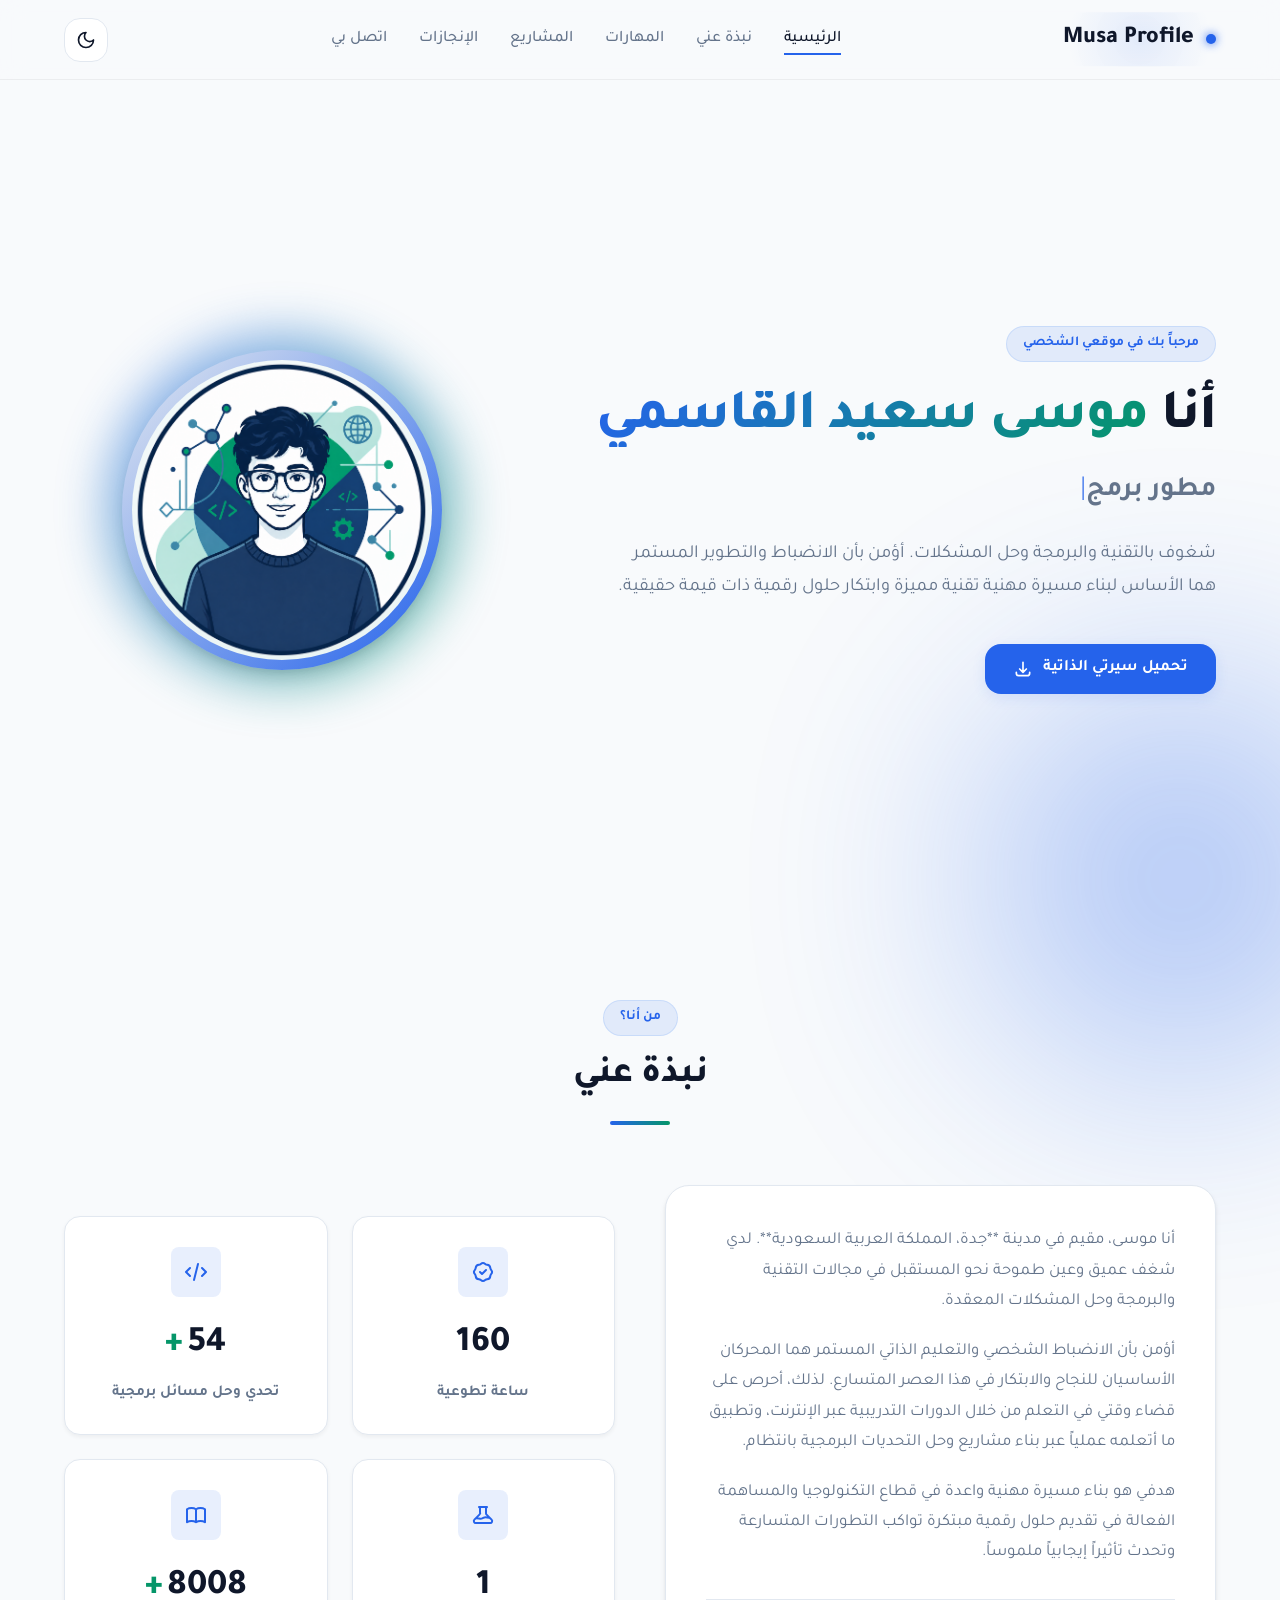
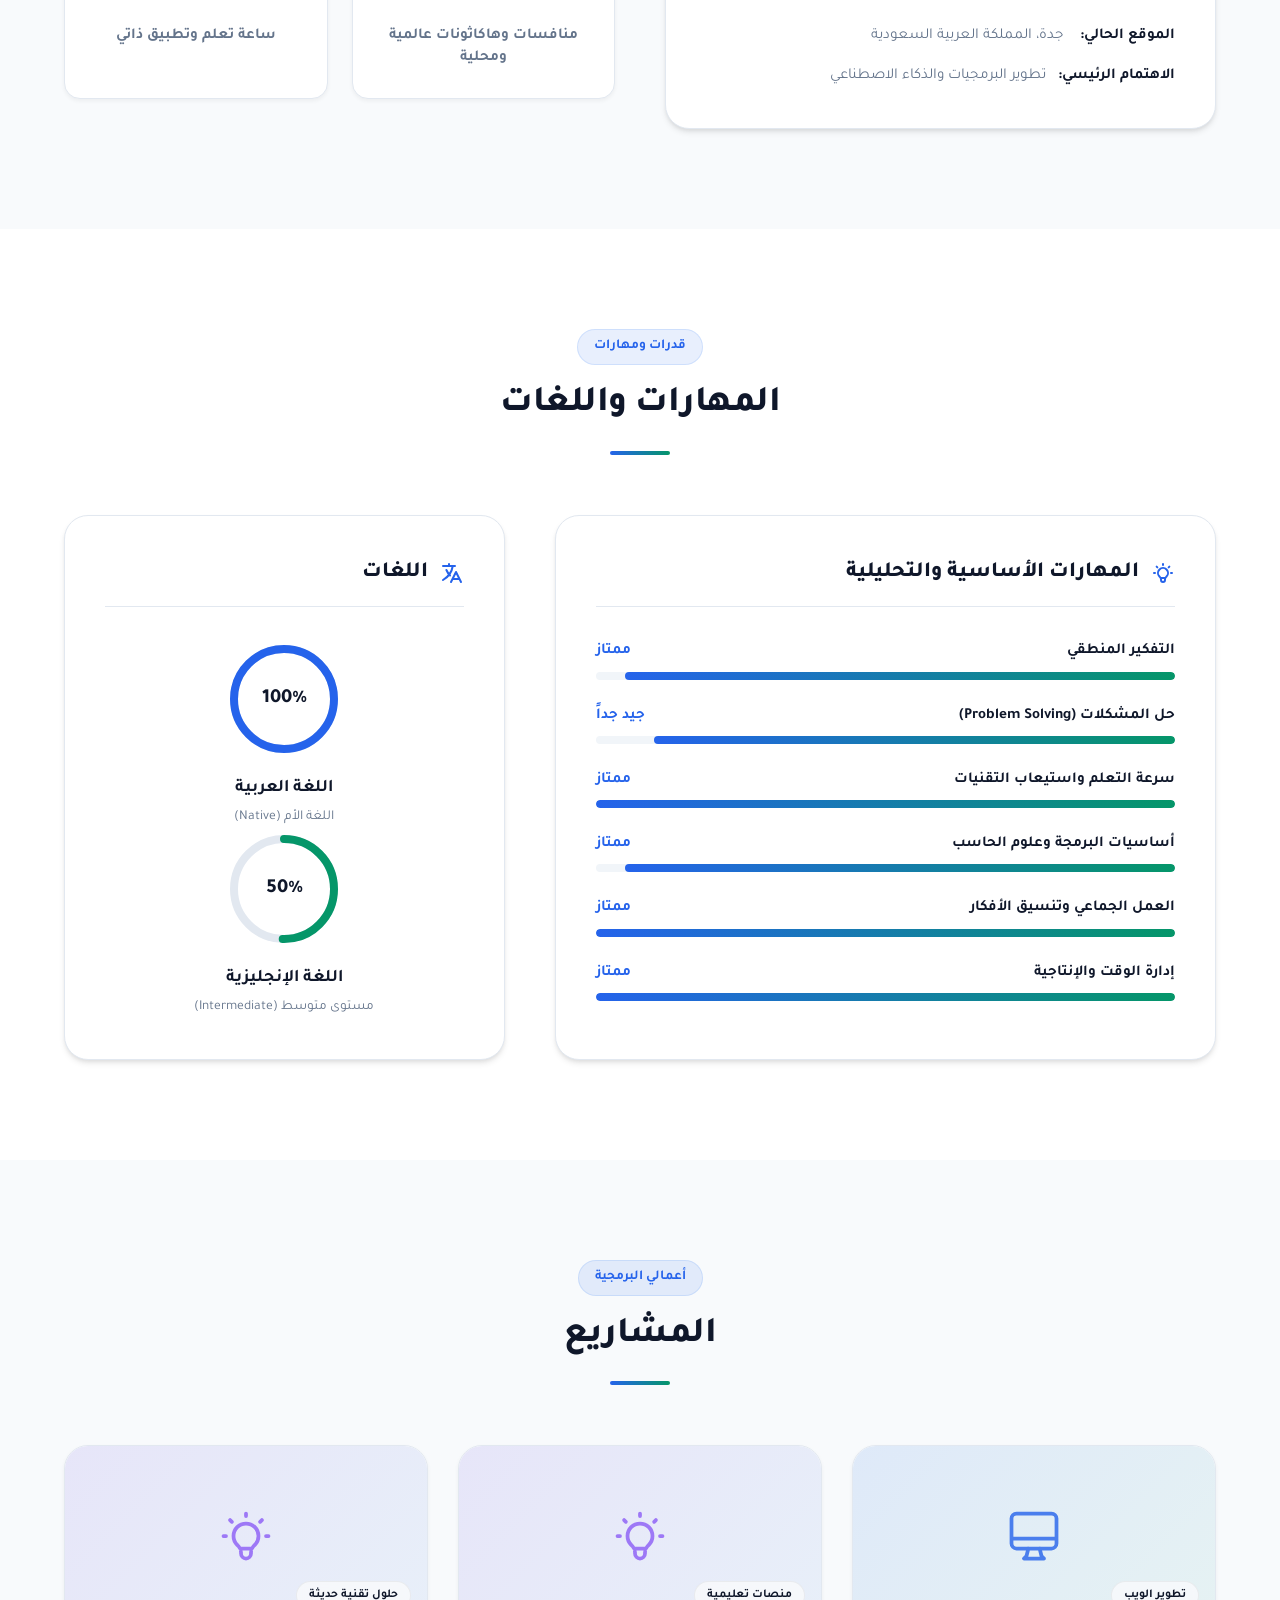
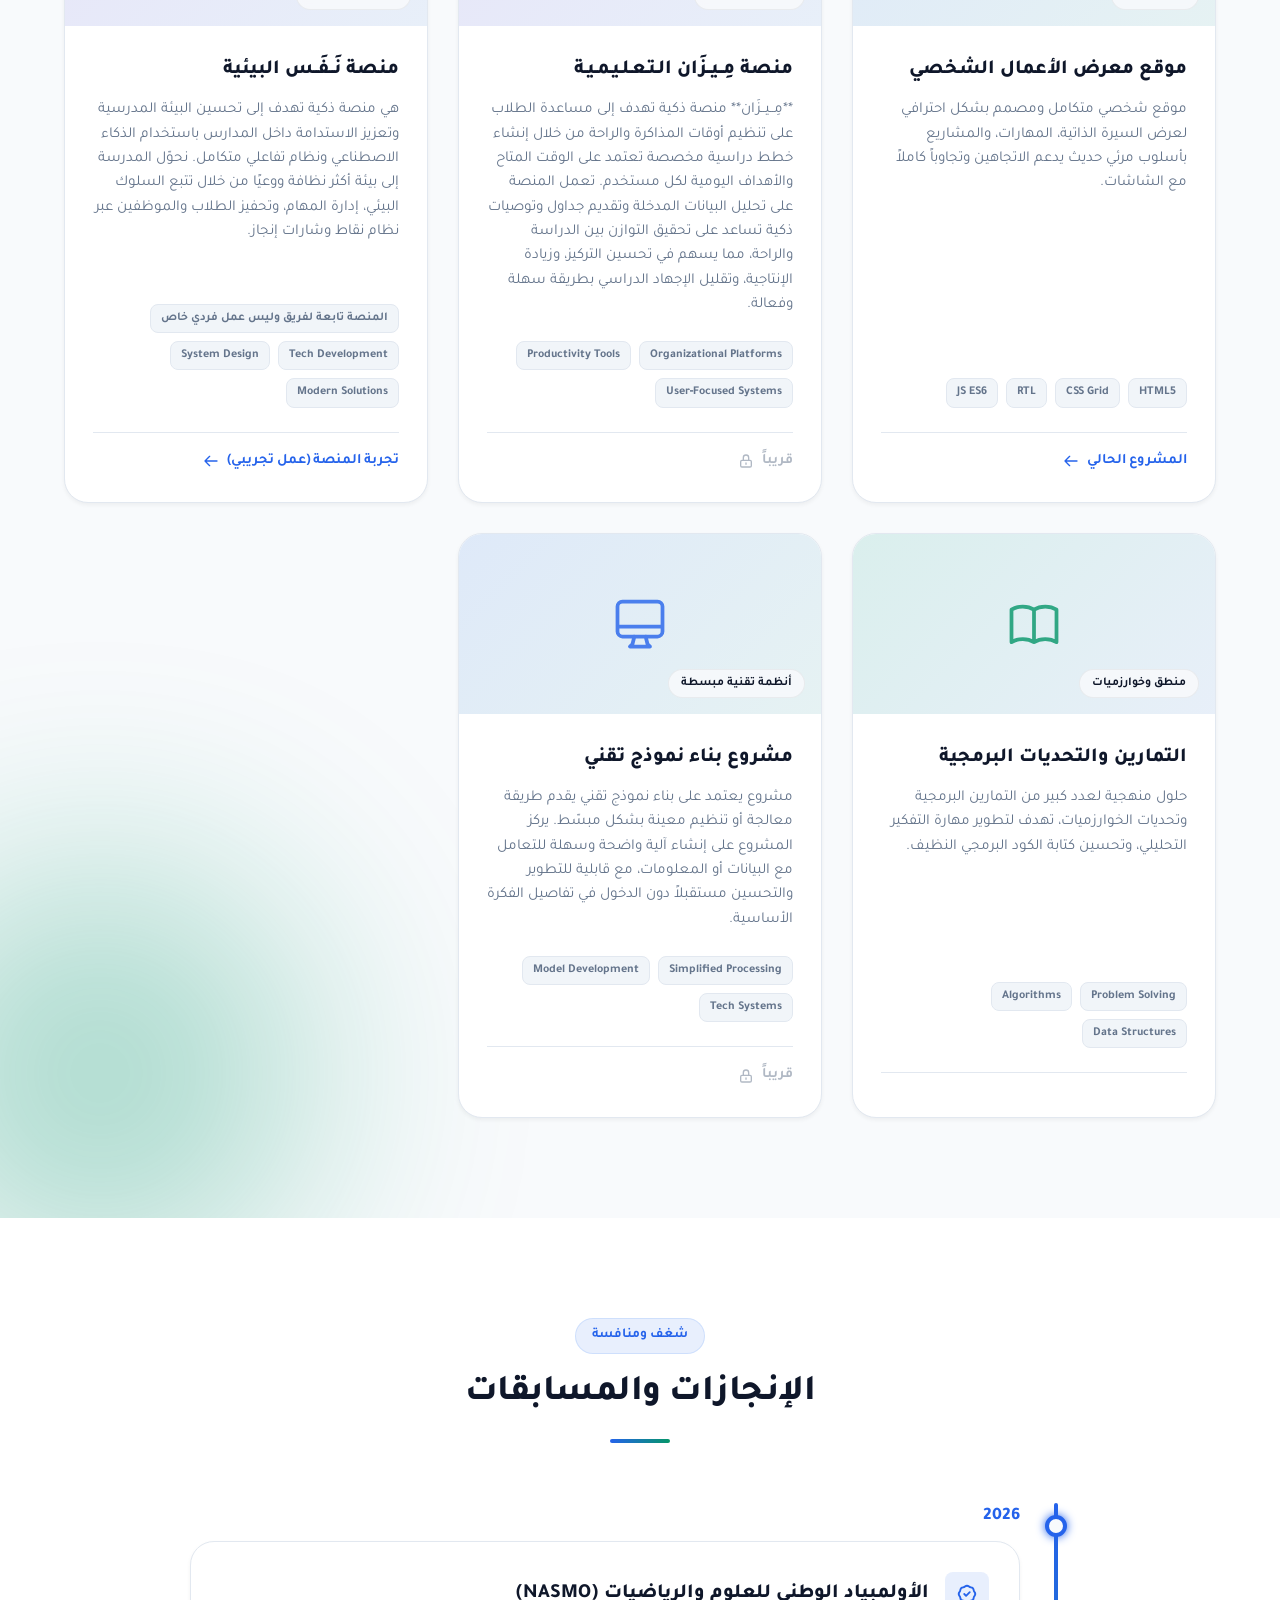
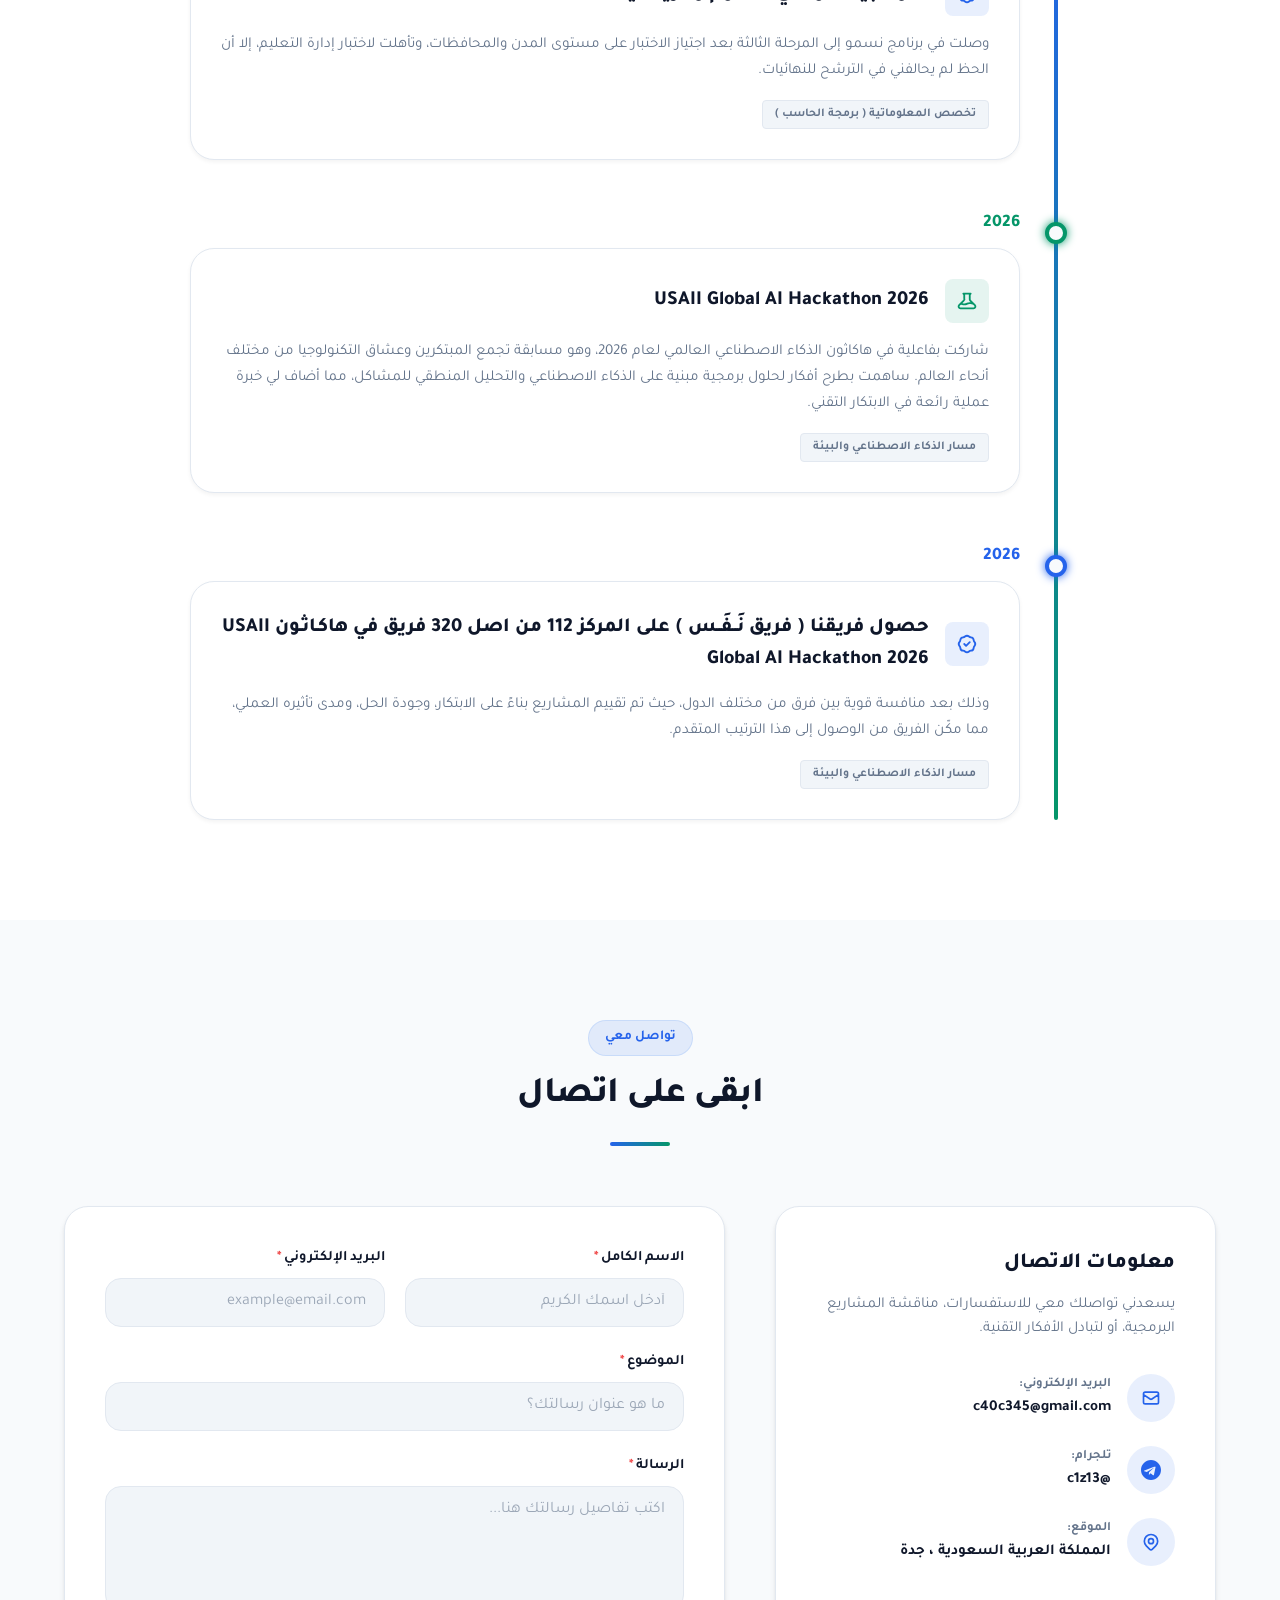
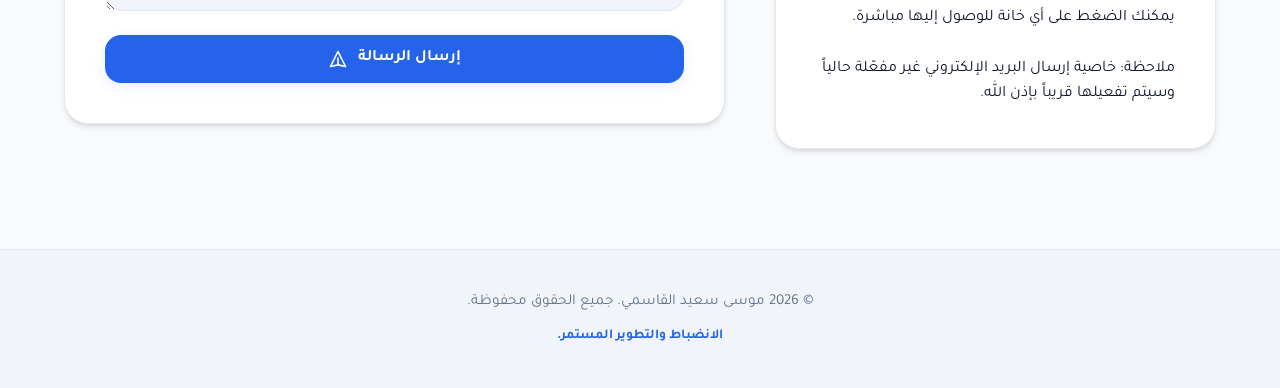
<file: index.html>
<!DOCTYPE html>
<html lang="ar" dir="rtl">
<head>
    <meta charset="UTF-8">
    <meta name="viewport" content="width=device-width, initial-scale=1.0">
    <meta name="description" content="الموقع التعريفي الرسمي لموسى سعيد القاسمي - مطور وشغوف بالتقنية. استعرض مهاراتي البرمجية ومشاريعي التقنية وإنجازاتي مثل أولمبياد الرياضيات الوطني وهاكاثون الذكاء الاصطناعي العالمي.">
    <meta name="keywords" content="موسى القاسمي, موسى سعيد القاسمي, مطور برمجيات, معرض أعمال, جدة, السعودية, أولمبياد الرياضيات, هاكاثون الذكاء الاصطناعي, تصميم مواقع">
    <meta name="author" content="موسى سعيد القاسمي">
    
    <!-- Open Graph / Facebook -->
    <meta property="og:type" content="website">
    <meta property="og:title" content="موسى سعيد القاسمي | مطور وشغوف بالتقنية">
    <meta property="og:description" content="الموقع الشخصي لموسى سعيد القاسمي لعرض المهارات، المشاريع، والإنجازات التقنية.">
    <meta property="og:image" content="assets/profile.png">
    
    <title>موسى سعيد القاسمي | مطور وشغوف بالتقنية</title>
    
    <!-- Google Fonts - Tajawal -->
    <link rel="preconnect" href="https://fonts.googleapis.com">
    <link rel="preconnect" href="https://fonts.gstatic.com" crossorigin>
    <link href="https://fonts.googleapis.com/css2?family=Tajawal:wght@300;400;500;700;800&display=swap" rel="stylesheet">
    
    <!-- App Styles -->
    <link rel="stylesheet" href="style.css">

    <link rel="stylesheet" href="https://cdnjs.cloudflare.com/ajax/libs/font-awesome/6.5.0/css/all.min.css">
    
</head>
<body class="dark-theme">
    
    <!-- Background Blur Decorative Elements -->
    <div class="bg-blur bg-blur-1"></div>
    <div class="bg-blur bg-blur-2"></div>

    <!-- Header & Navigation -->
    <header id="main-header" class="header">
        <div class="container header-container">
            <a href="#home" class="logo" id="logo-link">
                <span class="logo-dot"></span>Musa Profile
            </a>
            
            <nav class="nav-menu" id="nav-menu">
                <ul class="nav-list">
                    <li><a href="#home" class="nav-link active">الرئيسية</a></li>
                    <li><a href="#about" class="nav-link">نبذة عني</a></li>
                    <li><a href="#skills" class="nav-link">المهارات</a></li>
                    <li><a href="#projects" class="nav-link">المشاريع</a></li>
                    <li><a href="#achievements" class="nav-link">الإنجازات</a></li>
                    <li><a href="#contact" class="nav-link">اتصل بي</a></li>
                </ul>
            </nav>
            
            <div class="header-actions">
                <!-- Theme Toggle Button -->
                <button id="theme-toggle" class="theme-toggle-btn" aria-label="تبديل المظهر">
                    <!-- Sun Icon (shown in dark theme) -->
                    <svg class="sun-icon" xmlns="http://www.w3.org/2000/svg" viewBox="0 0 24 24" fill="none" stroke="currentColor" stroke-width="2" stroke-linecap="round" stroke-linejoin="round">
                        <circle cx="12" cy="12" r="4"></circle>
                        <path d="M12 2v2M12 20v2M4.93 4.93l1.41 1.41M17.66 17.66l1.41 1.41M2 12h2M20 12h2M6.34 17.66l-1.41 1.41M19.07 4.93l-1.41 1.41"></path>
                    </svg>
                    <!-- Moon Icon (shown in light theme) -->
                    <svg class="moon-icon" xmlns="http://www.w3.org/2000/svg" viewBox="0 0 24 24" fill="none" stroke="currentColor" stroke-width="2" stroke-linecap="round" stroke-linejoin="round">
                        <path d="M12 3a6 6 0 0 0 9 9 9 9 0 1 1-9-9Z"></path>
                    </svg>
                </button>
                
                <!-- Mobile Menu Button -->
                <button id="mobile-menu-btn" class="mobile-menu-toggle" aria-label="القائمة الرئيسية" aria-expanded="false">
                    <span class="bar"></span>
                    <span class="bar"></span>
                    <span class="bar"></span>
                </button>
            </div>
        </div>
    </header>

    <main>
        <!-- Hero Section -->
        <section id="home" class="hero">
            <div class="container hero-container">
                <div class="hero-content">
                    <span class="badge hero-badge">مرحباً بك في موقعي الشخصي</span>
                    <h1 class="hero-title">
                        أنا <span class="text-gradient">موسى سعيد القاسمي</span>
                    </h1>
                    <h2 class="hero-subtitle">
                        <span id="typewriter" class="typewriter"></span><span class="cursor">|</span>
                    </h2>
                    <p class="hero-description">
                        شغوف بالتقنية والبرمجة وحل المشكلات. أؤمن بأن الانضباط والتطوير المستمر هما الأساس لبناء مسيرة مهنية تقنية مميزة وابتكار حلول رقمية ذات قيمة حقيقية.
                    </p>
                    
                    <div class="hero-cta">
                        
                        <a href="Musa-Saeed-AlQasimi-CV.pdf" download="Musa_Saeed_AlQasimi_CV.pdf" class="btn btn-primary" id="download-cv-btn">
                            تحميل سيرتي الذاتية
                            <svg class="btn-icon" xmlns="http://www.w3.org/2000/svg" fill="none" viewBox="0 0 24 24" stroke="currentColor" stroke-width="2">
                                <path stroke-linecap="round" stroke-linejoin="round" d="M4 16v1a3 3 0 003 3h10a3 3 0 003-3v-1m-4-4l-4 4m0 0l-4-4m4 4V4" />
                            </svg>
                        </a>
                    </div>
                </div>
                
                <div class="hero-image-container">
                    <div class="image-wrapper">
                        <div class="glow-bg"></div>
                        <img src="profile.png" alt="موسى سعيد القاسمي" class="hero-image" id="profile-img">
                    </div>
                </div>
            </div>
        </section>

        <!-- About Me Section -->
        <section id="about" class="about section-padding">
            <div class="container">
                <div class="section-header">
                    <span class="badge">من أنا؟</span>
                    <h2 class="section-title">نبذة عني</h2>
                    <div class="title-underline"></div>
                </div>
                
                <div class="about-grid">
                    <div class="about-text-card">
                        <p class="about-paragraph">
                            أنا موسى، مقيم في مدينة **جدة، المملكة العربية السعودية**. لدي شغف عميق وعين طموحة نحو المستقبل في مجالات التقنية والبرمجة وحل المشكلات المعقدة.
                        </p>
                        <p class="about-paragraph">
                            أؤمن بأن الانضباط الشخصي والتعليم الذاتي المستمر هما المحركان الأساسيان للنجاح والابتكار في هذا العصر المتسارع. لذلك، أحرص على قضاء وقتي في التعلم من خلال الدورات التدريبية عبر الإنترنت، وتطبيق ما أتعلمه عملياً عبر بناء مشاريع وحل التحديات البرمجية بانتظام.
                        </p>
                        <p class="about-paragraph">
                            هدفي هو بناء مسيرة مهنية واعدة في قطاع التكنولوجيا والمساهمة الفعالة في تقديم حلول رقمية مبتكرة تواكب التطورات المتسارعة وتحدث تأثيراً إيجابياً ملموساً.
                        </p>
                        
                        <div class="info-meta-grid">
                            <div class="info-item">
                                <span class="info-label">الموقع الحالي:</span>
                                <span class="info-value">جدة، المملكة العربية السعودية</span>
                            </div>
                            <div class="info-item">
                                <span class="info-label">الاهتمام الرئيسي:</span>
                                <span class="info-value">تطوير البرمجيات والذكاء الاصطناعي</span>
                            </div>
                        </div>
                    </div>
                    
                    <!-- Stats Grid -->
                    <div class="stats-grid">
                        <div class="stat-card" data-stat-target="160">
                            <div class="stat-icon-wrapper">
                                <svg xmlns="http://www.w3.org/2000/svg" fill="none" viewBox="0 0 24 24" stroke="currentColor" class="stat-icon">
                                    <path stroke-linecap="round" stroke-linejoin="round" stroke-width="2" d="M9 12l2 2 4-4M7.835 4.697a3.42 3.42 0 001.946-.806 3.42 3.42 0 014.438 0 3.42 3.42 0 001.946.806 3.42 3.42 0 013.138 3.138 3.42 3.42 0 00.806 1.946 3.42 3.42 0 010 4.438 3.42 3.42 0 00-.806 1.946 3.42 3.42 0 01-3.138 3.138 3.42 3.42 0 00-1.946.806 3.42 3.42 0 01-4.438 0 3.42 3.42 0 00-1.946-.806 3.42 3.42 0 01-3.138-3.138 3.42 3.42 0 00-.806-1.946 3.42 3.42 0 010-4.438 3.42 3.42 0 00.806-1.946 3.42 3.42 0 013.138-3.138z" />
                                </svg>
                            </div>
                            <div class="stat-number-wrapper">
                                <span class="stat-number">0</span>
                            </div>
                            <h3 class="stat-title">ساعة تطوعية</h3>
                        </div>
                        
                        <div class="stat-card" data-stat-target="78">
                            <div class="stat-icon-wrapper">
                                <svg xmlns="http://www.w3.org/2000/svg" fill="none" viewBox="0 0 24 24" stroke="currentColor" class="stat-icon">
                                    <path stroke-linecap="round" stroke-linejoin="round" stroke-width="2" d="M10 20l4-16m4 4l4 4-4 4M6 16l-4-4 4-4" />
                                </svg>
                            </div>
                            <div class="stat-number-wrapper">
                                <span class="stat-number">0</span>
                                <span class="stat-plus">+</span>
                            </div>
                            <h3 class="stat-title">تحدي وحل مسائل برمجية</h3>
                        </div>

                        <div class="stat-card" data-stat-target="2">
                            <div class="stat-icon-wrapper">
                                <svg xmlns="http://www.w3.org/2000/svg" fill="none" viewBox="0 0 24 24" stroke="currentColor" class="stat-icon">
                                    <path stroke-linecap="round" stroke-linejoin="round" stroke-width="2" d="M19.428 15.428a2 2 0 00-1.022-.547l-2.387-.477a6 6 0 00-3.86.517l-.318.158a6 6 0 01-3.86.517L6.05 15.21a2 2 0 00-1.806.547M8 4h8l-1 1v5.172a2 2 0 00.586 1.414l5 5c1.26 1.26.367 3.414-1.415 3.414H4.828c-1.782 0-2.674-2.154-1.414-3.414l5-5A2 2 0 009 9.172V5L8 4z" />
                                </svg>
                            </div>
                            <div class="stat-number-wrapper">
                                <span class="stat-number">0</span>
                            </div>
                            <h3 class="stat-title">منافسات وهاكاثونات عالمية ومحلية</h3>
                        </div>

                        <div class="stat-card" data-stat-target="8760">
                            <div class="stat-icon-wrapper">
                                <svg xmlns="http://www.w3.org/2000/svg" fill="none" viewBox="0 0 24 24" stroke="currentColor" class="stat-icon">
                                    <path stroke-linecap="round" stroke-linejoin="round" stroke-width="2" d="M12 6.253v13m0-13C10.832 5.477 9.246 5 7.5 5S4.168 5.477 3 6.253v13C4.168 18.477 5.754 18 7.5 18s3.332.477 4.5 1.253m0-13C13.168 5.477 14.754 5 16.5 5c1.747 0 3.332.477 4.5 1.253v13C19.832 18.477 18.247 18 16.5 18c-1.746 0-3.332.477-4.5 1.253" />
                                </svg>
                            </div>
                            <div class="stat-number-wrapper">
                                <span class="stat-number">0</span>
                                <span class="stat-plus">+</span>
                            </div>
                            <h3 class="stat-title">ساعة تعلم وتطبيق ذاتي</h3>
                        </div>
                    </div>
                </div>
            </div>
        </section>

        <!-- Skills Section -->
        <section id="skills" class="skills section-padding bg-section-alt">
            <div class="container">
                <div class="section-header">
                    <span class="badge">قدرات ومهارات</span>
                    <h2 class="section-title">المهارات واللغات</h2>
                    <div class="title-underline"></div>
                </div>
                
                <div class="skills-wrapper">
                    <!-- Technical & Soft Skills -->
                    <div class="skills-block">
                        <h3 class="block-title">
                            <svg xmlns="http://www.w3.org/2000/svg" fill="none" viewBox="0 0 24 24" stroke="currentColor" class="block-icon">
                                <path stroke-linecap="round" stroke-linejoin="round" stroke-width="2" d="M9.663 17h4.673M12 3v1m6.364 1.636l-.707.707M21 12h-1M4 12H3m3.343-5.657l-.707-.707m2.828 9.9a5 5 0 117.072 0l-.548.547A3.374 3.374 0 0014 18.469V19a2 2 0 11-4 0v-.531c0-.895-.356-1.754-.988-2.386l-.548-.547z" />
                            </svg>
                            المهارات الأساسية والتحليلية
                        </h3>
                        
                        <div class="skills-grid">
                            <div class="skill-item">
                                <div class="skill-info">
                                    <span class="skill-name">التفكير المنطقي</span>
                                    <span class="skill-percentage">ممتاز</span>
                                </div>
                                <div class="skill-bar-bg">
                                    <div class="skill-bar-fill" style="width: 95%;"></div>
                                </div>
                            </div>
                            
                            <div class="skill-item">
                                <div class="skill-info">
                                    <span class="skill-name">حل المشكلات (Problem Solving)</span>
                                    <span class="skill-percentage">جيد جداً</span>
                                </div>
                                <div class="skill-bar-bg">
                                    <div class="skill-bar-fill" style="width: 90%;"></div>
                                </div>
                            </div>
                            
                            <div class="skill-item">
                                <div class="skill-info">
                                    <span class="skill-name">سرعة التعلم واستيعاب التقنيات</span>
                                    <span class="skill-percentage">ممتاز</span>
                                </div>
                                <div class="skill-bar-bg">
                                    <div class="skill-bar-fill" style="width: 100%;"></div>
                                </div>
                            </div>
                            
                            <div class="skill-item">
                                <div class="skill-info">
                                    <span class="skill-name">أساسيات البرمجة وعلوم الحاسب</span>
                                    <span class="skill-percentage">ممتاز</span>
                                </div>
                                <div class="skill-bar-bg">
                                    <div class="skill-bar-fill" style="style-bar: 90%; width: 95%;"></div>
                                </div>
                            </div>
                            
                            <div class="skill-item">
                                <div class="skill-info">
                                    <span class="skill-name">العمل الجماعي وتنسيق الأفكار</span>
                                    <span class="skill-percentage">ممتاز</span>
                                </div>
                                <div class="skill-bar-bg">
                                    <div class="skill-bar-fill" style="width: 100%;"></div>
                                </div>
                            </div>
                            
                            <div class="skill-item">
                                <div class="skill-info">
                                    <span class="skill-name">إدارة الوقت والإنتاجية</span>
                                    <span class="skill-percentage">ممتاز</span>
                                </div>
                                <div class="skill-bar-bg">
                                    <div class="skill-bar-fill" style="width: 100%;"></div>
                                </div>
                            </div>
                        </div>
                    </div>
                    
                    <!-- Languages & Strengths -->
                    <div class="skills-block">
                        <h3 class="block-title">
                            <svg xmlns="http://www.w3.org/2000/svg" fill="none" viewBox="0 0 24 24" stroke="currentColor" class="block-icon">
                                <path stroke-linecap="round" stroke-linejoin="round" stroke-width="2" d="M3 5h12M9 3v2m1.048 9.5A18.022 18.022 0 016.412 9m6.088 9h7M11 21l5-10 5 10M12.751 5C11.783 11.37 7.361 16.5 3 19" />
                            </svg>
                            اللغات
                        </h3>
                        
                        <div class="">
                            <div class="lang-card">
                                <div class="lang-circle-wrapper">
                                    <svg class="progress-ring" width="120" height="120">
                                        <circle class="progress-ring-circle-bg" stroke="var(--border-color)" stroke-width="8" fill="transparent" r="50" cx="60" cy="60"/>
                                        <circle class="progress-ring-circle-fill" stroke="var(--primary-color)" stroke-width="8" fill="transparent" r="50" cx="60" cy="60" style="stroke-dasharray: 314.16; stroke-dashoffset: 0;"/>
                                    </svg>
                                    <span class="lang-percent">100%</span>
                                </div>
                                <h4 class="lang-title">اللغة العربية</h4>
                                <p class="lang-subtitle">اللغة الأم (Native)</p>
                            </div>
                            
                            <div class="lang-card">
                                <div class="lang-circle-wrapper">
                                    <svg class="progress-ring" width="120" height="120">
                                        <circle class="progress-ring-circle-bg" stroke="var(--border-color)" stroke-width="8" fill="transparent" r="50" cx="60" cy="60"/>
                                        <circle class="progress-ring-circle-fill" stroke="var(--accent-color)" stroke-width="8" fill="transparent" r="50" cx="60" cy="60" style="stroke-dasharray: 314.16; stroke-dashoffset: 156;"/>
                                    </svg>
                                    <span class="lang-percent">50%</span>
                                </div>
                                <h4 class="lang-title">اللغة الإنجليزية</h4>
                                <p class="lang-subtitle">مستوى متوسط (Intermediate)</p>
                            </div>
                        </div>
                    </div>
                </div>
            </div>
        </section>

        <!-- Projects Section -->
        <section id="projects" class="projects section-padding">
            <div class="container">
                <div class="section-header">
                    <span class="badge">أعمالي البرمجية</span>
                    <h2 class="section-title">المشاريع</h2>
                    <div class="title-underline"></div>
                </div>
                
                <div class="projects-grid">
                    <!-- Project 1 -->
                    <article class="project-card">
                        <div class="project-media">
                            <!-- Code Icon Illustration -->
                            <div class="project-placeholder-media">
                                <svg xmlns="http://www.w3.org/2000/svg" fill="none" viewBox="0 0 24 24" stroke="currentColor" class="media-icon">
                                    <path stroke-linecap="round" stroke-linejoin="round" stroke-width="1.5" d="M9.75 17L9 20l-1 1h8l-1-1-.75-3M3 13h18M5 17h14a2 2 0 002-2V5a2 2 0 00-2-2H5a2 2 0 00-2 2v10a2 2 0 002 2z" />
                                </svg>
                            </div>
                            <span class="project-category">تطوير الويب</span>
                        </div>
                        <div class="project-content">
                            <h3 class="project-title">موقع معرض الأعمال الشخصي</h3>
                            <p class="project-description">
                                موقع شخصي متكامل ومصمم بشكل احترافي لعرض السيرة الذاتية، المهارات، والمشاريع بأسلوب مرئي حديث يدعم الاتجاهين وتجاوباً كاملاً مع الشاشات.
                            </p>
                            <div class="project-tags">
                                <span class="tag">HTML5</span>
                                <span class="tag">CSS Grid</span>
                                <span class="tag">RTL</span>
                                <span class="tag">JS ES6</span>
                            </div>
                            <div class="project-links">
                                <a href="#home" class="project-link-btn active-link">
                                    المشروع الحالي
                                    <svg xmlns="http://www.w3.org/2000/svg" fill="none" viewBox="0 0 24 24" stroke="currentColor" class="link-arrow">
                                        <path stroke-linecap="round" stroke-linejoin="round" stroke-width="2" d="M10 19l-7-7m0 0l7-7m-7 7h18" />
                                    </svg>
                                </a>
                            </div>
                        </div>
                    </article>

                    <!-- Project 2 مِيزَان -->
                    <article class="project-card">
                        <div class="project-media">
                            <div class="project-placeholder-media tech-media">
                                <svg xmlns="http://www.w3.org/2000/svg" fill="none" viewBox="0 0 24 24" stroke="currentColor" class="media-icon">
                                    <path stroke-linecap="round" stroke-linejoin="round" stroke-width="1.5" d="M9.663 17h4.673M12 3v1m6.364 1.636l-.707.707M21 12h-1M4 12H3m3.343-5.657l-.707-.707m2.828 9.9a5 5 0 117.072 0l-.548.547A3.374 3.374 0 0014 18.469V19a2 2 0 11-4 0v-.531c0-.895-.356-1.754-.988-2.386l-.548-.547z" />
                                </svg>
                            </div>
                            <span class="project-category">منصات تعليمية</span>
                        </div>
                        <div class="project-content">
                            <h3 class="project-title">منصة مِــيــزَان الـتـعـلـيـمـيـة</h3>
                            <p class="project-description">
                                **مِــيــزَان** منصة ذكية تهدف إلى مساعدة الطلاب على تنظيم أوقات المذاكرة والراحة من خلال إنشاء خطط دراسية مخصصة تعتمد على الوقت المتاح والأهداف اليومية لكل مستخدم. تعمل المنصة على تحليل البيانات المدخلة وتقديم جداول وتوصيات ذكية تساعد على تحقيق التوازن بين الدراسة والراحة، مما يسهم في تحسين التركيز، وزيادة الإنتاجية، وتقليل الإجهاد الدراسي بطريقة سهلة وفعالة.

                            </p>
                            <div class="project-tags">
                                <span class="tag">Organizational Platforms</span>
                                <span class="tag">Productivity Tools</span>
                                <span class="tag">User‑Focused Systems</span>
                            </div>
                            <div class="project-links">
                                 <span class="project-link-btn disabled-btn">
                                    قريباً
                                    <svg xmlns="http://www.w3.org/2000/svg" fill="none" viewBox="0 0 24 24" stroke="currentColor" class="link-arrow">
                                        <path stroke-linecap="round" stroke-linejoin="round" stroke-width="2" d="M12 15v2m-6 4h12a2 2 0 002-2v-6a2 2 0 00-2-2H6a2 2 0 00-2 2v6a2 2 0 002 2zm10-10V7a4 4 0 00-8 0v4h8z" />
                                    </svg>
                                </span>
                                <!-- Phone
                                <a href="https://musa-mizan.netlify.app" class="project-link-btn active-link">
                                    انتقل للمنصة
                                    <svg xmlns="http://www.w3.org/2000/svg" fill="none" viewBox="0 0 24 24" stroke="currentColor" class="link-arrow">
                                        <path stroke-linecap="round" stroke-linejoin="round" stroke-width="2" d="M10 19l-7-7m0 0l7-7m-7 7h18" />
                                    </svg>
                                </a>
                            -->
                            </div>
                        </div>
                    </article>


                    <!-- Project 4 نَفَس -->
                    <article class="project-card">
                        <div class="project-media">
                            <div class="project-placeholder-media tech-media">
                                <svg xmlns="http://www.w3.org/2000/svg" fill="none" viewBox="0 0 24 24" stroke="currentColor" class="media-icon">
                                    <path stroke-linecap="round" stroke-linejoin="round" stroke-width="1.5" d="M9.663 17h4.673M12 3v1m6.364 1.636l-.707.707M21 12h-1M4 12H3m3.343-5.657l-.707-.707m2.828 9.9a5 5 0 117.072 0l-.548.547A3.374 3.374 0 0014 18.469V19a2 2 0 11-4 0v-.531c0-.895-.356-1.754-.988-2.386l-.548-.547z" />
                                </svg>
                            </div>
                            <span class="project-category">حلول تقنية حديثة</span>
                        </div>
                        <div class="project-content">
                            <h3 class="project-title">منصة نَــفَــس البيئية</h3>
                            <p class="project-description">
                                هي منصة ذكية تهدف إلى تحسين البيئة المدرسية وتعزيز الاستدامة داخل المدارس باستخدام الذكاء الاصطناعي ونظام تفاعلي متكامل.

                                نحوّل المدرسة إلى بيئة أكثر نظافة ووعيًا من خلال تتبع السلوك البيئي، إدارة المهام، وتحفيز الطلاب والموظفين عبر نظام نقاط وشارات إنجاز.                            </p>
                            <div class="project-tags">
                                <span class="tag">المنصة تابعة لفريق وليس عمل فردي خاص </span>
                                <span class="tag">Tech Development</span>
                                <span class="tag">System Design</span>
                                <span class="tag">Modern Solutions</span>
                            </div>
                            <div class="project-links">
                                <a href="https://nafas-ai-sustainabil-kkt6.bolt.host/#problem" class="project-link-btn active-link">
                                    تجربة المنصة (عمل تجريبي)
                                    <svg xmlns="http://www.w3.org/2000/svg" fill="none" viewBox="0 0 24 24" stroke="currentColor" class="link-arrow">
                                        <path stroke-linecap="round" stroke-linejoin="round" stroke-width="2" d="M10 19l-7-7m0 0l7-7m-7 7h18" />
                                    </svg>
                                </a>
                            </div>
                        </div>
                    </article>


                    <!-- Project 3 -->
                    <article class="project-card">
                        <div class="project-media">
                            <div class="project-placeholder-media alt-media">
                                <svg xmlns="http://www.w3.org/2000/svg" fill="none" viewBox="0 0 24 24" stroke="currentColor" class="media-icon">
                                    <path stroke-linecap="round" stroke-linejoin="round" stroke-width="1.5" d="M12 6.253v13m0-13C10.832 5.477 9.246 5 7.5 5S4.168 5.477 3 6.253v13C4.168 18.477 5.754 18 7.5 18s3.332.477 4.5 1.253m0-13C13.168 5.477 14.754 5 16.5 5c1.747 0 3.332.477 4.5 1.253v13C19.832 18.477 18.247 18 16.5 18c-1.746 0-3.332.477-4.5 1.253" />
                                </svg>
                            </div>
                            <span class="project-category">منطق وخوارزميات</span>
                        </div>
                        <div class="project-content">
                            <h3 class="project-title">التمارين والتحديات البرمجية</h3>
                            <p class="project-description">
                                حلول منهجية لعدد كبير من التمارين البرمجية وتحديات الخوارزميات، تهدف لتطوير مهارة التفكير التحليلي، وتحسين كتابة الكود البرمجي النظيف.
                            </p>
                            <div class="project-tags">
                                <span class="tag">Problem Solving</span>
                                <span class="tag">Algorithms</span>
                                <span class="tag">Data Structures</span>
                            </div>
                            <div class="project-links">
                                
                            </div>
                        </div>
                    </article>


                    

                    <!-- Project 5 كشف -->
                    <article class="project-card">
                        <div class="project-media">
                            <!-- Code Icon Illustration -->
                            <div class="project-placeholder-media">
                                <svg xmlns="http://www.w3.org/2000/svg" fill="none" viewBox="0 0 24 24" stroke="currentColor" class="media-icon">
                                    <path stroke-linecap="round" stroke-linejoin="round" stroke-width="1.5" d="M9.75 17L9 20l-1 1h8l-1-1-.75-3M3 13h18M5 17h14a2 2 0 002-2V5a2 2 0 00-2-2H5a2 2 0 00-2 2v10a2 2 0 002 2z" />
                                </svg>
                            </div>
                            <span class="project-category">أنظمة تقنية مبسطة</span>
                        </div>
                        <div class="project-content">
                            <h3 class="project-title">مشروع بناء نموذج تقني</h3>
                            <p class="project-description">
                                مشروع يعتمد على بناء نموذج تقني يقدم طريقة معالجة أو تنظيم معينة بشكل مبسّط. يركز المشروع على إنشاء آلية واضحة وسهلة للتعامل مع البيانات أو المعلومات، مع قابلية للتطوير والتحسين مستقبلاً دون الدخول في تفاصيل الفكرة الأساسية.
                            </p>
                            <div class="project-tags">
                                <span class="tag">Simplified Processing</span>
                                <span class="tag">Model Development</span>
                                <span class="tag">Tech Systems</span>
                            </div>
                            <div class="project-links">
                                <span class="project-link-btn disabled-btn">
                                    قريباً
                                    <svg xmlns="http://www.w3.org/2000/svg" fill="none" viewBox="0 0 24 24" stroke="currentColor" class="link-arrow">
                                        <path stroke-linecap="round" stroke-linejoin="round" stroke-width="2" d="M12 15v2m-6 4h12a2 2 0 002-2v-6a2 2 0 00-2-2H6a2 2 0 00-2 2v6a2 2 0 002 2zm10-10V7a4 4 0 00-8 0v4h8z" />
                                    </svg>
                                </span>
                            </div>
                        </div>
                    </article>
                </div>
            </div>
        </section>


        <!-- Achievements Section -->
        <section id="achievements" class="achievements section-padding bg-section-alt">
            <div class="container">
                <div class="section-header">
                    <span class="badge">شغف ومنافسة</span>
                    <h2 class="section-title">الإنجازات والمسابقات</h2>
                    <div class="title-underline"></div>
                </div>
                
                <div class="timeline">
                    <!-- Timeline Item 1 -->
                    <div class="timeline-item">
                        <div class="timeline-dot"></div>
                        <div class="timeline-date">2026</div>
                        <div class="timeline-content">
                            <div class="timeline-header">
                                <div class="timeline-icon-wrapper">
                                    <svg xmlns="http://www.w3.org/2000/svg" fill="none" viewBox="0 0 24 24" stroke="currentColor" class="timeline-icon">
                                        <path stroke-linecap="round" stroke-linejoin="round" stroke-width="2" d="M9 12l2 2 4-4M7.835 4.697a3.42 3.42 0 001.946-.806 3.42 3.42 0 014.438 0 3.42 3.42 0 001.946.806 3.42 3.42 0 013.138 3.138 3.42 3.42 0 00.806 1.946 3.42 3.42 0 010 4.438 3.42 3.42 0 00-.806 1.946 3.42 3.42 0 01-3.138 3.138 3.42 3.42 0 00-1.946.806 3.42 3.42 0 01-4.438 0 3.42 3.42 0 00-1.946-.806 3.42 3.42 0 01-3.138-3.138 3.42 3.42 0 00-.806-1.946 3.42 3.42 0 010-4.438 3.42 3.42 0 00.806-1.946 3.42 3.42 0 013.138-3.138z" />
                                    </svg>
                                </div>
                                <h3 class="timeline-title">الأولمبياد الوطني للعلوم والرياضيات (NASMO)</h3>
                            </div>
                            <p class="timeline-desc">
                               وصلت في برنامج نسمو إلى المرحلة الثالثة بعد اجتياز الاختبار على مستوى المدن والمحافظات، وتأهلت لاختبار إدارة التعليم، إلا أن الحظ لم يحالفني في الترشح للنهائيات.
                            </p>
                            <span class="timeline-badge">تخصص المعلوماتية ( برمجة الحاسب )</span>
                        </div>
                    </div>

                    <!-- Timeline Item 2 -->
                    <div class="timeline-item">
                        <div class="timeline-dot"></div>
                        <div class="timeline-date">2026</div>
                        <div class="timeline-content">
                            <div class="timeline-header">
                                <div class="timeline-icon-wrapper">
                                    <svg xmlns="http://www.w3.org/2000/svg" fill="none" viewBox="0 0 24 24" stroke="currentColor" class="timeline-icon">
                                        <path stroke-linecap="round" stroke-linejoin="round" stroke-width="2" d="M19.428 15.428a2 2 0 00-1.022-.547l-2.387-.477a6 6 0 00-3.86.517l-.318.158a6 6 0 01-3.86.517L6.05 15.21a2 2 0 00-1.806.547M8 4h8l-1 1v5.172a2 2 0 00.586 1.414l5 5c1.26 1.26.367 3.414-1.415 3.414H4.828c-1.782 0-2.674-2.154-1.414-3.414l5-5A2 2 0 009 9.172V5L8 4z" />
                                    </svg>
                                </div>
                                <h3 class="timeline-title">USAII Global AI Hackathon 2026</h3>
                            </div>
                            <p class="timeline-desc">
                                شاركت بفاعلية في هاكاثون الذكاء الاصطناعي العالمي لعام 2026، وهو مسابقة تجمع المبتكرين وعشاق التكنولوجيا من مختلف أنحاء العالم. ساهمت بطرح أفكار لحلول برمجية مبنية على الذكاء الاصطناعي والتحليل المنطقي للمشاكل، مما أضاف لي خبرة عملية رائعة في الابتكار التقني.
                            </p>
                            <span class="timeline-badge">مسار الذكاء الاصطناعي والبيئة</span>
                        </div>
                    </div>

                    <!-- Timeline Item 3 -->
                    <div class="timeline-item">
                        <div class="timeline-dot"></div>
                        <div class="timeline-date">2026</div>
                        <div class="timeline-content">
                            <div class="timeline-header">
                                <div class="timeline-icon-wrapper">
                                    <svg xmlns="http://www.w3.org/2000/svg" fill="none" viewBox="0 0 24 24" stroke="currentColor" class="timeline-icon">
                                        <path stroke-linecap="round" stroke-linejoin="round" stroke-width="2" d="M9 12l2 2 4-4M7.835 4.697a3.42 3.42 0 001.946-.806 3.42 3.42 0 014.438 0 3.42 3.42 0 001.946.806 3.42 3.42 0 013.138 3.138 3.42 3.42 0 00.806 1.946 3.42 3.42 0 010 4.438 3.42 3.42 0 00-.806 1.946 3.42 3.42 0 01-3.138 3.138 3.42 3.42 0 00-1.946.806 3.42 3.42 0 01-4.438 0 3.42 3.42 0 00-1.946-.806 3.42 3.42 0 01-3.138-3.138 3.42 3.42 0 00-.806-1.946 3.42 3.42 0 010-4.438 3.42 3.42 0 00.806-1.946 3.42 3.42 0 013.138-3.138z" />
                                    </svg>
                                </div>
                                <h3 class="timeline-title">حصول فريقنا ( فريق نَــفَــس ) على المركز  112 من اصل 320 فريق في هاكـاثـون USAII Global AI Hackathon 2026</h3>
                            </div>
                            <p class="timeline-desc">
                               وذلك بعد منافسة قوية بين فرق من مختلف الدول، حيث تم تقييم المشاريع بناءً على الابتكار، وجودة الحل، ومدى تأثيره العملي، مما مكّن الفريق من الوصول إلى هذا الترتيب المتقدم.
                            </p>
                            <span class="timeline-badge">مسار الذكاء الاصطناعي والبيئة</span>
                        </div>
                    </div>
                </div>
            </div>
        </section>

        <!-- Contact Section -->
        <section id="contact" class="contact section-padding">
            <div class="container">
                <div class="section-header">
                    <span class="badge">تواصل معي</span>
                    <h2 class="section-title">ابقى على اتصال</h2>
                    <div class="title-underline"></div>
                </div>
                
                <div class="contact-grid">
                    <!-- Contact Information -->
                    <div class="contact-info-card">
                        <h3 class="card-title">معلومات الاتصال</h3>
                        <p class="card-desc">
                            يسعدني تواصلك معي للاستفسارات، مناقشة المشاريع البرمجية، أو لتبادل الأفكار التقنية.
                        </p>
                        
                        <div class="contact-methods">
                            <!-- Email -->
                            <div class="contact-method-item">
                                <div class="icon-circle">
                                    <svg xmlns="http://www.w3.org/2000/svg" fill="none" viewBox="0 0 24 24" stroke="currentColor" class="contact-icon">
                                        <path stroke-linecap="round" stroke-linejoin="round" stroke-width="2" d="M3 8l7.89 5.26a2 2 0 002.22 0L21 8M5 19h14a2 2 0 002-2V7a2 2 0 00-2-2H5a2 2 0 00-2 2v10a2 2 0 002 2z" />
                                    </svg>
                                </div>
                                <div class="method-details">
                                    <span class="method-label">البريد الإلكتروني:</span>
                                    <a href="mailto:c40c345@gmail.com" class="method-link">c40c345@gmail.com</a>
                                </div>
                            </div>
                            
                            <!-- Telegram -->
                            <div class="contact-method-item">
                                <div class="icon-circle">
                                    <svg xmlns="http://www.w3.org/2000/svg" fill="currentColor" viewBox="0 0 24 24" class="contact-icon">
                                        <path d="M12 0C5.373 0 0 5.373 0 12s5.373 12 12 12 12-5.373 12-12S18.627 0 12 0zm5.562 8.248l-2.008 9.46c-.148.658-.537.818-1.084.508l-3-2.21-1.447 1.394c-.16.16-.295.295-.605.295l.213-3.053 5.56-5.023c.242-.213-.054-.333-.373-.12L6.948 14.41l-2.948-.924c-.64-.2-.653-.64.136-.948l11.54-4.448c.532-.194 1 .13.886.158z"/>
                                    </svg>
                                </div>
                                <div class="method-details">
                                    <span class="method-label">تلجرام:</span>
                                    <a href="https://t.me/c1z13" class="method-link" target="_blank" rel="noopener noreferrer">@c1z13</a>
                                </div>
                            </div>


                            <!-- Phone
                             <div class="contact-method-item">
                                <div class="icon-circle">
                                    <svg xmlns="http://www.w3.org/2000/svg" fill="none" viewBox="0 0 24 24" stroke="currentColor" class="contact-icon">
                                        <path stroke-linecap="round" stroke-linejoin="round" stroke-width="2" d="M3 5a2 2 0 012-2h3.28a1 1 0 01.94.725l.548 2.2a1 1 0 01-.321.988l-1.305.98a10.582 10.582 0 004.872 4.872l.98-1.305a1 1 0 01.988-.321l2.2.548a1 1 0 01.725.94V19a2 2 0 01-2 2h-1C9.716 21 3 14.284 3 6V5z" />
                                    </svg>
                                </div>
                                <div class="method-details">
                                    <span class="method-label">رقم الهاتف:</span>
                                    <a href="tel:+966556745647" class="method-link" dir="ltr">0556745647</a>
                                </div>
                            </div>
                            -->
                            
                            <!-- Location -->
                            <div class="contact-method-item">
                                <div class="icon-circle">
                                    <svg xmlns="http://www.w3.org/2000/svg" fill="none" viewBox="0 0 24 24" stroke="currentColor" class="contact-icon">
                                        <path stroke-linecap="round" stroke-linejoin="round" stroke-width="2" d="M17.657 16.657L13.414 20.9a1.998 1.998 0 01-2.827 0l-4.244-4.243a8 8 0 1111.314 0z" />
                                        <path stroke-linecap="round" stroke-linejoin="round" stroke-width="2" d="M15 11a3 3 0 11-6 0 3 3 0 016 0z" />
                                    </svg>
                                </div>
                                <div class="method-details">
                                    <span class="method-label">الموقع:</span>
                                    <a href="https://maps.app.goo.gl/G8Uv4VcLvg9MQVAF7" class="method-link">المملكة العربية السعودية ، جدة</a>
                                </div>
                            </div>
                            
                        </div>
                        
                        <p class="contact-note">
                            يمكنك الضغط على أي خانة للوصول إليها مباشرة.
                        </p><br>

                        <p class="contact-note">
                           ملاحظة: خاصية إرسال البريد الإلكتروني غير مفعّلة حالياً وسيتم تفعيلها قريباً بإذن الله.
                        </p>
                    </div>
                    
                    <!-- Contact Form -->
                    <div class="contact-form-card">
                        <form id="contact-form" class="contact-form" autocomplete="off">
                            <div class="form-group-row">
                                <div class="form-group">
                                    <label for="contact-name" class="form-label">الاسم الكامل <span class="required">*</span></label>
                                    <input type="text" id="contact-name" name="name" class="form-control" placeholder="أدخل اسمك الكريم" required>
                                </div>
                                <div class="form-group">
                                    <label for="contact-email" class="form-label">البريد الإلكتروني <span class="required">*</span></label>
                                    <input type="email" id="contact-email" name="email" class="form-control" placeholder="example@email.com" required>
                                </div>
                            </div>
                            
                            <div class="form-group">
                                <label for="contact-subject" class="form-label">الموضوع <span class="required">*</span></label>
                                <input type="text" id="contact-subject" name="subject" class="form-control" placeholder="ما هو عنوان رسالتك؟" required>
                            </div>
                            
                            <div class="form-group">
                                <label for="contact-message" class="form-label">الرسالة <span class="required">*</span></label>
                                <textarea id="contact-message" name="message" class="form-control" rows="5" placeholder="اكتب تفاصيل رسالتك هنا..." required></textarea>
                            </div>
                            
                            <button type="submit" class="btn btn-primary btn-submit" id="submit-form-btn">
                                إرسال الرسالة
                                <svg class="btn-icon" xmlns="http://www.w3.org/2000/svg" fill="none" viewBox="0 0 24 24" stroke="currentColor" stroke-width="2">
                                    <path stroke-linecap="round" stroke-linejoin="round" d="M12 19l9 2-9-18-9 18 9-2zm0 0v-8" />
                                </svg>
                            </button>
                        </form>
                    </div>
                </div>
            </div>
        </section>
    </main>

    <!-- Footer -->
    <footer class="footer">
        <div class="container footer-container">
            <p class="copyright">
                &copy; <span id="current-year">2026</span> موسى سعيد القاسمي. جميع الحقوق محفوظة.
            </p>
            <p class="footer-tagline">
                الانضباط والتطوير المستمر.
            </p>
        </div>
    </footer>

    <!-- Toast / Alert Notification (for contact form submit) -->
    <div id="toast" class="toast" role="alert" aria-live="assertive" aria-atomic="true">
        <div class="toast-content">
            <div class="toast-icon-wrapper">
                <svg xmlns="http://www.w3.org/2000/svg" fill="none" viewBox="0 0 24 24" stroke="currentColor" class="toast-icon">
                    <path stroke-linecap="round" stroke-linejoin="round" stroke-width="2.5" d="M5 13l4 4L19 7" />
                </svg>
            </div>
            <div class="toast-text">
                <h4 class="toast-title" id="toast-title-text">تم الإرسال بنجاح!</h4>
                <p class="toast-desc" id="toast-desc-text">شكراً لك، سأتواصل معك قريباً.</p>
            </div>
        </div>
    </div>

    <!-- Scroll To Top Button -->
    <button id="scroll-to-top" class="scroll-to-top-btn" aria-label="الذهاب لأعلى الصفحة">
        <svg xmlns="http://www.w3.org/2000/svg" fill="none" viewBox="0 0 24 24" stroke="currentColor" stroke-width="2.5">
            <path stroke-linecap="round" stroke-linejoin="round" d="M5 10l7-7m0 0l7 7m-7-7v18" />
        </svg>
    </button>

    <!-- Scripts -->
    <script src="script.js"></script>
</body>
</html>
</file>
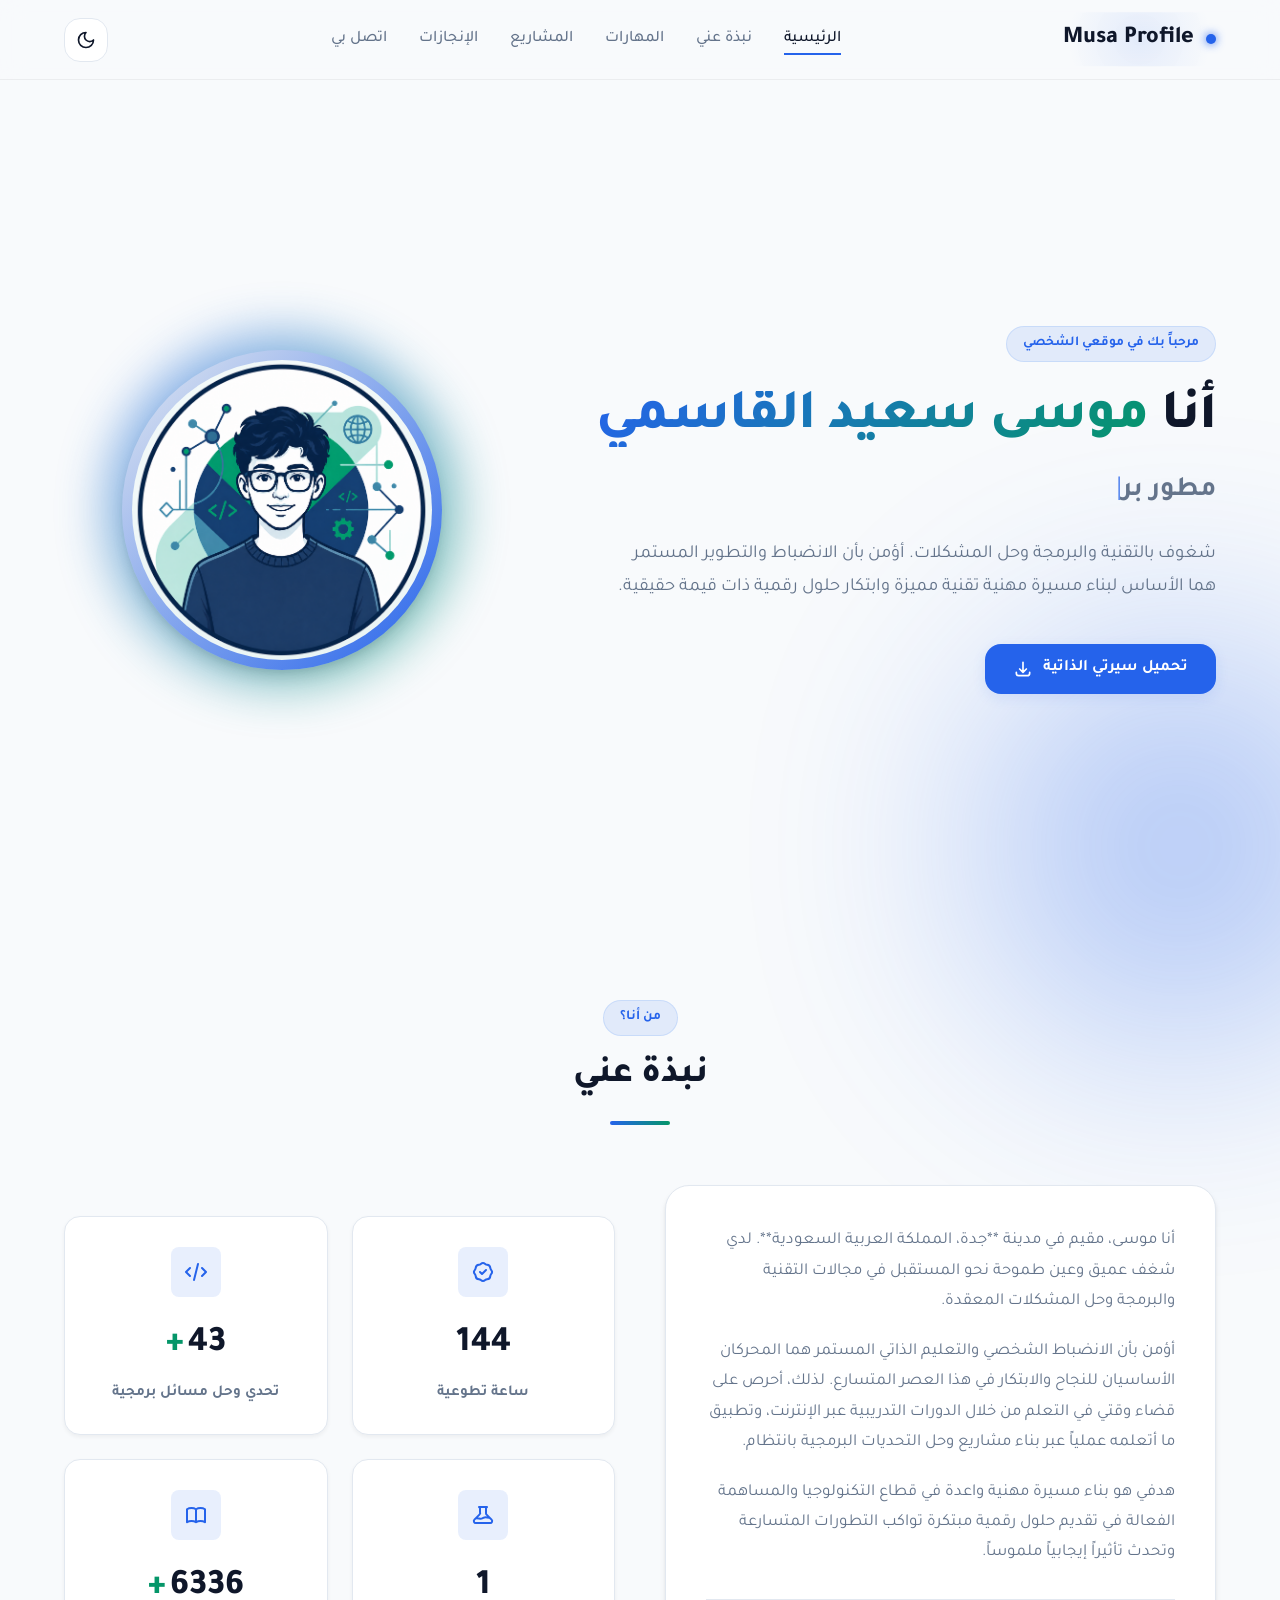
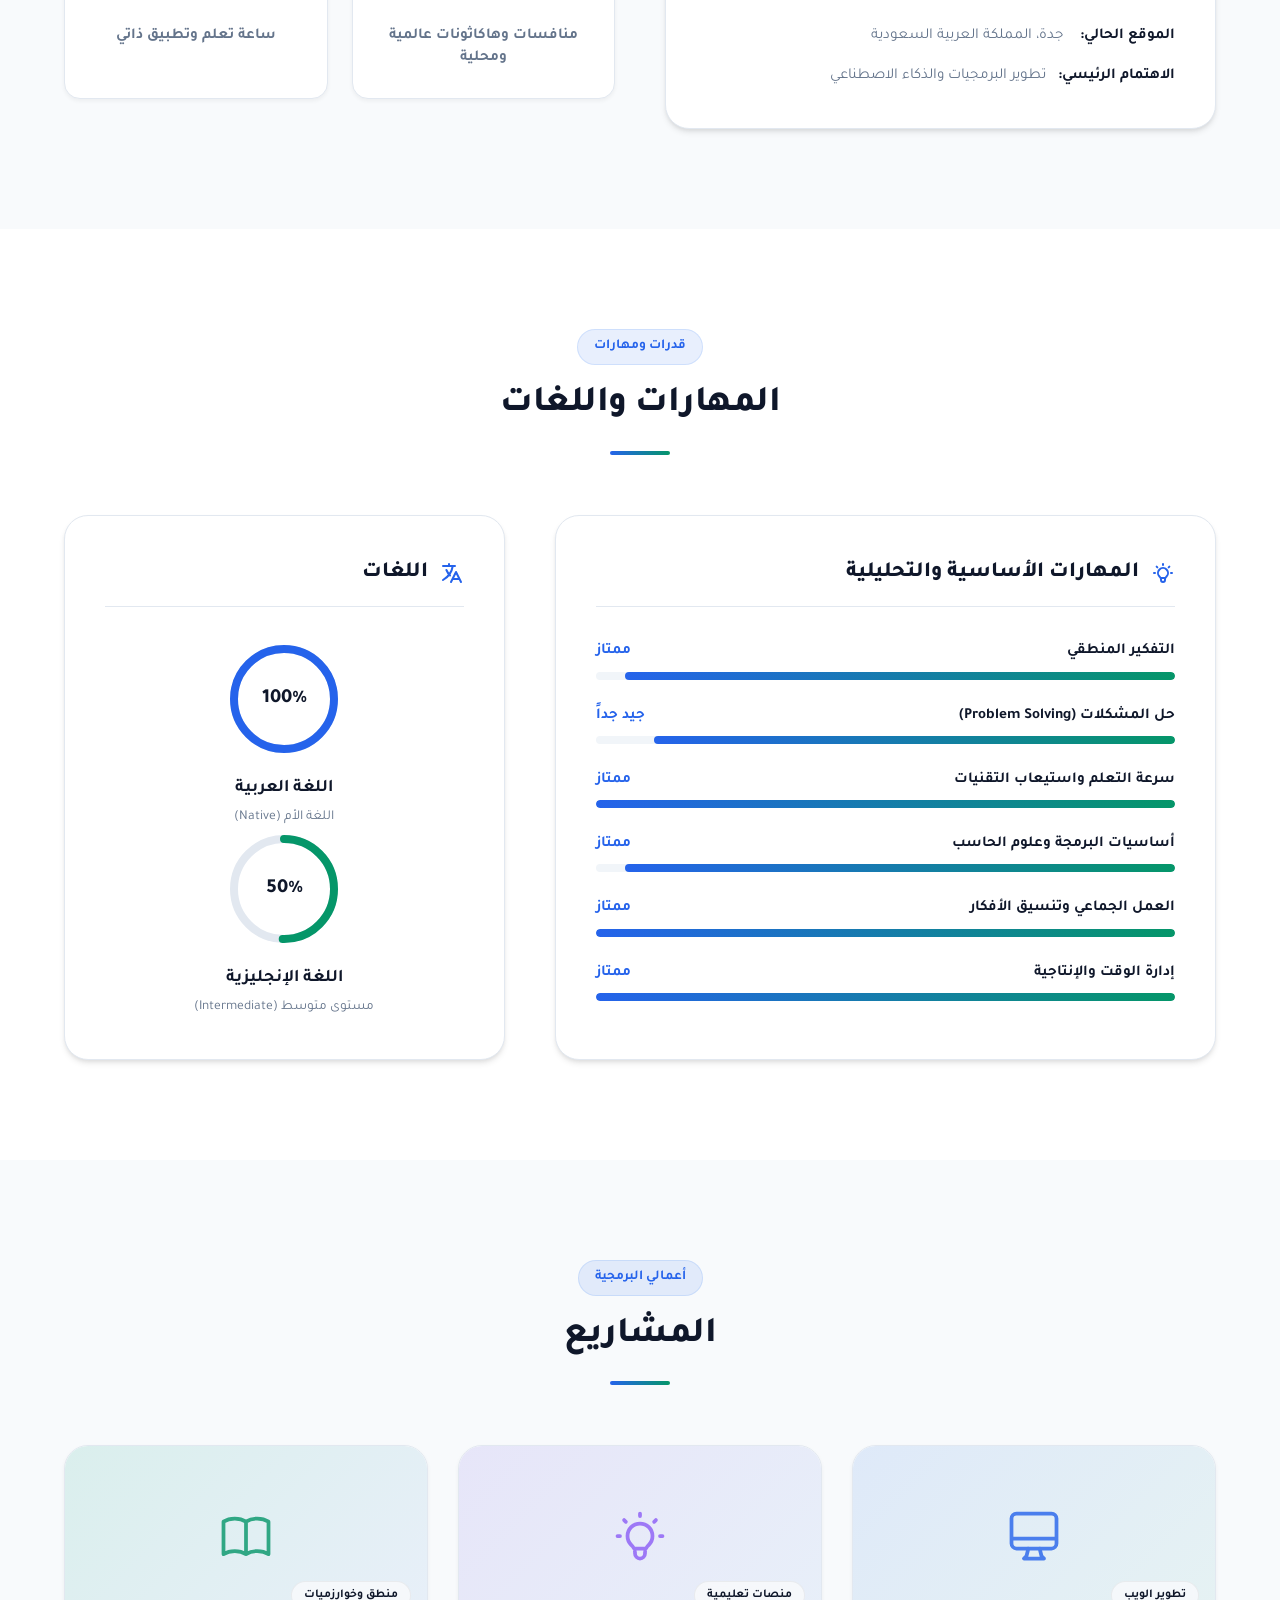
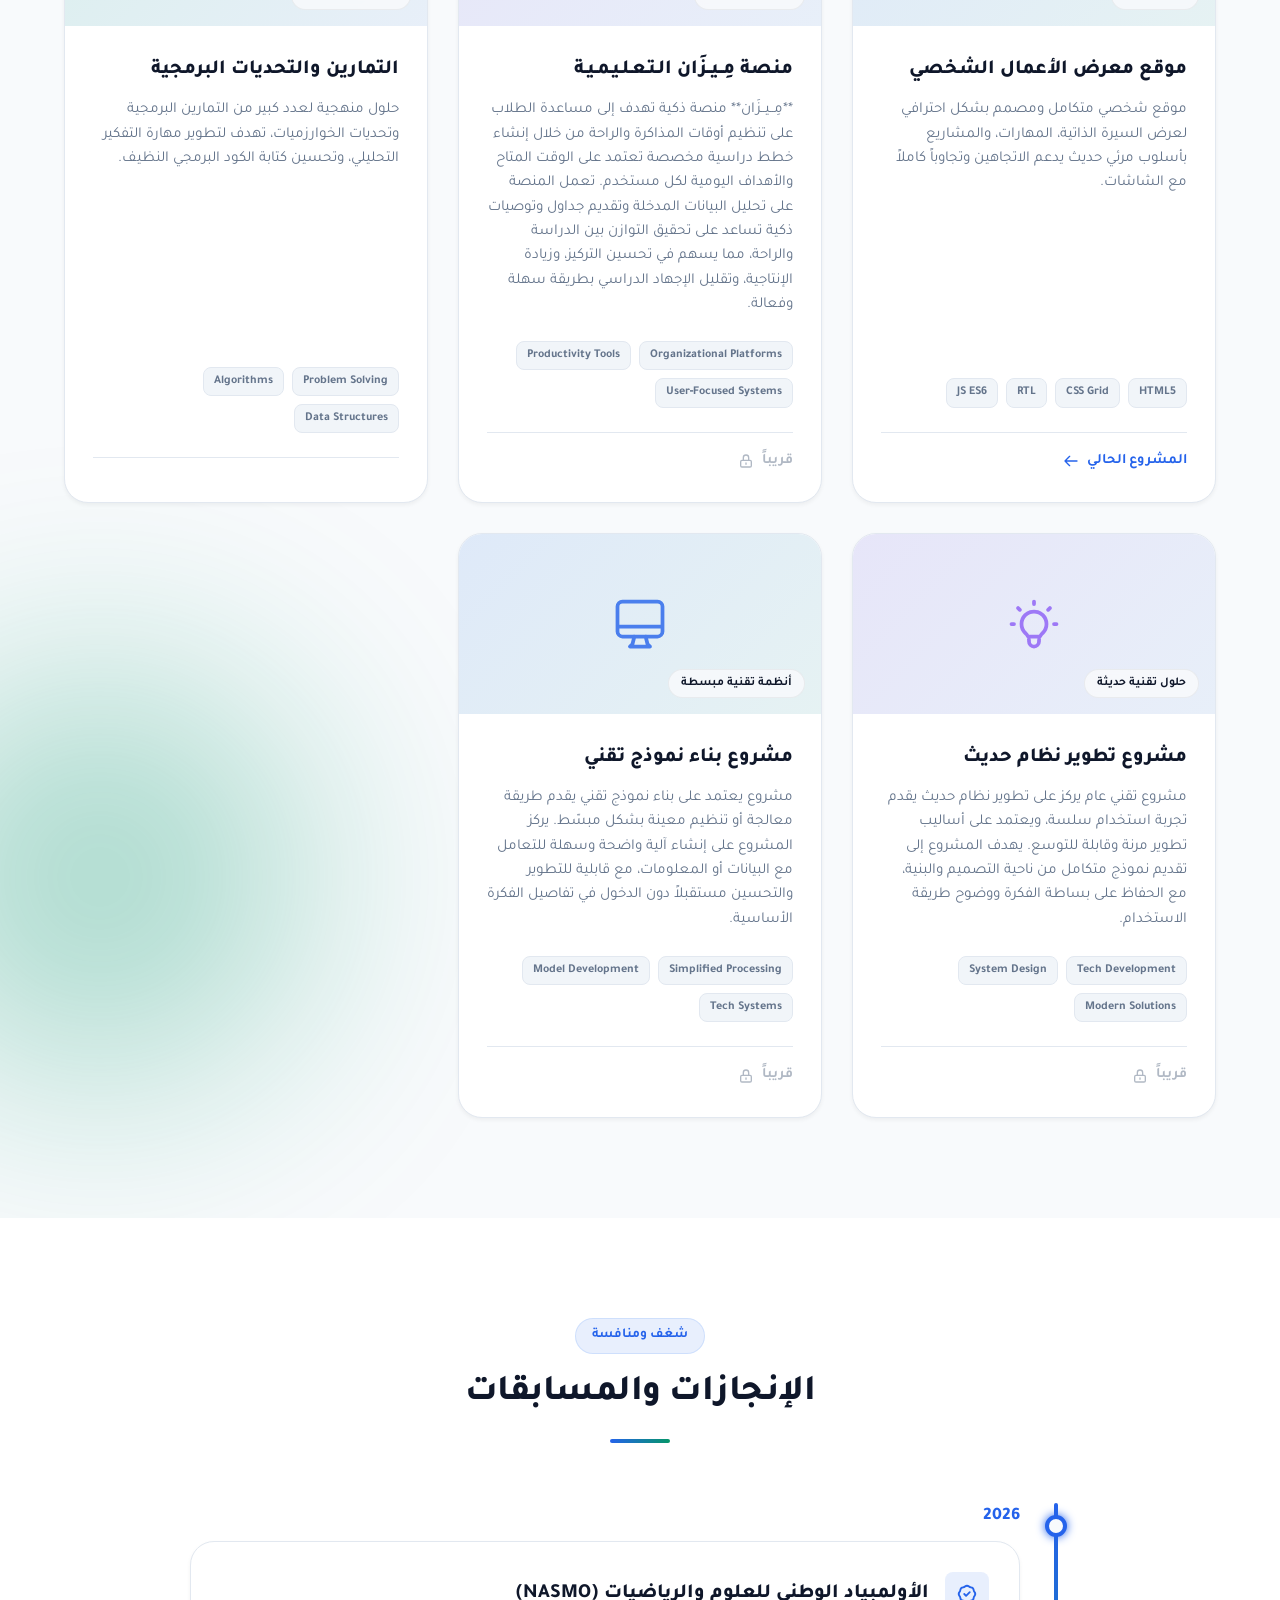
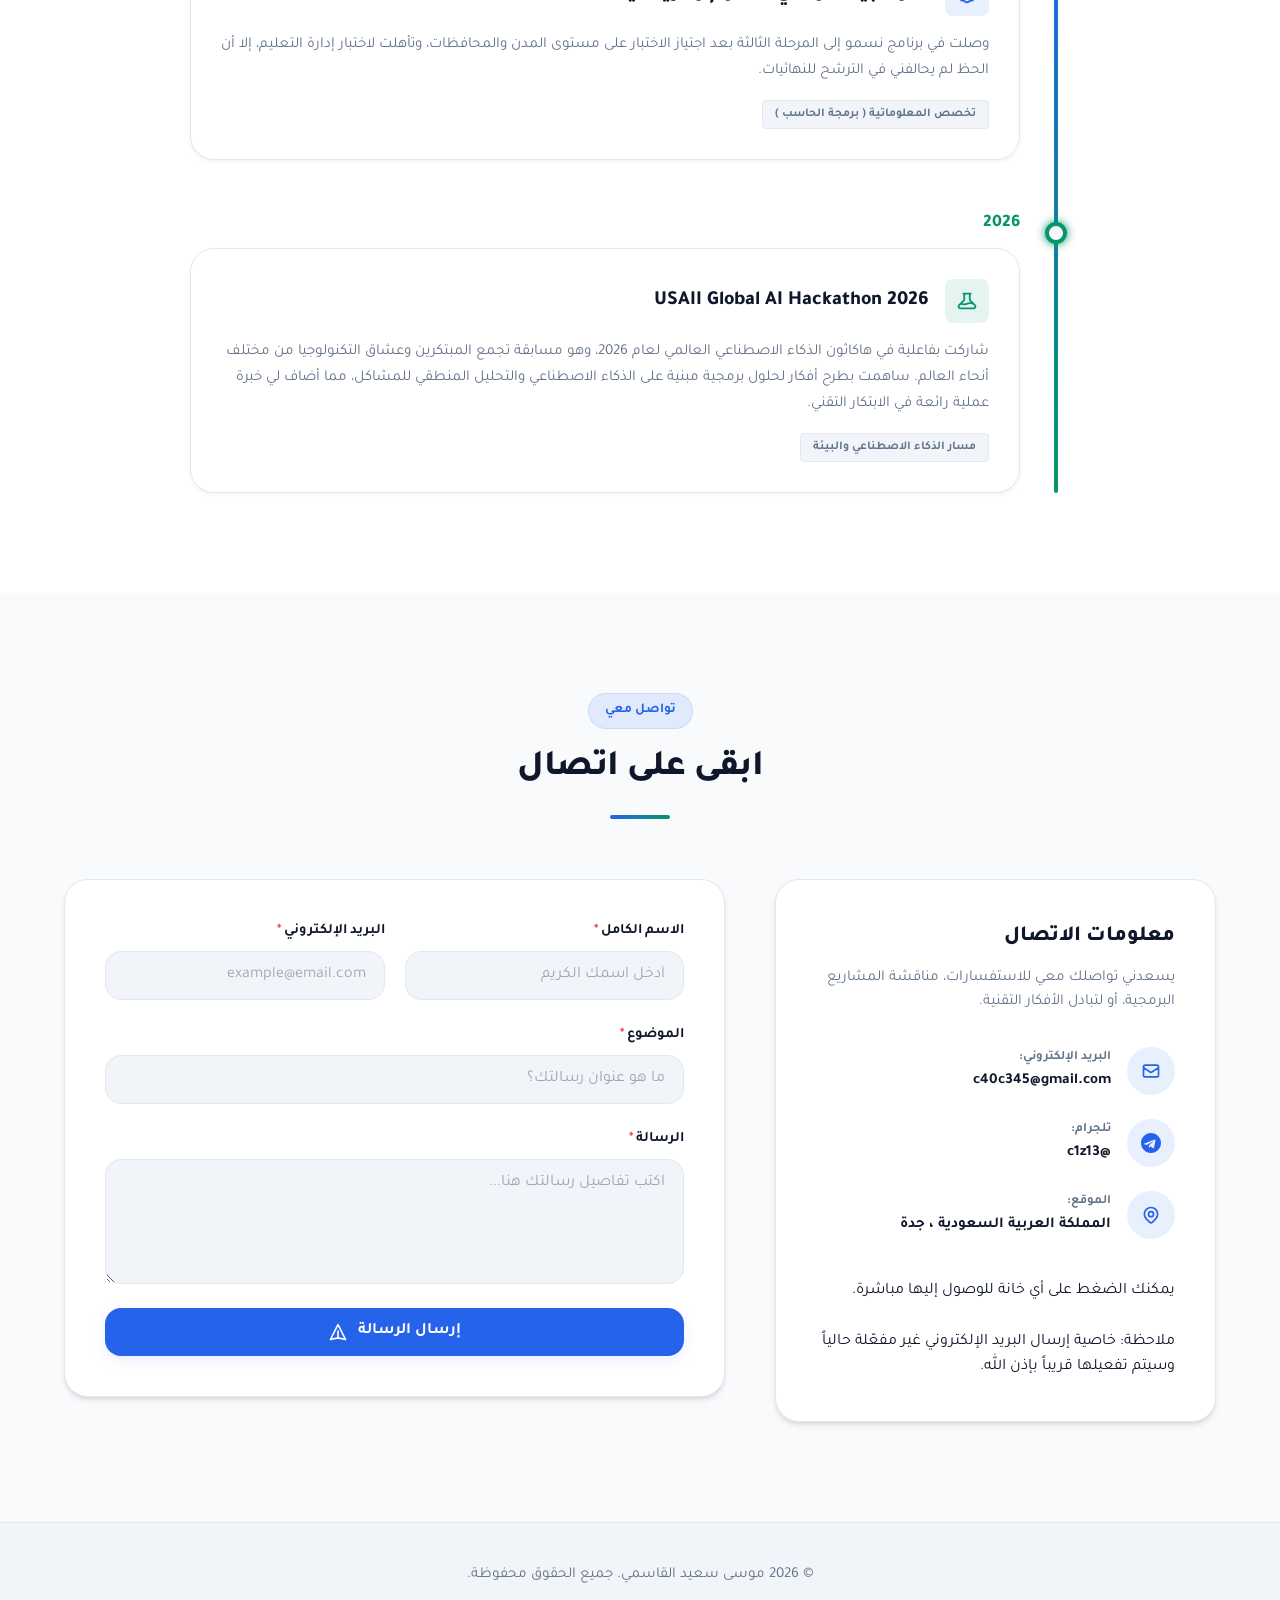
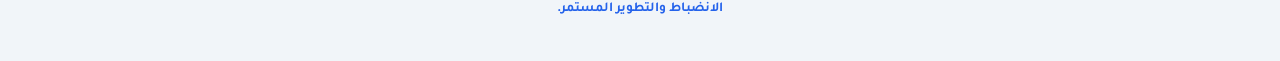
<file: musa ggh/index.html>
<!DOCTYPE html>
<html lang="ar" dir="rtl">
<head>
    <meta charset="UTF-8">
    <meta name="viewport" content="width=device-width, initial-scale=1.0">
    <meta name="description" content="الموقع التعريفي الرسمي لموسى سعيد القاسمي - مطور وشغوف بالتقنية. استعرض مهاراتي البرمجية ومشاريعي التقنية وإنجازاتي مثل أولمبياد الرياضيات الوطني وهاكاثون الذكاء الاصطناعي العالمي.">
    <meta name="keywords" content="موسى القاسمي, موسى سعيد القاسمي, مطور برمجيات, معرض أعمال, جدة, السعودية, أولمبياد الرياضيات, هاكاثون الذكاء الاصطناعي, تصميم مواقع">
    <meta name="author" content="موسى سعيد القاسمي">
    
    <!-- Open Graph / Facebook -->
    <meta property="og:type" content="website">
    <meta property="og:title" content="موسى سعيد القاسمي | مطور وشغوف بالتقنية">
    <meta property="og:description" content="الموقع الشخصي لموسى سعيد القاسمي لعرض المهارات، المشاريع، والإنجازات التقنية.">
    <meta property="og:image" content="assets/profile.png">
    
    <title>موسى سعيد القاسمي | مطور وشغوف بالتقنية</title>
    
    <!-- Google Fonts - Tajawal -->
    <link rel="preconnect" href="https://fonts.googleapis.com">
    <link rel="preconnect" href="https://fonts.gstatic.com" crossorigin>
    <link href="https://fonts.googleapis.com/css2?family=Tajawal:wght@300;400;500;700;800&display=swap" rel="stylesheet">
    
    <!-- App Styles -->
    <link rel="stylesheet" href="style.css">

    <link rel="stylesheet" href="https://cdnjs.cloudflare.com/ajax/libs/font-awesome/6.5.0/css/all.min.css">
    
</head>
<body class="dark-theme">
    
    <!-- Background Blur Decorative Elements -->
    <div class="bg-blur bg-blur-1"></div>
    <div class="bg-blur bg-blur-2"></div>

    <!-- Header & Navigation -->
    <header id="main-header" class="header">
        <div class="container header-container">
            <a href="#home" class="logo" id="logo-link">
                <span class="logo-dot"></span>Musa Profile
            </a>
            
            <nav class="nav-menu" id="nav-menu">
                <ul class="nav-list">
                    <li><a href="#home" class="nav-link active">الرئيسية</a></li>
                    <li><a href="#about" class="nav-link">نبذة عني</a></li>
                    <li><a href="#skills" class="nav-link">المهارات</a></li>
                    <li><a href="#projects" class="nav-link">المشاريع</a></li>
                    <li><a href="#achievements" class="nav-link">الإنجازات</a></li>
                    <li><a href="#contact" class="nav-link">اتصل بي</a></li>
                </ul>
            </nav>
            
            <div class="header-actions">
                <!-- Theme Toggle Button -->
                <button id="theme-toggle" class="theme-toggle-btn" aria-label="تبديل المظهر">
                    <!-- Sun Icon (shown in dark theme) -->
                    <svg class="sun-icon" xmlns="http://www.w3.org/2000/svg" viewBox="0 0 24 24" fill="none" stroke="currentColor" stroke-width="2" stroke-linecap="round" stroke-linejoin="round">
                        <circle cx="12" cy="12" r="4"></circle>
                        <path d="M12 2v2M12 20v2M4.93 4.93l1.41 1.41M17.66 17.66l1.41 1.41M2 12h2M20 12h2M6.34 17.66l-1.41 1.41M19.07 4.93l-1.41 1.41"></path>
                    </svg>
                    <!-- Moon Icon (shown in light theme) -->
                    <svg class="moon-icon" xmlns="http://www.w3.org/2000/svg" viewBox="0 0 24 24" fill="none" stroke="currentColor" stroke-width="2" stroke-linecap="round" stroke-linejoin="round">
                        <path d="M12 3a6 6 0 0 0 9 9 9 9 0 1 1-9-9Z"></path>
                    </svg>
                </button>
                
                <!-- Mobile Menu Button -->
                <button id="mobile-menu-btn" class="mobile-menu-toggle" aria-label="القائمة الرئيسية" aria-expanded="false">
                    <span class="bar"></span>
                    <span class="bar"></span>
                    <span class="bar"></span>
                </button>
            </div>
        </div>
    </header>

    <main>
        <!-- Hero Section -->
        <section id="home" class="hero">
            <div class="container hero-container">
                <div class="hero-content">
                    <span class="badge hero-badge">مرحباً بك في موقعي الشخصي</span>
                    <h1 class="hero-title">
                        أنا <span class="text-gradient">موسى سعيد القاسمي</span>
                    </h1>
                    <h2 class="hero-subtitle">
                        <span id="typewriter" class="typewriter"></span><span class="cursor">|</span>
                    </h2>
                    <p class="hero-description">
                        شغوف بالتقنية والبرمجة وحل المشكلات. أؤمن بأن الانضباط والتطوير المستمر هما الأساس لبناء مسيرة مهنية تقنية مميزة وابتكار حلول رقمية ذات قيمة حقيقية.
                    </p>
                    
                    <div class="hero-cta">
                        
                        <a href="assets/Musa-Saeed-AlQasimi-CV.pdf" download="Musa_Saeed_AlQasimi_CV.pdf" class="btn btn-primary" id="download-cv-btn">
                            تحميل سيرتي الذاتية
                            <svg class="btn-icon" xmlns="http://www.w3.org/2000/svg" fill="none" viewBox="0 0 24 24" stroke="currentColor" stroke-width="2">
                                <path stroke-linecap="round" stroke-linejoin="round" d="M4 16v1a3 3 0 003 3h10a3 3 0 003-3v-1m-4-4l-4 4m0 0l-4-4m4 4V4" />
                            </svg>
                        </a>
                    </div>
                </div>
                
                <div class="hero-image-container">
                    <div class="image-wrapper">
                        <div class="glow-bg"></div>
                        <img src="assets/profile.png" alt="موسى سعيد القاسمي" class="hero-image" id="profile-img">
                    </div>
                </div>
            </div>
        </section>

        <!-- About Me Section -->
        <section id="about" class="about section-padding">
            <div class="container">
                <div class="section-header">
                    <span class="badge">من أنا؟</span>
                    <h2 class="section-title">نبذة عني</h2>
                    <div class="title-underline"></div>
                </div>
                
                <div class="about-grid">
                    <div class="about-text-card">
                        <p class="about-paragraph">
                            أنا موسى، مقيم في مدينة **جدة، المملكة العربية السعودية**. لدي شغف عميق وعين طموحة نحو المستقبل في مجالات التقنية والبرمجة وحل المشكلات المعقدة.
                        </p>
                        <p class="about-paragraph">
                            أؤمن بأن الانضباط الشخصي والتعليم الذاتي المستمر هما المحركان الأساسيان للنجاح والابتكار في هذا العصر المتسارع. لذلك، أحرص على قضاء وقتي في التعلم من خلال الدورات التدريبية عبر الإنترنت، وتطبيق ما أتعلمه عملياً عبر بناء مشاريع وحل التحديات البرمجية بانتظام.
                        </p>
                        <p class="about-paragraph">
                            هدفي هو بناء مسيرة مهنية واعدة في قطاع التكنولوجيا والمساهمة الفعالة في تقديم حلول رقمية مبتكرة تواكب التطورات المتسارعة وتحدث تأثيراً إيجابياً ملموساً.
                        </p>
                        
                        <div class="info-meta-grid">
                            <div class="info-item">
                                <span class="info-label">الموقع الحالي:</span>
                                <span class="info-value">جدة، المملكة العربية السعودية</span>
                            </div>
                            <div class="info-item">
                                <span class="info-label">الاهتمام الرئيسي:</span>
                                <span class="info-value">تطوير البرمجيات والذكاء الاصطناعي</span>
                            </div>
                        </div>
                    </div>
                    
                    <!-- Stats Grid -->
                    <div class="stats-grid">
                        <div class="stat-card" data-stat-target="160">
                            <div class="stat-icon-wrapper">
                                <svg xmlns="http://www.w3.org/2000/svg" fill="none" viewBox="0 0 24 24" stroke="currentColor" class="stat-icon">
                                    <path stroke-linecap="round" stroke-linejoin="round" stroke-width="2" d="M9 12l2 2 4-4M7.835 4.697a3.42 3.42 0 001.946-.806 3.42 3.42 0 014.438 0 3.42 3.42 0 001.946.806 3.42 3.42 0 013.138 3.138 3.42 3.42 0 00.806 1.946 3.42 3.42 0 010 4.438 3.42 3.42 0 00-.806 1.946 3.42 3.42 0 01-3.138 3.138 3.42 3.42 0 00-1.946.806 3.42 3.42 0 01-4.438 0 3.42 3.42 0 00-1.946-.806 3.42 3.42 0 01-3.138-3.138 3.42 3.42 0 00-.806-1.946 3.42 3.42 0 010-4.438 3.42 3.42 0 00.806-1.946 3.42 3.42 0 013.138-3.138z" />
                                </svg>
                            </div>
                            <div class="stat-number-wrapper">
                                <span class="stat-number">0</span>
                            </div>
                            <h3 class="stat-title">ساعة تطوعية</h3>
                        </div>
                        
                        <div class="stat-card" data-stat-target="78">
                            <div class="stat-icon-wrapper">
                                <svg xmlns="http://www.w3.org/2000/svg" fill="none" viewBox="0 0 24 24" stroke="currentColor" class="stat-icon">
                                    <path stroke-linecap="round" stroke-linejoin="round" stroke-width="2" d="M10 20l4-16m4 4l4 4-4 4M6 16l-4-4 4-4" />
                                </svg>
                            </div>
                            <div class="stat-number-wrapper">
                                <span class="stat-number">0</span>
                                <span class="stat-plus">+</span>
                            </div>
                            <h3 class="stat-title">تحدي وحل مسائل برمجية</h3>
                        </div>

                        <div class="stat-card" data-stat-target="2">
                            <div class="stat-icon-wrapper">
                                <svg xmlns="http://www.w3.org/2000/svg" fill="none" viewBox="0 0 24 24" stroke="currentColor" class="stat-icon">
                                    <path stroke-linecap="round" stroke-linejoin="round" stroke-width="2" d="M19.428 15.428a2 2 0 00-1.022-.547l-2.387-.477a6 6 0 00-3.86.517l-.318.158a6 6 0 01-3.86.517L6.05 15.21a2 2 0 00-1.806.547M8 4h8l-1 1v5.172a2 2 0 00.586 1.414l5 5c1.26 1.26.367 3.414-1.415 3.414H4.828c-1.782 0-2.674-2.154-1.414-3.414l5-5A2 2 0 009 9.172V5L8 4z" />
                                </svg>
                            </div>
                            <div class="stat-number-wrapper">
                                <span class="stat-number">0</span>
                            </div>
                            <h3 class="stat-title">منافسات وهاكاثونات عالمية ومحلية</h3>
                        </div>

                        <div class="stat-card" data-stat-target="8760">
                            <div class="stat-icon-wrapper">
                                <svg xmlns="http://www.w3.org/2000/svg" fill="none" viewBox="0 0 24 24" stroke="currentColor" class="stat-icon">
                                    <path stroke-linecap="round" stroke-linejoin="round" stroke-width="2" d="M12 6.253v13m0-13C10.832 5.477 9.246 5 7.5 5S4.168 5.477 3 6.253v13C4.168 18.477 5.754 18 7.5 18s3.332.477 4.5 1.253m0-13C13.168 5.477 14.754 5 16.5 5c1.747 0 3.332.477 4.5 1.253v13C19.832 18.477 18.247 18 16.5 18c-1.746 0-3.332.477-4.5 1.253" />
                                </svg>
                            </div>
                            <div class="stat-number-wrapper">
                                <span class="stat-number">0</span>
                                <span class="stat-plus">+</span>
                            </div>
                            <h3 class="stat-title">ساعة تعلم وتطبيق ذاتي</h3>
                        </div>
                    </div>
                </div>
            </div>
        </section>

        <!-- Skills Section -->
        <section id="skills" class="skills section-padding bg-section-alt">
            <div class="container">
                <div class="section-header">
                    <span class="badge">قدرات ومهارات</span>
                    <h2 class="section-title">المهارات واللغات</h2>
                    <div class="title-underline"></div>
                </div>
                
                <div class="skills-wrapper">
                    <!-- Technical & Soft Skills -->
                    <div class="skills-block">
                        <h3 class="block-title">
                            <svg xmlns="http://www.w3.org/2000/svg" fill="none" viewBox="0 0 24 24" stroke="currentColor" class="block-icon">
                                <path stroke-linecap="round" stroke-linejoin="round" stroke-width="2" d="M9.663 17h4.673M12 3v1m6.364 1.636l-.707.707M21 12h-1M4 12H3m3.343-5.657l-.707-.707m2.828 9.9a5 5 0 117.072 0l-.548.547A3.374 3.374 0 0014 18.469V19a2 2 0 11-4 0v-.531c0-.895-.356-1.754-.988-2.386l-.548-.547z" />
                            </svg>
                            المهارات الأساسية والتحليلية
                        </h3>
                        
                        <div class="skills-grid">
                            <div class="skill-item">
                                <div class="skill-info">
                                    <span class="skill-name">التفكير المنطقي</span>
                                    <span class="skill-percentage">ممتاز</span>
                                </div>
                                <div class="skill-bar-bg">
                                    <div class="skill-bar-fill" style="width: 95%;"></div>
                                </div>
                            </div>
                            
                            <div class="skill-item">
                                <div class="skill-info">
                                    <span class="skill-name">حل المشكلات (Problem Solving)</span>
                                    <span class="skill-percentage">جيد جداً</span>
                                </div>
                                <div class="skill-bar-bg">
                                    <div class="skill-bar-fill" style="width: 90%;"></div>
                                </div>
                            </div>
                            
                            <div class="skill-item">
                                <div class="skill-info">
                                    <span class="skill-name">سرعة التعلم واستيعاب التقنيات</span>
                                    <span class="skill-percentage">ممتاز</span>
                                </div>
                                <div class="skill-bar-bg">
                                    <div class="skill-bar-fill" style="width: 100%;"></div>
                                </div>
                            </div>
                            
                            <div class="skill-item">
                                <div class="skill-info">
                                    <span class="skill-name">أساسيات البرمجة وعلوم الحاسب</span>
                                    <span class="skill-percentage">ممتاز</span>
                                </div>
                                <div class="skill-bar-bg">
                                    <div class="skill-bar-fill" style="style-bar: 90%; width: 95%;"></div>
                                </div>
                            </div>
                            
                            <div class="skill-item">
                                <div class="skill-info">
                                    <span class="skill-name">العمل الجماعي وتنسيق الأفكار</span>
                                    <span class="skill-percentage">ممتاز</span>
                                </div>
                                <div class="skill-bar-bg">
                                    <div class="skill-bar-fill" style="width: 100%;"></div>
                                </div>
                            </div>
                            
                            <div class="skill-item">
                                <div class="skill-info">
                                    <span class="skill-name">إدارة الوقت والإنتاجية</span>
                                    <span class="skill-percentage">ممتاز</span>
                                </div>
                                <div class="skill-bar-bg">
                                    <div class="skill-bar-fill" style="width: 100%;"></div>
                                </div>
                            </div>
                        </div>
                    </div>
                    
                    <!-- Languages & Strengths -->
                    <div class="skills-block">
                        <h3 class="block-title">
                            <svg xmlns="http://www.w3.org/2000/svg" fill="none" viewBox="0 0 24 24" stroke="currentColor" class="block-icon">
                                <path stroke-linecap="round" stroke-linejoin="round" stroke-width="2" d="M3 5h12M9 3v2m1.048 9.5A18.022 18.022 0 016.412 9m6.088 9h7M11 21l5-10 5 10M12.751 5C11.783 11.37 7.361 16.5 3 19" />
                            </svg>
                            اللغات
                        </h3>
                        
                        <div class="">
                            <div class="lang-card">
                                <div class="lang-circle-wrapper">
                                    <svg class="progress-ring" width="120" height="120">
                                        <circle class="progress-ring-circle-bg" stroke="var(--border-color)" stroke-width="8" fill="transparent" r="50" cx="60" cy="60"/>
                                        <circle class="progress-ring-circle-fill" stroke="var(--primary-color)" stroke-width="8" fill="transparent" r="50" cx="60" cy="60" style="stroke-dasharray: 314.16; stroke-dashoffset: 0;"/>
                                    </svg>
                                    <span class="lang-percent">100%</span>
                                </div>
                                <h4 class="lang-title">اللغة العربية</h4>
                                <p class="lang-subtitle">اللغة الأم (Native)</p>
                            </div>
                            
                            <div class="lang-card">
                                <div class="lang-circle-wrapper">
                                    <svg class="progress-ring" width="120" height="120">
                                        <circle class="progress-ring-circle-bg" stroke="var(--border-color)" stroke-width="8" fill="transparent" r="50" cx="60" cy="60"/>
                                        <circle class="progress-ring-circle-fill" stroke="var(--accent-color)" stroke-width="8" fill="transparent" r="50" cx="60" cy="60" style="stroke-dasharray: 314.16; stroke-dashoffset: 156;"/>
                                    </svg>
                                    <span class="lang-percent">50%</span>
                                </div>
                                <h4 class="lang-title">اللغة الإنجليزية</h4>
                                <p class="lang-subtitle">مستوى متوسط (Intermediate)</p>
                            </div>
                        </div>
                    </div>
                </div>
            </div>
        </section>

        <!-- Projects Section -->
        <section id="projects" class="projects section-padding">
            <div class="container">
                <div class="section-header">
                    <span class="badge">أعمالي البرمجية</span>
                    <h2 class="section-title">المشاريع</h2>
                    <div class="title-underline"></div>
                </div>
                
                <div class="projects-grid">
                    <!-- Project 1 -->
                    <article class="project-card">
                        <div class="project-media">
                            <!-- Code Icon Illustration -->
                            <div class="project-placeholder-media">
                                <svg xmlns="http://www.w3.org/2000/svg" fill="none" viewBox="0 0 24 24" stroke="currentColor" class="media-icon">
                                    <path stroke-linecap="round" stroke-linejoin="round" stroke-width="1.5" d="M9.75 17L9 20l-1 1h8l-1-1-.75-3M3 13h18M5 17h14a2 2 0 002-2V5a2 2 0 00-2-2H5a2 2 0 00-2 2v10a2 2 0 002 2z" />
                                </svg>
                            </div>
                            <span class="project-category">تطوير الويب</span>
                        </div>
                        <div class="project-content">
                            <h3 class="project-title">موقع معرض الأعمال الشخصي</h3>
                            <p class="project-description">
                                موقع شخصي متكامل ومصمم بشكل احترافي لعرض السيرة الذاتية، المهارات، والمشاريع بأسلوب مرئي حديث يدعم الاتجاهين وتجاوباً كاملاً مع الشاشات.
                            </p>
                            <div class="project-tags">
                                <span class="tag">HTML5</span>
                                <span class="tag">CSS Grid</span>
                                <span class="tag">RTL</span>
                                <span class="tag">JS ES6</span>
                            </div>
                            <div class="project-links">
                                <a href="#home" class="project-link-btn active-link">
                                    المشروع الحالي
                                    <svg xmlns="http://www.w3.org/2000/svg" fill="none" viewBox="0 0 24 24" stroke="currentColor" class="link-arrow">
                                        <path stroke-linecap="round" stroke-linejoin="round" stroke-width="2" d="M10 19l-7-7m0 0l7-7m-7 7h18" />
                                    </svg>
                                </a>
                            </div>
                        </div>
                    </article>

                    <!-- Project 2 مِيزَان -->
                    <article class="project-card">
                        <div class="project-media">
                            <div class="project-placeholder-media tech-media">
                                <svg xmlns="http://www.w3.org/2000/svg" fill="none" viewBox="0 0 24 24" stroke="currentColor" class="media-icon">
                                    <path stroke-linecap="round" stroke-linejoin="round" stroke-width="1.5" d="M9.663 17h4.673M12 3v1m6.364 1.636l-.707.707M21 12h-1M4 12H3m3.343-5.657l-.707-.707m2.828 9.9a5 5 0 117.072 0l-.548.547A3.374 3.374 0 0014 18.469V19a2 2 0 11-4 0v-.531c0-.895-.356-1.754-.988-2.386l-.548-.547z" />
                                </svg>
                            </div>
                            <span class="project-category">منصات تعليمية</span>
                        </div>
                        <div class="project-content">
                            <h3 class="project-title">منصة مِــيــزَان الـتـعـلـيـمـيـة</h3>
                            <p class="project-description">
                                **مِــيــزَان** منصة ذكية تهدف إلى مساعدة الطلاب على تنظيم أوقات المذاكرة والراحة من خلال إنشاء خطط دراسية مخصصة تعتمد على الوقت المتاح والأهداف اليومية لكل مستخدم. تعمل المنصة على تحليل البيانات المدخلة وتقديم جداول وتوصيات ذكية تساعد على تحقيق التوازن بين الدراسة والراحة، مما يسهم في تحسين التركيز، وزيادة الإنتاجية، وتقليل الإجهاد الدراسي بطريقة سهلة وفعالة.

                            </p>
                            <div class="project-tags">
                                <span class="tag">Organizational Platforms</span>
                                <span class="tag">Productivity Tools</span>
                                <span class="tag">User‑Focused Systems</span>
                            </div>
                            <div class="project-links">
                                 <span class="project-link-btn disabled-btn">
                                    قريباً
                                    <svg xmlns="http://www.w3.org/2000/svg" fill="none" viewBox="0 0 24 24" stroke="currentColor" class="link-arrow">
                                        <path stroke-linecap="round" stroke-linejoin="round" stroke-width="2" d="M12 15v2m-6 4h12a2 2 0 002-2v-6a2 2 0 00-2-2H6a2 2 0 00-2 2v6a2 2 0 002 2zm10-10V7a4 4 0 00-8 0v4h8z" />
                                    </svg>
                                </span>
                                <!-- Phone
                                <a href="https://musa-mizan.netlify.app" class="project-link-btn active-link">
                                    انتقل للمنصة
                                    <svg xmlns="http://www.w3.org/2000/svg" fill="none" viewBox="0 0 24 24" stroke="currentColor" class="link-arrow">
                                        <path stroke-linecap="round" stroke-linejoin="round" stroke-width="2" d="M10 19l-7-7m0 0l7-7m-7 7h18" />
                                    </svg>
                                </a>
                            -->
                            </div>
                        </div>
                    </article>

                    <!-- Project 3 -->
                    <article class="project-card">
                        <div class="project-media">
                            <div class="project-placeholder-media alt-media">
                                <svg xmlns="http://www.w3.org/2000/svg" fill="none" viewBox="0 0 24 24" stroke="currentColor" class="media-icon">
                                    <path stroke-linecap="round" stroke-linejoin="round" stroke-width="1.5" d="M12 6.253v13m0-13C10.832 5.477 9.246 5 7.5 5S4.168 5.477 3 6.253v13C4.168 18.477 5.754 18 7.5 18s3.332.477 4.5 1.253m0-13C13.168 5.477 14.754 5 16.5 5c1.747 0 3.332.477 4.5 1.253v13C19.832 18.477 18.247 18 16.5 18c-1.746 0-3.332.477-4.5 1.253" />
                                </svg>
                            </div>
                            <span class="project-category">منطق وخوارزميات</span>
                        </div>
                        <div class="project-content">
                            <h3 class="project-title">التمارين والتحديات البرمجية</h3>
                            <p class="project-description">
                                حلول منهجية لعدد كبير من التمارين البرمجية وتحديات الخوارزميات، تهدف لتطوير مهارة التفكير التحليلي، وتحسين كتابة الكود البرمجي النظيف.
                            </p>
                            <div class="project-tags">
                                <span class="tag">Problem Solving</span>
                                <span class="tag">Algorithms</span>
                                <span class="tag">Data Structures</span>
                            </div>
                            <div class="project-links">
                                
                            </div>
                        </div>
                    </article>


                    <!-- Project 4 نَفَس -->
                    <article class="project-card">
                        <div class="project-media">
                            <div class="project-placeholder-media tech-media">
                                <svg xmlns="http://www.w3.org/2000/svg" fill="none" viewBox="0 0 24 24" stroke="currentColor" class="media-icon">
                                    <path stroke-linecap="round" stroke-linejoin="round" stroke-width="1.5" d="M9.663 17h4.673M12 3v1m6.364 1.636l-.707.707M21 12h-1M4 12H3m3.343-5.657l-.707-.707m2.828 9.9a5 5 0 117.072 0l-.548.547A3.374 3.374 0 0014 18.469V19a2 2 0 11-4 0v-.531c0-.895-.356-1.754-.988-2.386l-.548-.547z" />
                                </svg>
                            </div>
                            <span class="project-category">حلول تقنية حديثة</span>
                        </div>
                        <div class="project-content">
                            <h3 class="project-title">مشروع تطوير نظام حديث</h3>
                            <p class="project-description">
                                مشروع تقني عام يركز على تطوير نظام حديث يقدم تجربة استخدام سلسة، ويعتمد على أساليب تطوير مرنة وقابلة للتوسع. يهدف المشروع إلى تقديم نموذج متكامل من ناحية التصميم والبنية، مع الحفاظ على بساطة الفكرة ووضوح طريقة الاستخدام.

                            </p>
                            <div class="project-tags">
                                <span class="tag">Tech Development</span>
                                <span class="tag">System Design</span>
                                <span class="tag">Modern Solutions</span>
                            </div>
                            <div class="project-links">
                                <span class="project-link-btn disabled-btn">
                                    قريباً
                                    <svg xmlns="http://www.w3.org/2000/svg" fill="none" viewBox="0 0 24 24" stroke="currentColor" class="link-arrow">
                                        <path stroke-linecap="round" stroke-linejoin="round" stroke-width="2" d="M12 15v2m-6 4h12a2 2 0 002-2v-6a2 2 0 00-2-2H6a2 2 0 00-2 2v6a2 2 0 002 2zm10-10V7a4 4 0 00-8 0v4h8z" />
                                    </svg>
                                </span>
                            </div>
                        </div>
                    </article>

                    <!-- Project 5 كشف -->
                    <article class="project-card">
                        <div class="project-media">
                            <!-- Code Icon Illustration -->
                            <div class="project-placeholder-media">
                                <svg xmlns="http://www.w3.org/2000/svg" fill="none" viewBox="0 0 24 24" stroke="currentColor" class="media-icon">
                                    <path stroke-linecap="round" stroke-linejoin="round" stroke-width="1.5" d="M9.75 17L9 20l-1 1h8l-1-1-.75-3M3 13h18M5 17h14a2 2 0 002-2V5a2 2 0 00-2-2H5a2 2 0 00-2 2v10a2 2 0 002 2z" />
                                </svg>
                            </div>
                            <span class="project-category">أنظمة تقنية مبسطة</span>
                        </div>
                        <div class="project-content">
                            <h3 class="project-title">مشروع بناء نموذج تقني</h3>
                            <p class="project-description">
                                مشروع يعتمد على بناء نموذج تقني يقدم طريقة معالجة أو تنظيم معينة بشكل مبسّط. يركز المشروع على إنشاء آلية واضحة وسهلة للتعامل مع البيانات أو المعلومات، مع قابلية للتطوير والتحسين مستقبلاً دون الدخول في تفاصيل الفكرة الأساسية.
                            </p>
                            <div class="project-tags">
                                <span class="tag">Simplified Processing</span>
                                <span class="tag">Model Development</span>
                                <span class="tag">Tech Systems</span>
                            </div>
                            <div class="project-links">
                                <span class="project-link-btn disabled-btn">
                                    قريباً
                                    <svg xmlns="http://www.w3.org/2000/svg" fill="none" viewBox="0 0 24 24" stroke="currentColor" class="link-arrow">
                                        <path stroke-linecap="round" stroke-linejoin="round" stroke-width="2" d="M12 15v2m-6 4h12a2 2 0 002-2v-6a2 2 0 00-2-2H6a2 2 0 00-2 2v6a2 2 0 002 2zm10-10V7a4 4 0 00-8 0v4h8z" />
                                    </svg>
                                </span>
                            </div>
                        </div>
                    </article>
                </div>
            </div>
        </section>


        <!-- Achievements Section -->
        <section id="achievements" class="achievements section-padding bg-section-alt">
            <div class="container">
                <div class="section-header">
                    <span class="badge">شغف ومنافسة</span>
                    <h2 class="section-title">الإنجازات والمسابقات</h2>
                    <div class="title-underline"></div>
                </div>
                
                <div class="timeline">
                    <!-- Timeline Item 1 -->
                    <div class="timeline-item">
                        <div class="timeline-dot"></div>
                        <div class="timeline-date">2026</div>
                        <div class="timeline-content">
                            <div class="timeline-header">
                                <div class="timeline-icon-wrapper">
                                    <svg xmlns="http://www.w3.org/2000/svg" fill="none" viewBox="0 0 24 24" stroke="currentColor" class="timeline-icon">
                                        <path stroke-linecap="round" stroke-linejoin="round" stroke-width="2" d="M9 12l2 2 4-4M7.835 4.697a3.42 3.42 0 001.946-.806 3.42 3.42 0 014.438 0 3.42 3.42 0 001.946.806 3.42 3.42 0 013.138 3.138 3.42 3.42 0 00.806 1.946 3.42 3.42 0 010 4.438 3.42 3.42 0 00-.806 1.946 3.42 3.42 0 01-3.138 3.138 3.42 3.42 0 00-1.946.806 3.42 3.42 0 01-4.438 0 3.42 3.42 0 00-1.946-.806 3.42 3.42 0 01-3.138-3.138 3.42 3.42 0 00-.806-1.946 3.42 3.42 0 010-4.438 3.42 3.42 0 00.806-1.946 3.42 3.42 0 013.138-3.138z" />
                                    </svg>
                                </div>
                                <h3 class="timeline-title">الأولمبياد الوطني للعلوم والرياضيات (NASMO)</h3>
                            </div>
                            <p class="timeline-desc">
                               وصلت في برنامج نسمو إلى المرحلة الثالثة بعد اجتياز الاختبار على مستوى المدن والمحافظات، وتأهلت لاختبار إدارة التعليم، إلا أن الحظ لم يحالفني في الترشح للنهائيات.
                            </p>
                            <span class="timeline-badge">تخصص المعلوماتية ( برمجة الحاسب )</span>
                        </div>
                    </div>

                    <!-- Timeline Item 2 -->
                    <div class="timeline-item">
                        <div class="timeline-dot"></div>
                        <div class="timeline-date">2026</div>
                        <div class="timeline-content">
                            <div class="timeline-header">
                                <div class="timeline-icon-wrapper">
                                    <svg xmlns="http://www.w3.org/2000/svg" fill="none" viewBox="0 0 24 24" stroke="currentColor" class="timeline-icon">
                                        <path stroke-linecap="round" stroke-linejoin="round" stroke-width="2" d="M19.428 15.428a2 2 0 00-1.022-.547l-2.387-.477a6 6 0 00-3.86.517l-.318.158a6 6 0 01-3.86.517L6.05 15.21a2 2 0 00-1.806.547M8 4h8l-1 1v5.172a2 2 0 00.586 1.414l5 5c1.26 1.26.367 3.414-1.415 3.414H4.828c-1.782 0-2.674-2.154-1.414-3.414l5-5A2 2 0 009 9.172V5L8 4z" />
                                    </svg>
                                </div>
                                <h3 class="timeline-title">USAII Global AI Hackathon 2026</h3>
                            </div>
                            <p class="timeline-desc">
                                شاركت بفاعلية في هاكاثون الذكاء الاصطناعي العالمي لعام 2026، وهو مسابقة تجمع المبتكرين وعشاق التكنولوجيا من مختلف أنحاء العالم. ساهمت بطرح أفكار لحلول برمجية مبنية على الذكاء الاصطناعي والتحليل المنطقي للمشاكل، مما أضاف لي خبرة عملية رائعة في الابتكار التقني.
                            </p>
                            <span class="timeline-badge">مسار الذكاء الاصطناعي والبيئة</span>
                        </div>
                    </div>
                </div>
            </div>
        </section>

        <!-- Contact Section -->
        <section id="contact" class="contact section-padding">
            <div class="container">
                <div class="section-header">
                    <span class="badge">تواصل معي</span>
                    <h2 class="section-title">ابقى على اتصال</h2>
                    <div class="title-underline"></div>
                </div>
                
                <div class="contact-grid">
                    <!-- Contact Information -->
                    <div class="contact-info-card">
                        <h3 class="card-title">معلومات الاتصال</h3>
                        <p class="card-desc">
                            يسعدني تواصلك معي للاستفسارات، مناقشة المشاريع البرمجية، أو لتبادل الأفكار التقنية.
                        </p>
                        
                        <div class="contact-methods">
                            <!-- Email -->
                            <div class="contact-method-item">
                                <div class="icon-circle">
                                    <svg xmlns="http://www.w3.org/2000/svg" fill="none" viewBox="0 0 24 24" stroke="currentColor" class="contact-icon">
                                        <path stroke-linecap="round" stroke-linejoin="round" stroke-width="2" d="M3 8l7.89 5.26a2 2 0 002.22 0L21 8M5 19h14a2 2 0 002-2V7a2 2 0 00-2-2H5a2 2 0 00-2 2v10a2 2 0 002 2z" />
                                    </svg>
                                </div>
                                <div class="method-details">
                                    <span class="method-label">البريد الإلكتروني:</span>
                                    <a href="mailto:c40c345@gmail.com" class="method-link">c40c345@gmail.com</a>
                                </div>
                            </div>
                            
                            <!-- Telegram -->
                            <div class="contact-method-item">
                                <div class="icon-circle">
                                    <svg xmlns="http://www.w3.org/2000/svg" fill="currentColor" viewBox="0 0 24 24" class="contact-icon">
                                        <path d="M12 0C5.373 0 0 5.373 0 12s5.373 12 12 12 12-5.373 12-12S18.627 0 12 0zm5.562 8.248l-2.008 9.46c-.148.658-.537.818-1.084.508l-3-2.21-1.447 1.394c-.16.16-.295.295-.605.295l.213-3.053 5.56-5.023c.242-.213-.054-.333-.373-.12L6.948 14.41l-2.948-.924c-.64-.2-.653-.64.136-.948l11.54-4.448c.532-.194 1 .13.886.158z"/>
                                    </svg>
                                </div>
                                <div class="method-details">
                                    <span class="method-label">تلجرام:</span>
                                    <a href="https://t.me/c1z13" class="method-link" target="_blank" rel="noopener noreferrer">@c1z13</a>
                                </div>
                            </div>


                            <!-- Phone
                             <div class="contact-method-item">
                                <div class="icon-circle">
                                    <svg xmlns="http://www.w3.org/2000/svg" fill="none" viewBox="0 0 24 24" stroke="currentColor" class="contact-icon">
                                        <path stroke-linecap="round" stroke-linejoin="round" stroke-width="2" d="M3 5a2 2 0 012-2h3.28a1 1 0 01.94.725l.548 2.2a1 1 0 01-.321.988l-1.305.98a10.582 10.582 0 004.872 4.872l.98-1.305a1 1 0 01.988-.321l2.2.548a1 1 0 01.725.94V19a2 2 0 01-2 2h-1C9.716 21 3 14.284 3 6V5z" />
                                    </svg>
                                </div>
                                <div class="method-details">
                                    <span class="method-label">رقم الهاتف:</span>
                                    <a href="tel:+966556745647" class="method-link" dir="ltr">0556745647</a>
                                </div>
                            </div>
                            -->
                            
                            <!-- Location -->
                            <div class="contact-method-item">
                                <div class="icon-circle">
                                    <svg xmlns="http://www.w3.org/2000/svg" fill="none" viewBox="0 0 24 24" stroke="currentColor" class="contact-icon">
                                        <path stroke-linecap="round" stroke-linejoin="round" stroke-width="2" d="M17.657 16.657L13.414 20.9a1.998 1.998 0 01-2.827 0l-4.244-4.243a8 8 0 1111.314 0z" />
                                        <path stroke-linecap="round" stroke-linejoin="round" stroke-width="2" d="M15 11a3 3 0 11-6 0 3 3 0 016 0z" />
                                    </svg>
                                </div>
                                <div class="method-details">
                                    <span class="method-label">الموقع:</span>
                                    <a href="https://maps.app.goo.gl/G8Uv4VcLvg9MQVAF7" class="method-link">المملكة العربية السعودية ، جدة</a>
                                </div>
                            </div>
                            
                        </div>
                        
                        <p class="contact-note">
                            يمكنك الضغط على أي خانة للوصول إليها مباشرة.
                        </p><br>

                        <p class="contact-note">
                           ملاحظة: خاصية إرسال البريد الإلكتروني غير مفعّلة حالياً وسيتم تفعيلها قريباً بإذن الله.
                        </p>
                    </div>
                    
                    <!-- Contact Form -->
                    <div class="contact-form-card">
                        <form id="contact-form" class="contact-form" autocomplete="off">
                            <div class="form-group-row">
                                <div class="form-group">
                                    <label for="contact-name" class="form-label">الاسم الكامل <span class="required">*</span></label>
                                    <input type="text" id="contact-name" name="name" class="form-control" placeholder="أدخل اسمك الكريم" required>
                                </div>
                                <div class="form-group">
                                    <label for="contact-email" class="form-label">البريد الإلكتروني <span class="required">*</span></label>
                                    <input type="email" id="contact-email" name="email" class="form-control" placeholder="example@email.com" required>
                                </div>
                            </div>
                            
                            <div class="form-group">
                                <label for="contact-subject" class="form-label">الموضوع <span class="required">*</span></label>
                                <input type="text" id="contact-subject" name="subject" class="form-control" placeholder="ما هو عنوان رسالتك؟" required>
                            </div>
                            
                            <div class="form-group">
                                <label for="contact-message" class="form-label">الرسالة <span class="required">*</span></label>
                                <textarea id="contact-message" name="message" class="form-control" rows="5" placeholder="اكتب تفاصيل رسالتك هنا..." required></textarea>
                            </div>
                            
                            <button type="submit" class="btn btn-primary btn-submit" id="submit-form-btn">
                                إرسال الرسالة
                                <svg class="btn-icon" xmlns="http://www.w3.org/2000/svg" fill="none" viewBox="0 0 24 24" stroke="currentColor" stroke-width="2">
                                    <path stroke-linecap="round" stroke-linejoin="round" d="M12 19l9 2-9-18-9 18 9-2zm0 0v-8" />
                                </svg>
                            </button>
                        </form>
                    </div>
                </div>
            </div>
        </section>
    </main>

    <!-- Footer -->
    <footer class="footer">
        <div class="container footer-container">
            <p class="copyright">
                &copy; <span id="current-year">2026</span> موسى سعيد القاسمي. جميع الحقوق محفوظة.
            </p>
            <p class="footer-tagline">
                الانضباط والتطوير المستمر.
            </p>
        </div>
    </footer>

    <!-- Toast / Alert Notification (for contact form submit) -->
    <div id="toast" class="toast" role="alert" aria-live="assertive" aria-atomic="true">
        <div class="toast-content">
            <div class="toast-icon-wrapper">
                <svg xmlns="http://www.w3.org/2000/svg" fill="none" viewBox="0 0 24 24" stroke="currentColor" class="toast-icon">
                    <path stroke-linecap="round" stroke-linejoin="round" stroke-width="2.5" d="M5 13l4 4L19 7" />
                </svg>
            </div>
            <div class="toast-text">
                <h4 class="toast-title" id="toast-title-text">تم الإرسال بنجاح!</h4>
                <p class="toast-desc" id="toast-desc-text">شكراً لك، سأتواصل معك قريباً.</p>
            </div>
        </div>
    </div>

    <!-- Scroll To Top Button -->
    <button id="scroll-to-top" class="scroll-to-top-btn" aria-label="الذهاب لأعلى الصفحة">
        <svg xmlns="http://www.w3.org/2000/svg" fill="none" viewBox="0 0 24 24" stroke="currentColor" stroke-width="2.5">
            <path stroke-linecap="round" stroke-linejoin="round" d="M5 10l7-7m0 0l7 7m-7-7v18" />
        </svg>
    </button>

    <!-- Scripts -->
    <script src="script.js"></script>
</body>
</html>
</file>
<file: style.css>
/* CSS variables and Design System */
:root {
    /* Fonts */
    --font-primary: 'Tajawal', sans-serif;
    
    /* Transitions */
    --transition-fast: 0.2s ease;
    --transition-normal: 0.3s ease;
    --transition-slow: 0.5s cubic-bezier(0.4, 0, 0.2, 1);
    
    /* Shadows */
    --shadow-sm: 0 2px 4px rgba(0, 0, 0, 0.05);
    --shadow-md: 0 4px 6px -1px rgba(0, 0, 0, 0.1), 0 2px 4px -1px rgba(0, 0, 0, 0.06);
    --shadow-lg: 0 10px 15px -3px rgba(0, 0, 0, 0.1), 0 4px 6px -2px rgba(0, 0, 0, 0.05);
    --shadow-glow: 0 0 20px rgba(59, 130, 246, 0.3);
    
    /* Layout Constants */
    --header-height: 80px;
    --border-radius-sm: 8px;
    --border-radius-md: 16px;
    --border-radius-lg: 24px;
    --border-radius-circle: 50%;
}

/* Dark Theme Colors (Default) */
body.dark-theme {
    --bg-color: #080c16;
    --bg-alt-color: #0e1322;
    --bg-section-alt: #0c111e;
    --card-bg: #131a2c;
    --text-color: #f8fafc;
    --text-muted: #94a3b8;
    --border-color: #1e293b;
    --border-hover: #334155;
    
    --primary-color: #3b82f6; /* Modern Tech Blue */
    --primary-hover: #2563eb;
    --primary-glow: rgba(59, 130, 246, 0.2);
    
    --accent-color: #10b981; /* Emerald Green */
    --accent-hover: #059669;
    --accent-glow: rgba(16, 185, 129, 0.2);
    
    --glass-bg: rgba(13, 20, 35, 0.75);
    --glass-border: rgba(255, 255, 255, 0.05);
    
    --scrollbar-track: #0c111e;
    --scrollbar-thumb: #1e293b;
    --scrollbar-thumb-hover: #334155;
}

/* Light Theme Colors */
body.light-theme {
    --bg-color: #f8fafc;
    --bg-alt-color: #f1f5f9;
    --bg-section-alt: #ffffff;
    --card-bg: #ffffff;
    --text-color: #0f172a;
    --text-muted: #64748b;
    --border-color: #e2e8f0;
    --border-hover: #cbd5e1;
    
    --primary-color: #2563eb; /* Tech Blue */
    --primary-hover: #1d4ed8;
    --primary-glow: rgba(37, 99, 235, 0.1);
    
    --accent-color: #059669; /* Emerald Green */
    --accent-hover: #047857;
    --accent-glow: rgba(5, 150, 105, 0.1);
    
    --glass-bg: rgba(248, 250, 252, 0.85);
    --glass-border: rgba(0, 0, 0, 0.05);
    
    --scrollbar-track: #f1f5f9;
    --scrollbar-thumb: #cbd5e1;
    --scrollbar-thumb-hover: #94a3b8;
}

/* General Reset */
*, *::before, *::after {
    box-sizing: border-box;
    margin: 0;
    padding: 0;
    transition: background-color var(--transition-normal), border-color var(--transition-normal);
}

html {
    scroll-behavior: smooth;
    font-size: 16px;
    height: 100%;
    overflow-x: hidden;
}

body {
    font-family: var(--font-primary);
    background-color: var(--bg-color);
    color: var(--text-color);
    line-height: 1.6;
    overflow-x: hidden;
    position: relative;
    min-height: 100%;
    display: flex;
    flex-direction: column;
}

main {
    flex-grow: 1;
}

a {
    color: inherit;
    text-decoration: none;
    transition: color var(--transition-fast), transform var(--transition-fast);
}

button, input, textarea {
    font-family: inherit;
    font-size: inherit;
    color: inherit;
    background: none;
    border: none;
    outline: none;
}

button {
    cursor: pointer;
}

ul {
    list-style: none;
}

img {
    max-width: 100%;
    height: auto;
    display: block;
}

/* Custom Scrollbar */
::-webkit-scrollbar {
    width: 10px;
}
::-webkit-scrollbar-track {
    background: var(--scrollbar-track);
}
::-webkit-scrollbar-thumb {
    background: var(--scrollbar-thumb);
    border-radius: var(--border-radius-sm);
}
::-webkit-scrollbar-thumb:hover {
    background: var(--scrollbar-thumb-hover);
}

/* Container */
.container {
    width: 100%;
    max-width: 1200px;
    margin: 0 auto;
    padding: 0 24px;
}

/* Section Common Styling */
.section-padding {
    padding: 100px 0;
}

.bg-section-alt {
    background-color: var(--bg-section-alt);
}

.section-header {
    text-align: center;
    margin-bottom: 60px;
    position: relative;
}

.badge {
    display: inline-block;
    padding: 6px 16px;
    background-color: var(--primary-glow);
    color: var(--primary-color);
    border-radius: 50px;
    font-size: 0.85rem;
    font-weight: 700;
    margin-bottom: 12px;
    border: 1px solid rgba(59, 130, 246, 0.15);
    text-transform: uppercase;
}

.section-title {
    font-size: 2.25rem;
    font-weight: 800;
    letter-spacing: -0.5px;
}

.title-underline {
    width: 60px;
    height: 4px;
    background: linear-gradient(90deg, var(--primary-color), var(--accent-color));
    margin: 16px auto 0;
    border-radius: var(--border-radius-sm);
}

/* Decorative Blur Backgrounds */
.bg-blur {
    position: absolute;
    width: 400px;
    height: 400px;
    border-radius: 50%;
    filter: blur(120px);
    z-index: -1;
    pointer-events: none;
    opacity: 0.35;
    transition: opacity var(--transition-slow);
}

.bg-blur-1 {
    top: 10%;
    right: -100px;
    background-color: var(--primary-color);
}

.bg-blur-2 {
    top: 60%;
    left: -100px;
    background-color: var(--accent-color);
}

/* Button Component */
.btn {
    display: inline-flex;
    align-items: center;
    justify-content: center;
    gap: 10px;
    padding: 12px 28px;
    font-weight: 700;
    border-radius: var(--border-radius-md);
    transition: all var(--transition-normal);
    position: relative;
    overflow: hidden;
}

.btn-primary {
    background-color: var(--primary-color);
    color: #ffffff;
    box-shadow: 0 4px 14px var(--primary-glow);
}

.btn-primary:hover {
    background-color: var(--primary-hover);
    transform: translateY(-2px);
    box-shadow: 0 6px 20px var(--primary-glow);
}

.btn-outline {
    border: 2px solid var(--border-color);
    color: var(--text-color);
}

.btn-outline:hover {
    border-color: var(--primary-color);
    color: var(--primary-color);
    background-color: var(--primary-glow);
    transform: translateY(-2px);
}

.btn-icon {
    width: 20px;
    height: 20px;
}

.text-gradient {
    background: linear-gradient(135deg, var(--primary-color) 0%, var(--accent-color) 100%);
    -webkit-background-clip: text;
    -webkit-text-fill-color: transparent;
    background-clip: text;
}

/* ==========================================================================
   Header & Navigation
   ========================================================================== */
.header {
    position: fixed;
    top: 0;
    left: 0;
    width: 100%;
    height: var(--header-height);
    background-color: var(--glass-bg);
    backdrop-filter: blur(12px);
    -webkit-backdrop-filter: blur(12px);
    border-bottom: 1px solid var(--glass-border);
    z-index: 1000;
    display: flex;
    align-items: center;
    transition: all var(--transition-normal);
}

.header.scrolled {
    height: 70px;
    box-shadow: var(--shadow-md);
}

.header-container {
    display: flex;
    align-items: center;
    justify-content: space-between;
    width: 100%;
}

.logo {
    font-size: 1.5rem;
    font-weight: 800;
    color: var(--text-color);
    display: flex;
    align-items: center;
    gap: 12px;
    position: relative;
    z-index: 1;
}

/* Glowing halo moving/pulsing behind the logo text */
.logo::before {
    content: '';
    position: absolute;
    top: 50%;
    left: 50%;
    transform: translate(-50%, -50%);
    width: 130%;
    height: 140%;
    background: radial-gradient(circle, var(--primary-glow) 0%, transparent 70%);
    z-index: -1;
    border-radius: var(--border-radius-md);
    pointer-events: none;
    animation: logo-glow 3s infinite ease-in-out;
}

.logo-dot {
    position: relative;
    width: 10px;
    height: 10px;
    background-color: var(--primary-color);
    border-radius: var(--border-radius-circle);
    box-shadow: 0 0 10px var(--primary-color);
}

/* Radar/Ripple effect behind logo dot */
.logo-dot::before,
.logo-dot::after {
    content: '';
    position: absolute;
    top: 50%;
    left: 50%;
    transform: translate(-50%, -50%);
    width: 100%;
    height: 100%;
    border-radius: var(--border-radius-circle);
    border: 1.5px solid var(--primary-color);
    opacity: 0;
    pointer-events: none;
}

.logo-dot::before {
    animation: logo-ripple 2.4s infinite cubic-bezier(0.1, 0.8, 0.3, 1);
}

.logo-dot::after {
    animation: logo-ripple 2.4s infinite cubic-bezier(0.1, 0.8, 0.3, 1) 1.2s;
}

/* Animations Keyframes */
@keyframes logo-glow {
    0%, 100% {
        transform: translate(-50%, -50%) scale(0.9);
        opacity: 0.4;
    }
    50% {
        transform: translate(-50%, -50%) scale(1.2);
        opacity: 0.95;
        filter: hue-rotate(15deg);
    }
}

@keyframes logo-ripple {
    0% {
        width: 10px;
        height: 10px;
        opacity: 0.8;
    }
    100% {
        width: 32px;
        height: 32px;
        opacity: 0;
    }
}

.nav-list {
    display: flex;
    align-items: center;
    gap: 32px;
}

.nav-link {
    font-weight: 500;
    color: var(--text-muted);
    position: relative;
    padding: 8px 0;
}

.nav-link:hover, .nav-link.active {
    color: var(--text-color);
}

.nav-link::after {
    content: '';
    position: absolute;
    bottom: 0;
    right: 0;
    width: 0;
    height: 2px;
    background-color: var(--primary-color);
    transition: width var(--transition-normal);
}

.nav-link:hover::after, .nav-link.active::after {
    width: 100%;
    left: 0;
}

.header-actions {
    display: flex;
    align-items: center;
    gap: 16px;
}

/* Theme Toggle Button */
.theme-toggle-btn {
    width: 44px;
    height: 44px;
    border-radius: var(--border-radius-md);
    background-color: var(--card-bg);
    border: 1px solid var(--border-color);
    color: var(--text-color);
    display: flex;
    align-items: center;
    justify-content: center;
    transition: all var(--transition-normal);
}

.theme-toggle-btn:hover {
    border-color: var(--primary-color);
    color: var(--primary-color);
    background-color: var(--primary-glow);
}

.theme-toggle-btn svg {
    width: 20px;
    height: 20px;
}

/* Show/Hide Sun and Moon icons based on body classes */
body.dark-theme .sun-icon {
    display: block;
}
body.dark-theme .moon-icon {
    display: none;
}
body.light-theme .sun-icon {
    display: none;
}
body.light-theme .moon-icon {
    display: block;
}

/* Mobile Menu Button */
.mobile-menu-toggle {
    display: none;
    flex-direction: column;
    justify-content: space-between;
    width: 30px;
    height: 20px;
}

.mobile-menu-toggle .bar {
    width: 100%;
    height: 2.5px;
    background-color: var(--text-color);
    border-radius: 4px;
    transition: all var(--transition-normal);
}

/* Mobile Menu Open Animation */
.mobile-menu-toggle[aria-expanded="true"] .bar:nth-child(1) {
    transform: translateY(9px) rotate(45deg);
}

.mobile-menu-toggle[aria-expanded="true"] .bar:nth-child(2) {
    opacity: 0;
}

.mobile-menu-toggle[aria-expanded="true"] .bar:nth-child(3) {
    transform: translateY(-9px) rotate(-45deg);
}


/* ==========================================================================
   Hero Section
   ========================================================================== */
.hero {
    min-height: 100vh;
    padding-top: calc(var(--header-height) + 40px);
    display: flex;
    align-items: center;
    position: relative;
}

.hero-container {
    display: grid;
    grid-template-columns: 1.2fr 0.8fr;
    gap: 60px;
    align-items: center;
    width: 100%;
}

.hero-content {
    display: flex;
    flex-direction: column;
    align-items: flex-start;
}

.hero-badge {
    margin-bottom: 24px;
}

.hero-title {
    font-size: 3.5rem;
    font-weight: 800;
    line-height: 1.2;
    margin-bottom: 16px;
    letter-spacing: -1px;
}

.hero-subtitle {
    font-size: 1.75rem;
    font-weight: 700;
    color: var(--text-muted);
    margin-bottom: 24px;
    min-height: 42px;
}

.hero-description {
    font-size: 1.15rem;
    color: var(--text-muted);
    margin-bottom: 40px;
    max-width: 600px;
    line-height: 1.8;
}

.hero-cta {
    display: flex;
    gap: 16px;
    flex-wrap: wrap;
}

/* Profile Photo Container */
.hero-image-container {
    display: flex;
    justify-content: center;
    align-items: center;
    position: relative;
}

.image-wrapper {
    position: relative;
    width: 320px;
    height: 320px;
    border-radius: var(--border-radius-circle);
    padding: 10px;
    background: linear-gradient(135deg, var(--border-color) 0%, var(--primary-color) 100%);
    box-shadow: var(--shadow-lg);
    animation: float-avatar 6s infinite ease-in-out;
}

.hero-image {
    width: 100%;
    height: 100%;
    object-fit: cover;
    border-radius: var(--border-radius-circle);
    background-color: var(--bg-alt-color);
}

.glow-bg {
    position: absolute;
    top: -15px;
    left: -15px;
    right: -15px;
    bottom: -15px;
    border-radius: var(--border-radius-circle);
    background: linear-gradient(135deg, var(--primary-color), var(--accent-color), #8b5cf6, var(--primary-color));
    background-size: 300% 300%;
    filter: blur(25px);
    opacity: 0.55;
    z-index: -1;
    animation: glow-rotate 10s infinite linear, glow-pulse 4s infinite alternate ease-in-out;
}

@keyframes float-avatar {
    0%, 100% {
        transform: translateY(0);
    }
    50% {
        transform: translateY(-15px);
    }
}

@keyframes glow-rotate {
    0% {
        background-position: 0% 50%;
        transform: rotate(0deg);
    }
    50% {
        background-position: 100% 50%;
    }
    100% {
        background-position: 0% 50%;
        transform: rotate(360deg);
    }
}

@keyframes glow-pulse {
    0% {
        transform: scale(0.92);
        opacity: 0.45;
    }
    100% {
        transform: scale(1.08);
        opacity: 0.7;
    }
}

/* Mouse Scroll Indicator */
.scroll-indicator {
    position: absolute;
    bottom: 30px;
    left: 50%;
    transform: translateX(-50%);
    display: flex;
    justify-content: center;
}

.mouse-icon {
    width: 28px;
    height: 48px;
    border: 2px solid var(--text-muted);
    border-radius: 20px;
    display: flex;
    justify-content: center;
    padding-top: 8px;
    opacity: 0.7;
    transition: opacity var(--transition-normal);
}

.mouse-icon:hover {
    opacity: 1;
}

.wheel {
    width: 4px;
    height: 8px;
    background-color: var(--primary-color);
    border-radius: 2px;
    animation: scroll-wheel 1.6s infinite;
}


/* ==========================================================================
   About Me & Stats
   ========================================================================== */
.about-grid {
    display: grid;
    grid-template-columns: 1fr 1fr;
    gap: 50px;
    align-items: center;
}

.about-text-card {
    background-color: var(--card-bg);
    border: 1px solid var(--border-color);
    border-radius: var(--border-radius-lg);
    padding: 40px;
    box-shadow: var(--shadow-md);
}

.about-paragraph {
    font-size: 1.05rem;
    color: var(--text-muted);
    margin-bottom: 20px;
    line-height: 1.8;
}

.about-paragraph:last-of-type {
    margin-bottom: 30px;
}

.info-meta-grid {
    display: grid;
    grid-template-columns: 1fr;
    gap: 16px;
    padding-top: 24px;
    border-top: 1px solid var(--border-color);
}

.info-item {
    display: flex;
    gap: 12px;
    font-size: 0.95rem;
}

.info-label {
    font-weight: 700;
    color: var(--text-color);
    min-width: 100px;
}

.info-value {
    color: var(--text-muted);
}

/* Stats Cards */
.stats-grid {
    display: grid;
    grid-template-columns: 1fr 1fr;
    gap: 24px;
}

.stat-card {
    background-color: var(--card-bg);
    border: 1px solid var(--border-color);
    border-radius: var(--border-radius-md);
    padding: 30px 24px;
    text-align: center;
    box-shadow: var(--shadow-sm);
    transition: all var(--transition-normal);
}

.stat-card:hover {
    transform: translateY(-5px);
    border-color: var(--primary-color);
    box-shadow: var(--shadow-lg), 0 5px 15px var(--primary-glow);
}

.stat-icon-wrapper {
    width: 50px;
    height: 50px;
    background-color: var(--primary-glow);
    color: var(--primary-color);
    border-radius: var(--border-radius-sm);
    display: flex;
    align-items: center;
    justify-content: center;
    margin: 0 auto 20px;
}

.stat-icon {
    width: 24px;
    height: 24px;
}

.stat-number-wrapper {
    font-size: 2.25rem;
    font-weight: 800;
    color: var(--text-color);
    margin-bottom: 8px;
    display: flex;
    justify-content: center;
    align-items: center;
}

.stat-plus {
    color: var(--accent-color);
    margin-right: 4px;
}

.stat-title {
    font-size: 0.95rem;
    font-weight: 700;
    color: var(--text-muted);
    line-height: 1.4;
}


/* ==========================================================================
   Skills & Languages
   ========================================================================== */
.skills-wrapper {
    display: grid;
    grid-template-columns: 1.2fr 0.8fr;
    gap: 50px;
}

.skills-block {
    background-color: var(--card-bg);
    border: 1px solid var(--border-color);
    border-radius: var(--border-radius-lg);
    padding: 40px;
    box-shadow: var(--shadow-md);
}

.block-title {
    font-size: 1.35rem;
    font-weight: 800;
    margin-bottom: 32px;
    display: flex;
    align-items: center;
    gap: 12px;
    color: var(--text-color);
    padding-bottom: 16px;
    border-bottom: 1px solid var(--border-color);
}

.block-icon {
    width: 24px;
    height: 24px;
    color: var(--primary-color);
}

/* Skills Bars */
.skills-grid {
    display: grid;
    grid-template-columns: 1fr;
    gap: 24px;
}

.skill-item {
    display: flex;
    flex-direction: column;
    gap: 8px;
}

.skill-info {
    display: flex;
    justify-content: space-between;
    font-weight: 700;
    font-size: 0.95rem;
}

.skill-name {
    color: var(--text-color);
}

.skill-percentage {
    color: var(--primary-color);
}

.skill-bar-bg {
    width: 100%;
    height: 8px;
    background-color: var(--bg-alt-color);
    border-radius: 10px;
    overflow: hidden;
}

.skill-bar-fill {
    height: 100%;
    background: linear-gradient(90deg, var(--primary-color), var(--accent-color));
    border-radius: 10px;
    width: 0; /* Animated via CSS or JS */
    transition: width 1.5s cubic-bezier(0.1, 0.8, 0.2, 1);
}

/* Languages Proficiencies with SVG circles */
.languages-container {
    display: flex;
    justify-content: space-around;
    align-items: center;
    flex-wrap: wrap;
    gap: 30px;
    height: 100%;
    align-content: center;
}

.lang-card {
    text-align: center;
    display: flex;
    flex-direction: column;
    align-items: center;
}

.lang-circle-wrapper {
    position: relative;
    width: 120px;
    height: 120px;
    margin-bottom: 16px;
}

.progress-ring {
    transform: rotate(-90deg);
}

.progress-ring-circle-bg {
    stroke-width: 8;
}

.progress-ring-circle-fill {
    stroke-linecap: round;
    transition: stroke-dashoffset 1.5s ease-in-out;
}

.lang-percent {
    position: absolute;
    top: 50%;
    left: 50%;
    transform: translate(-50%, -50%);
    font-size: 1.25rem;
    font-weight: 800;
    color: var(--text-color);
}

.lang-title {
    font-size: 1.1rem;
    font-weight: 700;
    color: var(--text-color);
    margin-bottom: 4px;
}

.lang-subtitle {
    font-size: 0.85rem;
    color: var(--text-muted);
}


/* ==========================================================================
   Projects Section
   ========================================================================== */
.projects-grid {
    display: grid;
    grid-template-columns: repeat(3, 1fr);
    gap: 30px;
}

.project-card {
    background-color: var(--card-bg);
    border: 1px solid var(--border-color);
    border-radius: var(--border-radius-lg);
    overflow: hidden;
    box-shadow: var(--shadow-sm);
    display: flex;
    flex-direction: column;
    height: 100%;
    transition: all var(--transition-normal);
}

.project-card:hover {
    transform: translateY(-6px);
    border-color: var(--primary-color);
    box-shadow: var(--shadow-lg), 0 10px 25px var(--primary-glow);
}

.project-media {
    position: relative;
    height: 180px;
    background-color: var(--bg-alt-color);
    overflow: hidden;
    display: flex;
    align-items: center;
    justify-content: center;
}

.project-placeholder-media {
    width: 100%;
    height: 100%;
    background: linear-gradient(135deg, rgba(59, 130, 246, 0.1) 0%, rgba(16, 185, 129, 0.05) 100%);
    display: flex;
    align-items: center;
    justify-content: center;
    color: var(--primary-color);
}

.project-placeholder-media.alt-media {
    background: linear-gradient(135deg, rgba(16, 185, 129, 0.1) 0%, rgba(59, 130, 246, 0.05) 100%);
    color: var(--accent-color);
}

.project-placeholder-media.tech-media {
    background: linear-gradient(135deg, rgba(139, 92, 246, 0.1) 0%, rgba(59, 130, 246, 0.05) 100%);
    color: #8b5cf6;
}

.media-icon {
    width: 60px;
    height: 60px;
    opacity: 0.8;
}

.project-category {
    position: absolute;
    bottom: 16px;
    right: 16px;
    background-color: var(--glass-bg);
    color: var(--text-color);
    padding: 4px 12px;
    border-radius: 50px;
    font-size: 0.75rem;
    font-weight: 700;
    border: 1px solid var(--glass-border);
    backdrop-filter: blur(4px);
}

.project-content {
    padding: 28px;
    display: flex;
    flex-direction: column;
    flex-grow: 1;
}

.project-title {
    font-size: 1.25rem;
    font-weight: 800;
    margin-bottom: 12px;
    color: var(--text-color);
}

.project-description {
    font-size: 0.95rem;
    color: var(--text-muted);
    margin-bottom: 24px;
    line-height: 1.6;
    flex-grow: 1;
}

.project-tags {
    display: flex;
    flex-wrap: wrap;
    gap: 8px;
    margin-bottom: 24px;
}

.tag {
    background-color: var(--bg-alt-color);
    color: var(--text-muted);
    font-size: 0.75rem;
    font-weight: 700;
    padding: 4px 10px;
    border-radius: var(--border-radius-sm);
    border: 1px solid var(--border-color);
}

.project-links {
    padding-top: 16px;
    border-top: 1px solid var(--border-color);
}

.project-link-btn {
    display: inline-flex;
    align-items: center;
    gap: 8px;
    font-weight: 700;
    font-size: 0.9rem;
    color: var(--text-muted);
}

.project-link-btn.active-link {
    color: var(--primary-color);
}

.project-link-btn:hover {
    color: var(--primary-hover);
}

.link-arrow {
    width: 16px;
    height: 16px;
    transition: transform var(--transition-fast);
}

.project-link-btn:hover .link-arrow {
    transform: translateX(-4px); /* Moves arrow left in RTL */
}

.disabled-btn {
    opacity: 0.5;
    cursor: not-allowed;
    display: inline-flex;
    align-items: center;
    gap: 8px;
    font-weight: 700;
    font-size: 0.9rem;
}


/* ==========================================================================
   Achievements & Competitions
   ========================================================================== */
.timeline {
    position: relative;
    max-width: 900px;
    margin: 0 auto;
}

.timeline::before {
    content: '';
    position: absolute;
    top: 0;
    bottom: 0;
    right: 32px;
    width: 4px;
    background: linear-gradient(180deg, var(--primary-color) 0%, var(--accent-color) 100%);
    border-radius: var(--border-radius-sm);
}

.timeline-item {
    position: relative;
    padding-right: 70px;
    margin-bottom: 50px;
}

.timeline-item:last-child {
    margin-bottom: 0;
}

.timeline-dot {
    position: absolute;
    right: 23px;
    top: 12px;
    width: 22px;
    height: 22px;
    border-radius: var(--border-radius-circle);
    background-color: var(--bg-color);
    border: 4px solid var(--primary-color);
    box-shadow: 0 0 10px var(--primary-color);
    z-index: 2;
    transition: all var(--transition-normal);
}

.timeline-item:nth-child(even) .timeline-dot {
    border-color: var(--accent-color);
    box-shadow: 0 0 10px var(--accent-color);
}

.timeline-item:hover .timeline-dot {
    transform: scale(1.2);
    background-color: var(--primary-color);
}

.timeline-item:nth-child(even):hover .timeline-dot {
    background-color: var(--accent-color);
}

.timeline-date {
    font-size: 1.1rem;
    font-weight: 800;
    color: var(--primary-color);
    margin-bottom: 10px;
}

.timeline-item:nth-child(even) .timeline-date {
    color: var(--accent-color);
}

.timeline-content {
    background-color: var(--card-bg);
    border: 1px solid var(--border-color);
    border-radius: var(--border-radius-lg);
    padding: 30px;
    box-shadow: var(--shadow-sm);
    transition: all var(--transition-normal);
}

.timeline-content:hover {
    transform: translateY(-3px);
    border-color: var(--primary-color);
    box-shadow: var(--shadow-md);
}

.timeline-item:nth-child(even) .timeline-content:hover {
    border-color: var(--accent-color);
}

.timeline-header {
    display: flex;
    align-items: center;
    gap: 16px;
    margin-bottom: 16px;
}

.timeline-icon-wrapper {
    width: 44px;
    height: 44px;
    background-color: var(--primary-glow);
    color: var(--primary-color);
    border-radius: var(--border-radius-sm);
    display: flex;
    align-items: center;
    justify-content: center;
    flex-shrink: 0;
}

.timeline-item:nth-child(even) .timeline-icon-wrapper {
    background-color: var(--accent-glow);
    color: var(--accent-color);
}

.timeline-icon {
    width: 22px;
    height: 22px;
}

.timeline-title {
    font-size: 1.25rem;
    font-weight: 800;
    color: var(--text-color);
}

.timeline-desc {
    font-size: 0.95rem;
    color: var(--text-muted);
    line-height: 1.7;
    margin-bottom: 16px;
}

.timeline-badge {
    display: inline-block;
    padding: 4px 12px;
    background-color: var(--bg-alt-color);
    border: 1px solid var(--border-color);
    border-radius: 4px;
    font-size: 0.75rem;
    font-weight: 700;
    color: var(--text-muted);
}


/* ==========================================================================
   Contact & Social Media
   ========================================================================== */
.contact-grid {
    display: grid;
    grid-template-columns: 0.8fr 1.2fr;
    gap: 50px;
    align-items: start;
}

.contact-info-card {
    background-color: var(--card-bg);
    border: 1px solid var(--border-color);
    border-radius: var(--border-radius-lg);
    padding: 40px;
    box-shadow: var(--shadow-md);
}

.card-title {
    font-size: 1.35rem;
    font-weight: 800;
    margin-bottom: 12px;
}

.card-desc {
    font-size: 0.95rem;
    color: var(--text-muted);
    margin-bottom: 32px;
    line-height: 1.6;
}

.contact-methods {
    display: flex;
    flex-direction: column;
    gap: 24px;
    margin-bottom: 40px;
}

.contact-method-item {
    display: flex;
    align-items: center;
    gap: 16px;
}

.icon-circle {
    width: 48px;
    height: 48px;
    border-radius: var(--border-radius-circle);
    background-color: var(--primary-glow);
    color: var(--primary-color);
    display: flex;
    align-items: center;
    justify-content: center;
}

.contact-icon {
    width: 20px;
    height: 20px;
}

.method-details {
    display: flex;
    flex-direction: column;
}

.method-label {
    font-size: 0.8rem;
    font-weight: 700;
    color: var(--text-muted);
}

.method-link, .method-value {
    font-weight: 700;
    font-size: 0.95rem;
    color: var(--text-color);
}

.method-link:hover {
    color: var(--primary-color);
}

/* Social Media Section */
.social-links-wrapper {
    padding-top: 32px;
    border-top: 1px solid var(--border-color);
}

.social-title {
    font-size: 1rem;
    font-weight: 800;
    margin-bottom: 20px;
}

.social-icons {
    display: flex;
    gap: 16px;
    flex-wrap: wrap;
}

.social-icon-btn {
    width: 44px;
    height: 44px;
    border-radius: var(--border-radius-md);
    background-color: var(--bg-alt-color);
    border: 1px solid var(--border-color);
    color: var(--text-muted);
    display: flex;
    align-items: center;
    justify-content: center;
    transition: all var(--transition-normal);
}

.social-icon-btn:hover {
    color: #ffffff;
    border-color: var(--primary-color);
    background-color: var(--primary-color);
    transform: translateY(-3px);
}

.social-icon-btn#linkedin-btn:hover {
    background-color: #0077b5;
    border-color: #0077b5;
}

.social-icon-btn#github-btn:hover {
    background-color: #24292e;
    border-color: #24292e;
}

.social-icon-btn.add-future-platform {
    border-style: dashed;
    background-color: transparent;
    color: var(--primary-color);
}

.social-icon-btn.add-future-platform:hover {
    border-style: solid;
    background-color: var(--primary-glow);
    color: var(--primary-color);
    transform: translateY(0) scale(1.05);
}

.svg-icon {
    width: 18px;
    height: 18px;
}

/* Contact Form Card */
.contact-form-card {
    background-color: var(--card-bg);
    border: 1px solid var(--border-color);
    border-radius: var(--border-radius-lg);
    padding: 40px;
    box-shadow: var(--shadow-md);
}

.contact-form {
    display: flex;
    flex-direction: column;
    gap: 24px;
}

.form-group-row {
    display: grid;
    grid-template-columns: 1fr 1fr;
    gap: 20px;
}

.form-group {
    display: flex;
    flex-direction: column;
    gap: 8px;
}

.form-label {
    font-size: 0.9rem;
    font-weight: 700;
    color: var(--text-color);
}

.required {
    color: #ef4444;
}

.form-control {
    width: 100%;
    padding: 14px 18px;
    background-color: var(--bg-alt-color);
    border: 1px solid var(--border-color);
    border-radius: var(--border-radius-md);
    color: var(--text-color);
    transition: all var(--transition-normal);
}

.form-control::placeholder {
    color: var(--text-muted);
    opacity: 0.6;
}

.form-control:focus {
    border-color: var(--primary-color);
    box-shadow: 0 0 0 4px var(--primary-glow);
    background-color: var(--card-bg);
}

textarea.form-control {
    resize: vertical;
}

.btn-submit {
    width: 100%;
    padding: 14px;
}


/* ==========================================================================
   Footer
   ========================================================================== */
.footer {
    background-color: var(--bg-alt-color);
    border-top: 1px solid var(--border-color);
    padding: 40px 0;
    text-align: center;
}

.footer-container {
    display: flex;
    flex-direction: column;
    align-items: center;
    gap: 12px;
}

.copyright {
    font-size: 0.95rem;
    color: var(--text-muted);
}

.footer-tagline {
    font-size: 0.85rem;
    font-weight: 700;
    color: var(--primary-color);
}


/* ==========================================================================
   Toast Notifications
   ========================================================================== */
.toast {
    position: fixed;
    bottom: 30px;
    left: 30px; /* Aligned left for modern styling, works beautifully in RTL */
    background-color: var(--card-bg);
    border: 1px solid var(--accent-color);
    border-radius: var(--border-radius-md);
    box-shadow: var(--shadow-lg), 0 10px 30px var(--accent-glow);
    padding: 16px 24px;
    z-index: 2000;
    max-width: 380px;
    transform: translateY(150%);
    opacity: 0;
    transition: all var(--transition-slow);
}

.toast.show {
    transform: translateY(0);
    opacity: 1;
}

.toast-content {
    display: flex;
    align-items: flex-start;
    gap: 16px;
}

.toast-icon-wrapper {
    width: 36px;
    height: 36px;
    border-radius: var(--border-radius-circle);
    background-color: var(--accent-glow);
    color: var(--accent-color);
    display: flex;
    align-items: center;
    justify-content: center;
    flex-shrink: 0;
}

.toast-icon {
    width: 18px;
    height: 18px;
}

.toast-text {
    display: flex;
    flex-direction: column;
    gap: 4px;
}

.toast-title {
    font-size: 0.95rem;
    font-weight: 800;
    color: var(--text-color);
}

.toast-desc {
    font-size: 0.85rem;
    color: var(--text-muted);
}


/* ==========================================================================
   Keyframes & Animations
   ========================================================================== */
@keyframes pulse {
    0% {
        transform: scale(0.95);
        opacity: 0.2;
    }
    100% {
        transform: scale(1.05);
        opacity: 0.4;
    }
}

@keyframes scroll-wheel {
    0% {
        transform: translateY(0);
        opacity: 1;
    }
    50% {
        transform: translateY(12px);
        opacity: 0.3;
    }
    100% {
        transform: translateY(0);
        opacity: 1;
    }
}

.cursor {
    color: var(--primary-color);
    font-weight: 300;
    animation: blink 0.8s infinite;
}

@keyframes blink {
    0%, 100% { opacity: 1; }
    50% { opacity: 0; }
}


/* ==========================================================================
   Responsive Media Queries
   ========================================================================== */

/* Laptops & Tablets (Landscape) */
@media (max-width: 1024px) {
    .hero-title {
        font-size: 3rem;
    }
    
    .hero-container {
        gap: 40px;
    }
    
    .about-grid {
        gap: 30px;
    }
    
    .projects-grid {
        grid-template-columns: repeat(2, 1fr);
    }
    
    .skills-wrapper {
        grid-template-columns: 1fr;
        gap: 40px;
    }
}

/* Tablets (Landscape/Portrait transition) */
@media (max-width: 992px) {
    /* Mobile Navbar toggle */
    .mobile-menu-toggle {
        display: flex;
        z-index: 1100;
    }
    
    .nav-menu {
        position: fixed;
        top: 0;
        right: -100%;
        width: 280px;
        max-width: 100%;
        height: 100vh;
        background-color: var(--card-bg);
        border-left: 1px solid var(--border-color);
        padding: 100px 40px 40px;
        box-shadow: var(--shadow-lg);
        transition: right var(--transition-normal);
        z-index: 1050;
        display: block;
        overflow-y: auto; /* Enable scrolling on short screens */
    }
    
    .nav-menu.open {
        right: 0;
    }
    
    .nav-list {
        flex-direction: column;
        align-items: flex-start;
        gap: 24px;
    }
    
    .nav-link {
        font-size: 1.15rem;
        display: block;
        width: 100%;
    }
    
    /* Hero layout stack */
    .hero {
        padding-top: calc(var(--header-height) + 20px);
    }
    
    .hero-container {
        grid-template-columns: 1fr;
        text-align: center;
        gap: 40px;
    }
    
    .hero-content {
        align-items: center;
        order: 2;
    }
    
    .hero-image-container {
        order: 1;
    }
    
    .image-wrapper {
        width: 260px;
        height: 260px;
    }
    
    .hero-description {
        font-size: 1.05rem;
    }
    
    .hero-cta {
        justify-content: center;
    }
    
    /* About & Stats stack */
    .about-grid {
        grid-template-columns: 1fr;
        gap: 40px;
    }
    
    .about-text-card {
        padding: 30px;
    }
    
    /* Contact grid stack */
    .contact-grid {
        grid-template-columns: 1fr;
        gap: 40px;
    }
}

/* Tablets (Portrait) */
@media (max-width: 768px) {
    .section-padding {
        padding: 70px 0;
    }
    
    .section-title {
        font-size: 1.85rem;
    }
    
    .projects-grid {
        grid-template-columns: 1fr;
    }
    
    /* Timeline adjustments */
    .timeline::before {
        right: 18px;
    }
    
    .timeline-item {
        padding-right: 44px;
        margin-bottom: 40px;
    }
    
    .timeline-dot {
        right: 11px; /* Centered perfectly with timeline line (18px + 2px = 20px, 11px + 9px = 20px) */
        width: 18px;
        height: 18px;
        border-width: 3px;
    }
    
    .timeline-content {
        padding: 20px;
    }
    
    .timeline-title {
        font-size: 1.1rem;
    }
}

/* Mobile Portrait & Small Screens */
@media (max-width: 576px) {
    .form-group-row {
        grid-template-columns: 1fr;
        gap: 24px;
    }
}

/* Mobile Phones (iPhone, Android) */
@media (max-width: 480px) {
    .container {
        padding: 0 16px;
    }
    
    .logo {
        font-size: 1.25rem;
        gap: 8px;
    }
    
    .hero-title {
        font-size: 2.25rem;
    }
    
    .hero-subtitle {
        font-size: 1.35rem;
        min-height: 36px;
    }
    
    .btn {
        width: 100%;
        padding: 12px 20px;
    }
    
    .hero-cta {
        flex-direction: column;
        width: 100%;
        gap: 12px;
    }
    
    .image-wrapper {
        width: 220px;
        height: 220px;
    }
    
    .stats-grid {
        grid-template-columns: 1fr;
        gap: 16px;
    }
    
    .stat-card {
        padding: 24px 16px;
    }
    
    .skills-block, .contact-info-card, .contact-form-card {
        padding: 24px 16px;
    }
    
    .toast {
        left: 16px;
        right: 16px;
        max-width: none;
        bottom: 16px;
    }
}

/* Very Small Phones */
@media (max-width: 350px) {
    .hero-title {
        font-size: 1.85rem;
    }
    
    .image-wrapper {
        width: 180px;
        height: 180px;
    }
}

/* Scroll To Top Button */
.scroll-to-top-btn {
    position: fixed;
    bottom: 30px;
    right: 30px;
    width: 52px;
    height: 52px;
    border-radius: var(--border-radius-circle);
    background-color: var(--primary-color);
    color: #ffffff;
    display: flex;
    align-items: center;
    justify-content: center;
    box-shadow: 0 4px 14px var(--primary-glow);
    z-index: 999;
    opacity: 0;
    visibility: hidden;
    transform: translateY(20px);
    transition: all var(--transition-normal);
}

.scroll-to-top-btn.show {
    opacity: 1;
    visibility: visible;
    transform: translateY(0);
}

.scroll-to-top-btn:hover {
    background-color: var(--primary-hover);
    transform: translateY(-5px);
    box-shadow: 0 6px 20px var(--primary-glow);
}

.scroll-to-top-btn svg {
    width: 22px;
    height: 22px;
}

@media (max-width: 480px) {
    .scroll-to-top-btn {
        bottom: 20px;
        right: 20px;
        width: 46px;
        height: 46px;
    }
}
</file>
<file: musa ggh/style.css>
/* CSS variables and Design System */
:root {
    /* Fonts */
    --font-primary: 'Tajawal', sans-serif;
    
    /* Transitions */
    --transition-fast: 0.2s ease;
    --transition-normal: 0.3s ease;
    --transition-slow: 0.5s cubic-bezier(0.4, 0, 0.2, 1);
    
    /* Shadows */
    --shadow-sm: 0 2px 4px rgba(0, 0, 0, 0.05);
    --shadow-md: 0 4px 6px -1px rgba(0, 0, 0, 0.1), 0 2px 4px -1px rgba(0, 0, 0, 0.06);
    --shadow-lg: 0 10px 15px -3px rgba(0, 0, 0, 0.1), 0 4px 6px -2px rgba(0, 0, 0, 0.05);
    --shadow-glow: 0 0 20px rgba(59, 130, 246, 0.3);
    
    /* Layout Constants */
    --header-height: 80px;
    --border-radius-sm: 8px;
    --border-radius-md: 16px;
    --border-radius-lg: 24px;
    --border-radius-circle: 50%;
}

/* Dark Theme Colors (Default) */
body.dark-theme {
    --bg-color: #080c16;
    --bg-alt-color: #0e1322;
    --bg-section-alt: #0c111e;
    --card-bg: #131a2c;
    --text-color: #f8fafc;
    --text-muted: #94a3b8;
    --border-color: #1e293b;
    --border-hover: #334155;
    
    --primary-color: #3b82f6; /* Modern Tech Blue */
    --primary-hover: #2563eb;
    --primary-glow: rgba(59, 130, 246, 0.2);
    
    --accent-color: #10b981; /* Emerald Green */
    --accent-hover: #059669;
    --accent-glow: rgba(16, 185, 129, 0.2);
    
    --glass-bg: rgba(13, 20, 35, 0.75);
    --glass-border: rgba(255, 255, 255, 0.05);
    
    --scrollbar-track: #0c111e;
    --scrollbar-thumb: #1e293b;
    --scrollbar-thumb-hover: #334155;
}

/* Light Theme Colors */
body.light-theme {
    --bg-color: #f8fafc;
    --bg-alt-color: #f1f5f9;
    --bg-section-alt: #ffffff;
    --card-bg: #ffffff;
    --text-color: #0f172a;
    --text-muted: #64748b;
    --border-color: #e2e8f0;
    --border-hover: #cbd5e1;
    
    --primary-color: #2563eb; /* Tech Blue */
    --primary-hover: #1d4ed8;
    --primary-glow: rgba(37, 99, 235, 0.1);
    
    --accent-color: #059669; /* Emerald Green */
    --accent-hover: #047857;
    --accent-glow: rgba(5, 150, 105, 0.1);
    
    --glass-bg: rgba(248, 250, 252, 0.85);
    --glass-border: rgba(0, 0, 0, 0.05);
    
    --scrollbar-track: #f1f5f9;
    --scrollbar-thumb: #cbd5e1;
    --scrollbar-thumb-hover: #94a3b8;
}

/* General Reset */
*, *::before, *::after {
    box-sizing: border-box;
    margin: 0;
    padding: 0;
    transition: background-color var(--transition-normal), border-color var(--transition-normal);
}

html {
    scroll-behavior: smooth;
    font-size: 16px;
    height: 100%;
    overflow-x: hidden;
}

body {
    font-family: var(--font-primary);
    background-color: var(--bg-color);
    color: var(--text-color);
    line-height: 1.6;
    overflow-x: hidden;
    position: relative;
    min-height: 100%;
    display: flex;
    flex-direction: column;
}

main {
    flex-grow: 1;
}

a {
    color: inherit;
    text-decoration: none;
    transition: color var(--transition-fast), transform var(--transition-fast);
}

button, input, textarea {
    font-family: inherit;
    font-size: inherit;
    color: inherit;
    background: none;
    border: none;
    outline: none;
}

button {
    cursor: pointer;
}

ul {
    list-style: none;
}

img {
    max-width: 100%;
    height: auto;
    display: block;
}

/* Custom Scrollbar */
::-webkit-scrollbar {
    width: 10px;
}
::-webkit-scrollbar-track {
    background: var(--scrollbar-track);
}
::-webkit-scrollbar-thumb {
    background: var(--scrollbar-thumb);
    border-radius: var(--border-radius-sm);
}
::-webkit-scrollbar-thumb:hover {
    background: var(--scrollbar-thumb-hover);
}

/* Container */
.container {
    width: 100%;
    max-width: 1200px;
    margin: 0 auto;
    padding: 0 24px;
}

/* Section Common Styling */
.section-padding {
    padding: 100px 0;
}

.bg-section-alt {
    background-color: var(--bg-section-alt);
}

.section-header {
    text-align: center;
    margin-bottom: 60px;
    position: relative;
}

.badge {
    display: inline-block;
    padding: 6px 16px;
    background-color: var(--primary-glow);
    color: var(--primary-color);
    border-radius: 50px;
    font-size: 0.85rem;
    font-weight: 700;
    margin-bottom: 12px;
    border: 1px solid rgba(59, 130, 246, 0.15);
    text-transform: uppercase;
}

.section-title {
    font-size: 2.25rem;
    font-weight: 800;
    letter-spacing: -0.5px;
}

.title-underline {
    width: 60px;
    height: 4px;
    background: linear-gradient(90deg, var(--primary-color), var(--accent-color));
    margin: 16px auto 0;
    border-radius: var(--border-radius-sm);
}

/* Decorative Blur Backgrounds */
.bg-blur {
    position: absolute;
    width: 400px;
    height: 400px;
    border-radius: 50%;
    filter: blur(120px);
    z-index: -1;
    pointer-events: none;
    opacity: 0.35;
    transition: opacity var(--transition-slow);
}

.bg-blur-1 {
    top: 10%;
    right: -100px;
    background-color: var(--primary-color);
}

.bg-blur-2 {
    top: 60%;
    left: -100px;
    background-color: var(--accent-color);
}

/* Button Component */
.btn {
    display: inline-flex;
    align-items: center;
    justify-content: center;
    gap: 10px;
    padding: 12px 28px;
    font-weight: 700;
    border-radius: var(--border-radius-md);
    transition: all var(--transition-normal);
    position: relative;
    overflow: hidden;
}

.btn-primary {
    background-color: var(--primary-color);
    color: #ffffff;
    box-shadow: 0 4px 14px var(--primary-glow);
}

.btn-primary:hover {
    background-color: var(--primary-hover);
    transform: translateY(-2px);
    box-shadow: 0 6px 20px var(--primary-glow);
}

.btn-outline {
    border: 2px solid var(--border-color);
    color: var(--text-color);
}

.btn-outline:hover {
    border-color: var(--primary-color);
    color: var(--primary-color);
    background-color: var(--primary-glow);
    transform: translateY(-2px);
}

.btn-icon {
    width: 20px;
    height: 20px;
}

.text-gradient {
    background: linear-gradient(135deg, var(--primary-color) 0%, var(--accent-color) 100%);
    -webkit-background-clip: text;
    -webkit-text-fill-color: transparent;
    background-clip: text;
}

/* ==========================================================================
   Header & Navigation
   ========================================================================== */
.header {
    position: fixed;
    top: 0;
    left: 0;
    width: 100%;
    height: var(--header-height);
    background-color: var(--glass-bg);
    backdrop-filter: blur(12px);
    -webkit-backdrop-filter: blur(12px);
    border-bottom: 1px solid var(--glass-border);
    z-index: 1000;
    display: flex;
    align-items: center;
    transition: all var(--transition-normal);
}

.header.scrolled {
    height: 70px;
    box-shadow: var(--shadow-md);
}

.header-container {
    display: flex;
    align-items: center;
    justify-content: space-between;
    width: 100%;
}

.logo {
    font-size: 1.5rem;
    font-weight: 800;
    color: var(--text-color);
    display: flex;
    align-items: center;
    gap: 12px;
    position: relative;
    z-index: 1;
}

/* Glowing halo moving/pulsing behind the logo text */
.logo::before {
    content: '';
    position: absolute;
    top: 50%;
    left: 50%;
    transform: translate(-50%, -50%);
    width: 130%;
    height: 140%;
    background: radial-gradient(circle, var(--primary-glow) 0%, transparent 70%);
    z-index: -1;
    border-radius: var(--border-radius-md);
    pointer-events: none;
    animation: logo-glow 3s infinite ease-in-out;
}

.logo-dot {
    position: relative;
    width: 10px;
    height: 10px;
    background-color: var(--primary-color);
    border-radius: var(--border-radius-circle);
    box-shadow: 0 0 10px var(--primary-color);
}

/* Radar/Ripple effect behind logo dot */
.logo-dot::before,
.logo-dot::after {
    content: '';
    position: absolute;
    top: 50%;
    left: 50%;
    transform: translate(-50%, -50%);
    width: 100%;
    height: 100%;
    border-radius: var(--border-radius-circle);
    border: 1.5px solid var(--primary-color);
    opacity: 0;
    pointer-events: none;
}

.logo-dot::before {
    animation: logo-ripple 2.4s infinite cubic-bezier(0.1, 0.8, 0.3, 1);
}

.logo-dot::after {
    animation: logo-ripple 2.4s infinite cubic-bezier(0.1, 0.8, 0.3, 1) 1.2s;
}

/* Animations Keyframes */
@keyframes logo-glow {
    0%, 100% {
        transform: translate(-50%, -50%) scale(0.9);
        opacity: 0.4;
    }
    50% {
        transform: translate(-50%, -50%) scale(1.2);
        opacity: 0.95;
        filter: hue-rotate(15deg);
    }
}

@keyframes logo-ripple {
    0% {
        width: 10px;
        height: 10px;
        opacity: 0.8;
    }
    100% {
        width: 32px;
        height: 32px;
        opacity: 0;
    }
}

.nav-list {
    display: flex;
    align-items: center;
    gap: 32px;
}

.nav-link {
    font-weight: 500;
    color: var(--text-muted);
    position: relative;
    padding: 8px 0;
}

.nav-link:hover, .nav-link.active {
    color: var(--text-color);
}

.nav-link::after {
    content: '';
    position: absolute;
    bottom: 0;
    right: 0;
    width: 0;
    height: 2px;
    background-color: var(--primary-color);
    transition: width var(--transition-normal);
}

.nav-link:hover::after, .nav-link.active::after {
    width: 100%;
    left: 0;
}

.header-actions {
    display: flex;
    align-items: center;
    gap: 16px;
}

/* Theme Toggle Button */
.theme-toggle-btn {
    width: 44px;
    height: 44px;
    border-radius: var(--border-radius-md);
    background-color: var(--card-bg);
    border: 1px solid var(--border-color);
    color: var(--text-color);
    display: flex;
    align-items: center;
    justify-content: center;
    transition: all var(--transition-normal);
}

.theme-toggle-btn:hover {
    border-color: var(--primary-color);
    color: var(--primary-color);
    background-color: var(--primary-glow);
}

.theme-toggle-btn svg {
    width: 20px;
    height: 20px;
}

/* Show/Hide Sun and Moon icons based on body classes */
body.dark-theme .sun-icon {
    display: block;
}
body.dark-theme .moon-icon {
    display: none;
}
body.light-theme .sun-icon {
    display: none;
}
body.light-theme .moon-icon {
    display: block;
}

/* Mobile Menu Button */
.mobile-menu-toggle {
    display: none;
    flex-direction: column;
    justify-content: space-between;
    width: 30px;
    height: 20px;
}

.mobile-menu-toggle .bar {
    width: 100%;
    height: 2.5px;
    background-color: var(--text-color);
    border-radius: 4px;
    transition: all var(--transition-normal);
}

/* Mobile Menu Open Animation */
.mobile-menu-toggle[aria-expanded="true"] .bar:nth-child(1) {
    transform: translateY(9px) rotate(45deg);
}

.mobile-menu-toggle[aria-expanded="true"] .bar:nth-child(2) {
    opacity: 0;
}

.mobile-menu-toggle[aria-expanded="true"] .bar:nth-child(3) {
    transform: translateY(-9px) rotate(-45deg);
}


/* ==========================================================================
   Hero Section
   ========================================================================== */
.hero {
    min-height: 100vh;
    padding-top: calc(var(--header-height) + 40px);
    display: flex;
    align-items: center;
    position: relative;
}

.hero-container {
    display: grid;
    grid-template-columns: 1.2fr 0.8fr;
    gap: 60px;
    align-items: center;
    width: 100%;
}

.hero-content {
    display: flex;
    flex-direction: column;
    align-items: flex-start;
}

.hero-badge {
    margin-bottom: 24px;
}

.hero-title {
    font-size: 3.5rem;
    font-weight: 800;
    line-height: 1.2;
    margin-bottom: 16px;
    letter-spacing: -1px;
}

.hero-subtitle {
    font-size: 1.75rem;
    font-weight: 700;
    color: var(--text-muted);
    margin-bottom: 24px;
    min-height: 42px;
}

.hero-description {
    font-size: 1.15rem;
    color: var(--text-muted);
    margin-bottom: 40px;
    max-width: 600px;
    line-height: 1.8;
}

.hero-cta {
    display: flex;
    gap: 16px;
    flex-wrap: wrap;
}

/* Profile Photo Container */
.hero-image-container {
    display: flex;
    justify-content: center;
    align-items: center;
    position: relative;
}

.image-wrapper {
    position: relative;
    width: 320px;
    height: 320px;
    border-radius: var(--border-radius-circle);
    padding: 10px;
    background: linear-gradient(135deg, var(--border-color) 0%, var(--primary-color) 100%);
    box-shadow: var(--shadow-lg);
    animation: float-avatar 6s infinite ease-in-out;
}

.hero-image {
    width: 100%;
    height: 100%;
    object-fit: cover;
    border-radius: var(--border-radius-circle);
    background-color: var(--bg-alt-color);
}

.glow-bg {
    position: absolute;
    top: -15px;
    left: -15px;
    right: -15px;
    bottom: -15px;
    border-radius: var(--border-radius-circle);
    background: linear-gradient(135deg, var(--primary-color), var(--accent-color), #8b5cf6, var(--primary-color));
    background-size: 300% 300%;
    filter: blur(25px);
    opacity: 0.55;
    z-index: -1;
    animation: glow-rotate 10s infinite linear, glow-pulse 4s infinite alternate ease-in-out;
}

@keyframes float-avatar {
    0%, 100% {
        transform: translateY(0);
    }
    50% {
        transform: translateY(-15px);
    }
}

@keyframes glow-rotate {
    0% {
        background-position: 0% 50%;
        transform: rotate(0deg);
    }
    50% {
        background-position: 100% 50%;
    }
    100% {
        background-position: 0% 50%;
        transform: rotate(360deg);
    }
}

@keyframes glow-pulse {
    0% {
        transform: scale(0.92);
        opacity: 0.45;
    }
    100% {
        transform: scale(1.08);
        opacity: 0.7;
    }
}

/* Mouse Scroll Indicator */
.scroll-indicator {
    position: absolute;
    bottom: 30px;
    left: 50%;
    transform: translateX(-50%);
    display: flex;
    justify-content: center;
}

.mouse-icon {
    width: 28px;
    height: 48px;
    border: 2px solid var(--text-muted);
    border-radius: 20px;
    display: flex;
    justify-content: center;
    padding-top: 8px;
    opacity: 0.7;
    transition: opacity var(--transition-normal);
}

.mouse-icon:hover {
    opacity: 1;
}

.wheel {
    width: 4px;
    height: 8px;
    background-color: var(--primary-color);
    border-radius: 2px;
    animation: scroll-wheel 1.6s infinite;
}


/* ==========================================================================
   About Me & Stats
   ========================================================================== */
.about-grid {
    display: grid;
    grid-template-columns: 1fr 1fr;
    gap: 50px;
    align-items: center;
}

.about-text-card {
    background-color: var(--card-bg);
    border: 1px solid var(--border-color);
    border-radius: var(--border-radius-lg);
    padding: 40px;
    box-shadow: var(--shadow-md);
}

.about-paragraph {
    font-size: 1.05rem;
    color: var(--text-muted);
    margin-bottom: 20px;
    line-height: 1.8;
}

.about-paragraph:last-of-type {
    margin-bottom: 30px;
}

.info-meta-grid {
    display: grid;
    grid-template-columns: 1fr;
    gap: 16px;
    padding-top: 24px;
    border-top: 1px solid var(--border-color);
}

.info-item {
    display: flex;
    gap: 12px;
    font-size: 0.95rem;
}

.info-label {
    font-weight: 700;
    color: var(--text-color);
    min-width: 100px;
}

.info-value {
    color: var(--text-muted);
}

/* Stats Cards */
.stats-grid {
    display: grid;
    grid-template-columns: 1fr 1fr;
    gap: 24px;
}

.stat-card {
    background-color: var(--card-bg);
    border: 1px solid var(--border-color);
    border-radius: var(--border-radius-md);
    padding: 30px 24px;
    text-align: center;
    box-shadow: var(--shadow-sm);
    transition: all var(--transition-normal);
}

.stat-card:hover {
    transform: translateY(-5px);
    border-color: var(--primary-color);
    box-shadow: var(--shadow-lg), 0 5px 15px var(--primary-glow);
}

.stat-icon-wrapper {
    width: 50px;
    height: 50px;
    background-color: var(--primary-glow);
    color: var(--primary-color);
    border-radius: var(--border-radius-sm);
    display: flex;
    align-items: center;
    justify-content: center;
    margin: 0 auto 20px;
}

.stat-icon {
    width: 24px;
    height: 24px;
}

.stat-number-wrapper {
    font-size: 2.25rem;
    font-weight: 800;
    color: var(--text-color);
    margin-bottom: 8px;
    display: flex;
    justify-content: center;
    align-items: center;
}

.stat-plus {
    color: var(--accent-color);
    margin-right: 4px;
}

.stat-title {
    font-size: 0.95rem;
    font-weight: 700;
    color: var(--text-muted);
    line-height: 1.4;
}


/* ==========================================================================
   Skills & Languages
   ========================================================================== */
.skills-wrapper {
    display: grid;
    grid-template-columns: 1.2fr 0.8fr;
    gap: 50px;
}

.skills-block {
    background-color: var(--card-bg);
    border: 1px solid var(--border-color);
    border-radius: var(--border-radius-lg);
    padding: 40px;
    box-shadow: var(--shadow-md);
}

.block-title {
    font-size: 1.35rem;
    font-weight: 800;
    margin-bottom: 32px;
    display: flex;
    align-items: center;
    gap: 12px;
    color: var(--text-color);
    padding-bottom: 16px;
    border-bottom: 1px solid var(--border-color);
}

.block-icon {
    width: 24px;
    height: 24px;
    color: var(--primary-color);
}

/* Skills Bars */
.skills-grid {
    display: grid;
    grid-template-columns: 1fr;
    gap: 24px;
}

.skill-item {
    display: flex;
    flex-direction: column;
    gap: 8px;
}

.skill-info {
    display: flex;
    justify-content: space-between;
    font-weight: 700;
    font-size: 0.95rem;
}

.skill-name {
    color: var(--text-color);
}

.skill-percentage {
    color: var(--primary-color);
}

.skill-bar-bg {
    width: 100%;
    height: 8px;
    background-color: var(--bg-alt-color);
    border-radius: 10px;
    overflow: hidden;
}

.skill-bar-fill {
    height: 100%;
    background: linear-gradient(90deg, var(--primary-color), var(--accent-color));
    border-radius: 10px;
    width: 0; /* Animated via CSS or JS */
    transition: width 1.5s cubic-bezier(0.1, 0.8, 0.2, 1);
}

/* Languages Proficiencies with SVG circles */
.languages-container {
    display: flex;
    justify-content: space-around;
    align-items: center;
    flex-wrap: wrap;
    gap: 30px;
    height: 100%;
    align-content: center;
}

.lang-card {
    text-align: center;
    display: flex;
    flex-direction: column;
    align-items: center;
}

.lang-circle-wrapper {
    position: relative;
    width: 120px;
    height: 120px;
    margin-bottom: 16px;
}

.progress-ring {
    transform: rotate(-90deg);
}

.progress-ring-circle-bg {
    stroke-width: 8;
}

.progress-ring-circle-fill {
    stroke-linecap: round;
    transition: stroke-dashoffset 1.5s ease-in-out;
}

.lang-percent {
    position: absolute;
    top: 50%;
    left: 50%;
    transform: translate(-50%, -50%);
    font-size: 1.25rem;
    font-weight: 800;
    color: var(--text-color);
}

.lang-title {
    font-size: 1.1rem;
    font-weight: 700;
    color: var(--text-color);
    margin-bottom: 4px;
}

.lang-subtitle {
    font-size: 0.85rem;
    color: var(--text-muted);
}


/* ==========================================================================
   Projects Section
   ========================================================================== */
.projects-grid {
    display: grid;
    grid-template-columns: repeat(3, 1fr);
    gap: 30px;
}

.project-card {
    background-color: var(--card-bg);
    border: 1px solid var(--border-color);
    border-radius: var(--border-radius-lg);
    overflow: hidden;
    box-shadow: var(--shadow-sm);
    display: flex;
    flex-direction: column;
    height: 100%;
    transition: all var(--transition-normal);
}

.project-card:hover {
    transform: translateY(-6px);
    border-color: var(--primary-color);
    box-shadow: var(--shadow-lg), 0 10px 25px var(--primary-glow);
}

.project-media {
    position: relative;
    height: 180px;
    background-color: var(--bg-alt-color);
    overflow: hidden;
    display: flex;
    align-items: center;
    justify-content: center;
}

.project-placeholder-media {
    width: 100%;
    height: 100%;
    background: linear-gradient(135deg, rgba(59, 130, 246, 0.1) 0%, rgba(16, 185, 129, 0.05) 100%);
    display: flex;
    align-items: center;
    justify-content: center;
    color: var(--primary-color);
}

.project-placeholder-media.alt-media {
    background: linear-gradient(135deg, rgba(16, 185, 129, 0.1) 0%, rgba(59, 130, 246, 0.05) 100%);
    color: var(--accent-color);
}

.project-placeholder-media.tech-media {
    background: linear-gradient(135deg, rgba(139, 92, 246, 0.1) 0%, rgba(59, 130, 246, 0.05) 100%);
    color: #8b5cf6;
}

.media-icon {
    width: 60px;
    height: 60px;
    opacity: 0.8;
}

.project-category {
    position: absolute;
    bottom: 16px;
    right: 16px;
    background-color: var(--glass-bg);
    color: var(--text-color);
    padding: 4px 12px;
    border-radius: 50px;
    font-size: 0.75rem;
    font-weight: 700;
    border: 1px solid var(--glass-border);
    backdrop-filter: blur(4px);
}

.project-content {
    padding: 28px;
    display: flex;
    flex-direction: column;
    flex-grow: 1;
}

.project-title {
    font-size: 1.25rem;
    font-weight: 800;
    margin-bottom: 12px;
    color: var(--text-color);
}

.project-description {
    font-size: 0.95rem;
    color: var(--text-muted);
    margin-bottom: 24px;
    line-height: 1.6;
    flex-grow: 1;
}

.project-tags {
    display: flex;
    flex-wrap: wrap;
    gap: 8px;
    margin-bottom: 24px;
}

.tag {
    background-color: var(--bg-alt-color);
    color: var(--text-muted);
    font-size: 0.75rem;
    font-weight: 700;
    padding: 4px 10px;
    border-radius: var(--border-radius-sm);
    border: 1px solid var(--border-color);
}

.project-links {
    padding-top: 16px;
    border-top: 1px solid var(--border-color);
}

.project-link-btn {
    display: inline-flex;
    align-items: center;
    gap: 8px;
    font-weight: 700;
    font-size: 0.9rem;
    color: var(--text-muted);
}

.project-link-btn.active-link {
    color: var(--primary-color);
}

.project-link-btn:hover {
    color: var(--primary-hover);
}

.link-arrow {
    width: 16px;
    height: 16px;
    transition: transform var(--transition-fast);
}

.project-link-btn:hover .link-arrow {
    transform: translateX(-4px); /* Moves arrow left in RTL */
}

.disabled-btn {
    opacity: 0.5;
    cursor: not-allowed;
    display: inline-flex;
    align-items: center;
    gap: 8px;
    font-weight: 700;
    font-size: 0.9rem;
}


/* ==========================================================================
   Achievements & Competitions
   ========================================================================== */
.timeline {
    position: relative;
    max-width: 900px;
    margin: 0 auto;
}

.timeline::before {
    content: '';
    position: absolute;
    top: 0;
    bottom: 0;
    right: 32px;
    width: 4px;
    background: linear-gradient(180deg, var(--primary-color) 0%, var(--accent-color) 100%);
    border-radius: var(--border-radius-sm);
}

.timeline-item {
    position: relative;
    padding-right: 70px;
    margin-bottom: 50px;
}

.timeline-item:last-child {
    margin-bottom: 0;
}

.timeline-dot {
    position: absolute;
    right: 23px;
    top: 12px;
    width: 22px;
    height: 22px;
    border-radius: var(--border-radius-circle);
    background-color: var(--bg-color);
    border: 4px solid var(--primary-color);
    box-shadow: 0 0 10px var(--primary-color);
    z-index: 2;
    transition: all var(--transition-normal);
}

.timeline-item:nth-child(even) .timeline-dot {
    border-color: var(--accent-color);
    box-shadow: 0 0 10px var(--accent-color);
}

.timeline-item:hover .timeline-dot {
    transform: scale(1.2);
    background-color: var(--primary-color);
}

.timeline-item:nth-child(even):hover .timeline-dot {
    background-color: var(--accent-color);
}

.timeline-date {
    font-size: 1.1rem;
    font-weight: 800;
    color: var(--primary-color);
    margin-bottom: 10px;
}

.timeline-item:nth-child(even) .timeline-date {
    color: var(--accent-color);
}

.timeline-content {
    background-color: var(--card-bg);
    border: 1px solid var(--border-color);
    border-radius: var(--border-radius-lg);
    padding: 30px;
    box-shadow: var(--shadow-sm);
    transition: all var(--transition-normal);
}

.timeline-content:hover {
    transform: translateY(-3px);
    border-color: var(--primary-color);
    box-shadow: var(--shadow-md);
}

.timeline-item:nth-child(even) .timeline-content:hover {
    border-color: var(--accent-color);
}

.timeline-header {
    display: flex;
    align-items: center;
    gap: 16px;
    margin-bottom: 16px;
}

.timeline-icon-wrapper {
    width: 44px;
    height: 44px;
    background-color: var(--primary-glow);
    color: var(--primary-color);
    border-radius: var(--border-radius-sm);
    display: flex;
    align-items: center;
    justify-content: center;
    flex-shrink: 0;
}

.timeline-item:nth-child(even) .timeline-icon-wrapper {
    background-color: var(--accent-glow);
    color: var(--accent-color);
}

.timeline-icon {
    width: 22px;
    height: 22px;
}

.timeline-title {
    font-size: 1.25rem;
    font-weight: 800;
    color: var(--text-color);
}

.timeline-desc {
    font-size: 0.95rem;
    color: var(--text-muted);
    line-height: 1.7;
    margin-bottom: 16px;
}

.timeline-badge {
    display: inline-block;
    padding: 4px 12px;
    background-color: var(--bg-alt-color);
    border: 1px solid var(--border-color);
    border-radius: 4px;
    font-size: 0.75rem;
    font-weight: 700;
    color: var(--text-muted);
}


/* ==========================================================================
   Contact & Social Media
   ========================================================================== */
.contact-grid {
    display: grid;
    grid-template-columns: 0.8fr 1.2fr;
    gap: 50px;
    align-items: start;
}

.contact-info-card {
    background-color: var(--card-bg);
    border: 1px solid var(--border-color);
    border-radius: var(--border-radius-lg);
    padding: 40px;
    box-shadow: var(--shadow-md);
}

.card-title {
    font-size: 1.35rem;
    font-weight: 800;
    margin-bottom: 12px;
}

.card-desc {
    font-size: 0.95rem;
    color: var(--text-muted);
    margin-bottom: 32px;
    line-height: 1.6;
}

.contact-methods {
    display: flex;
    flex-direction: column;
    gap: 24px;
    margin-bottom: 40px;
}

.contact-method-item {
    display: flex;
    align-items: center;
    gap: 16px;
}

.icon-circle {
    width: 48px;
    height: 48px;
    border-radius: var(--border-radius-circle);
    background-color: var(--primary-glow);
    color: var(--primary-color);
    display: flex;
    align-items: center;
    justify-content: center;
}

.contact-icon {
    width: 20px;
    height: 20px;
}

.method-details {
    display: flex;
    flex-direction: column;
}

.method-label {
    font-size: 0.8rem;
    font-weight: 700;
    color: var(--text-muted);
}

.method-link, .method-value {
    font-weight: 700;
    font-size: 0.95rem;
    color: var(--text-color);
}

.method-link:hover {
    color: var(--primary-color);
}

/* Social Media Section */
.social-links-wrapper {
    padding-top: 32px;
    border-top: 1px solid var(--border-color);
}

.social-title {
    font-size: 1rem;
    font-weight: 800;
    margin-bottom: 20px;
}

.social-icons {
    display: flex;
    gap: 16px;
    flex-wrap: wrap;
}

.social-icon-btn {
    width: 44px;
    height: 44px;
    border-radius: var(--border-radius-md);
    background-color: var(--bg-alt-color);
    border: 1px solid var(--border-color);
    color: var(--text-muted);
    display: flex;
    align-items: center;
    justify-content: center;
    transition: all var(--transition-normal);
}

.social-icon-btn:hover {
    color: #ffffff;
    border-color: var(--primary-color);
    background-color: var(--primary-color);
    transform: translateY(-3px);
}

.social-icon-btn#linkedin-btn:hover {
    background-color: #0077b5;
    border-color: #0077b5;
}

.social-icon-btn#github-btn:hover {
    background-color: #24292e;
    border-color: #24292e;
}

.social-icon-btn.add-future-platform {
    border-style: dashed;
    background-color: transparent;
    color: var(--primary-color);
}

.social-icon-btn.add-future-platform:hover {
    border-style: solid;
    background-color: var(--primary-glow);
    color: var(--primary-color);
    transform: translateY(0) scale(1.05);
}

.svg-icon {
    width: 18px;
    height: 18px;
}

/* Contact Form Card */
.contact-form-card {
    background-color: var(--card-bg);
    border: 1px solid var(--border-color);
    border-radius: var(--border-radius-lg);
    padding: 40px;
    box-shadow: var(--shadow-md);
}

.contact-form {
    display: flex;
    flex-direction: column;
    gap: 24px;
}

.form-group-row {
    display: grid;
    grid-template-columns: 1fr 1fr;
    gap: 20px;
}

.form-group {
    display: flex;
    flex-direction: column;
    gap: 8px;
}

.form-label {
    font-size: 0.9rem;
    font-weight: 700;
    color: var(--text-color);
}

.required {
    color: #ef4444;
}

.form-control {
    width: 100%;
    padding: 14px 18px;
    background-color: var(--bg-alt-color);
    border: 1px solid var(--border-color);
    border-radius: var(--border-radius-md);
    color: var(--text-color);
    transition: all var(--transition-normal);
}

.form-control::placeholder {
    color: var(--text-muted);
    opacity: 0.6;
}

.form-control:focus {
    border-color: var(--primary-color);
    box-shadow: 0 0 0 4px var(--primary-glow);
    background-color: var(--card-bg);
}

textarea.form-control {
    resize: vertical;
}

.btn-submit {
    width: 100%;
    padding: 14px;
}


/* ==========================================================================
   Footer
   ========================================================================== */
.footer {
    background-color: var(--bg-alt-color);
    border-top: 1px solid var(--border-color);
    padding: 40px 0;
    text-align: center;
}

.footer-container {
    display: flex;
    flex-direction: column;
    align-items: center;
    gap: 12px;
}

.copyright {
    font-size: 0.95rem;
    color: var(--text-muted);
}

.footer-tagline {
    font-size: 0.85rem;
    font-weight: 700;
    color: var(--primary-color);
}


/* ==========================================================================
   Toast Notifications
   ========================================================================== */
.toast {
    position: fixed;
    bottom: 30px;
    left: 30px; /* Aligned left for modern styling, works beautifully in RTL */
    background-color: var(--card-bg);
    border: 1px solid var(--accent-color);
    border-radius: var(--border-radius-md);
    box-shadow: var(--shadow-lg), 0 10px 30px var(--accent-glow);
    padding: 16px 24px;
    z-index: 2000;
    max-width: 380px;
    transform: translateY(150%);
    opacity: 0;
    transition: all var(--transition-slow);
}

.toast.show {
    transform: translateY(0);
    opacity: 1;
}

.toast-content {
    display: flex;
    align-items: flex-start;
    gap: 16px;
}

.toast-icon-wrapper {
    width: 36px;
    height: 36px;
    border-radius: var(--border-radius-circle);
    background-color: var(--accent-glow);
    color: var(--accent-color);
    display: flex;
    align-items: center;
    justify-content: center;
    flex-shrink: 0;
}

.toast-icon {
    width: 18px;
    height: 18px;
}

.toast-text {
    display: flex;
    flex-direction: column;
    gap: 4px;
}

.toast-title {
    font-size: 0.95rem;
    font-weight: 800;
    color: var(--text-color);
}

.toast-desc {
    font-size: 0.85rem;
    color: var(--text-muted);
}


/* ==========================================================================
   Keyframes & Animations
   ========================================================================== */
@keyframes pulse {
    0% {
        transform: scale(0.95);
        opacity: 0.2;
    }
    100% {
        transform: scale(1.05);
        opacity: 0.4;
    }
}

@keyframes scroll-wheel {
    0% {
        transform: translateY(0);
        opacity: 1;
    }
    50% {
        transform: translateY(12px);
        opacity: 0.3;
    }
    100% {
        transform: translateY(0);
        opacity: 1;
    }
}

.cursor {
    color: var(--primary-color);
    font-weight: 300;
    animation: blink 0.8s infinite;
}

@keyframes blink {
    0%, 100% { opacity: 1; }
    50% { opacity: 0; }
}


/* ==========================================================================
   Responsive Media Queries
   ========================================================================== */

/* Laptops & Tablets (Landscape) */
@media (max-width: 1024px) {
    .hero-title {
        font-size: 3rem;
    }
    
    .hero-container {
        gap: 40px;
    }
    
    .about-grid {
        gap: 30px;
    }
    
    .projects-grid {
        grid-template-columns: repeat(2, 1fr);
    }
    
    .skills-wrapper {
        grid-template-columns: 1fr;
        gap: 40px;
    }
}

/* Tablets (Landscape/Portrait transition) */
@media (max-width: 992px) {
    /* Mobile Navbar toggle */
    .mobile-menu-toggle {
        display: flex;
        z-index: 1100;
    }
    
    .nav-menu {
        position: fixed;
        top: 0;
        right: -100%;
        width: 280px;
        max-width: 100%;
        height: 100vh;
        background-color: var(--card-bg);
        border-left: 1px solid var(--border-color);
        padding: 100px 40px 40px;
        box-shadow: var(--shadow-lg);
        transition: right var(--transition-normal);
        z-index: 1050;
        display: block;
        overflow-y: auto; /* Enable scrolling on short screens */
    }
    
    .nav-menu.open {
        right: 0;
    }
    
    .nav-list {
        flex-direction: column;
        align-items: flex-start;
        gap: 24px;
    }
    
    .nav-link {
        font-size: 1.15rem;
        display: block;
        width: 100%;
    }
    
    /* Hero layout stack */
    .hero {
        padding-top: calc(var(--header-height) + 20px);
    }
    
    .hero-container {
        grid-template-columns: 1fr;
        text-align: center;
        gap: 40px;
    }
    
    .hero-content {
        align-items: center;
        order: 2;
    }
    
    .hero-image-container {
        order: 1;
    }
    
    .image-wrapper {
        width: 260px;
        height: 260px;
    }
    
    .hero-description {
        font-size: 1.05rem;
    }
    
    .hero-cta {
        justify-content: center;
    }
    
    /* About & Stats stack */
    .about-grid {
        grid-template-columns: 1fr;
        gap: 40px;
    }
    
    .about-text-card {
        padding: 30px;
    }
    
    /* Contact grid stack */
    .contact-grid {
        grid-template-columns: 1fr;
        gap: 40px;
    }
}

/* Tablets (Portrait) */
@media (max-width: 768px) {
    .section-padding {
        padding: 70px 0;
    }
    
    .section-title {
        font-size: 1.85rem;
    }
    
    .projects-grid {
        grid-template-columns: 1fr;
    }
    
    /* Timeline adjustments */
    .timeline::before {
        right: 18px;
    }
    
    .timeline-item {
        padding-right: 44px;
        margin-bottom: 40px;
    }
    
    .timeline-dot {
        right: 11px; /* Centered perfectly with timeline line (18px + 2px = 20px, 11px + 9px = 20px) */
        width: 18px;
        height: 18px;
        border-width: 3px;
    }
    
    .timeline-content {
        padding: 20px;
    }
    
    .timeline-title {
        font-size: 1.1rem;
    }
}

/* Mobile Portrait & Small Screens */
@media (max-width: 576px) {
    .form-group-row {
        grid-template-columns: 1fr;
        gap: 24px;
    }
}

/* Mobile Phones (iPhone, Android) */
@media (max-width: 480px) {
    .container {
        padding: 0 16px;
    }
    
    .logo {
        font-size: 1.25rem;
        gap: 8px;
    }
    
    .hero-title {
        font-size: 2.25rem;
    }
    
    .hero-subtitle {
        font-size: 1.35rem;
        min-height: 36px;
    }
    
    .btn {
        width: 100%;
        padding: 12px 20px;
    }
    
    .hero-cta {
        flex-direction: column;
        width: 100%;
        gap: 12px;
    }
    
    .image-wrapper {
        width: 220px;
        height: 220px;
    }
    
    .stats-grid {
        grid-template-columns: 1fr;
        gap: 16px;
    }
    
    .stat-card {
        padding: 24px 16px;
    }
    
    .skills-block, .contact-info-card, .contact-form-card {
        padding: 24px 16px;
    }
    
    .toast {
        left: 16px;
        right: 16px;
        max-width: none;
        bottom: 16px;
    }
}

/* Very Small Phones */
@media (max-width: 350px) {
    .hero-title {
        font-size: 1.85rem;
    }
    
    .image-wrapper {
        width: 180px;
        height: 180px;
    }
}

/* Scroll To Top Button */
.scroll-to-top-btn {
    position: fixed;
    bottom: 30px;
    right: 30px;
    width: 52px;
    height: 52px;
    border-radius: var(--border-radius-circle);
    background-color: var(--primary-color);
    color: #ffffff;
    display: flex;
    align-items: center;
    justify-content: center;
    box-shadow: 0 4px 14px var(--primary-glow);
    z-index: 999;
    opacity: 0;
    visibility: hidden;
    transform: translateY(20px);
    transition: all var(--transition-normal);
}

.scroll-to-top-btn.show {
    opacity: 1;
    visibility: visible;
    transform: translateY(0);
}

.scroll-to-top-btn:hover {
    background-color: var(--primary-hover);
    transform: translateY(-5px);
    box-shadow: 0 6px 20px var(--primary-glow);
}

.scroll-to-top-btn svg {
    width: 22px;
    height: 22px;
}

@media (max-width: 480px) {
    .scroll-to-top-btn {
        bottom: 20px;
        right: 20px;
        width: 46px;
        height: 46px;
    }
}
</file>
